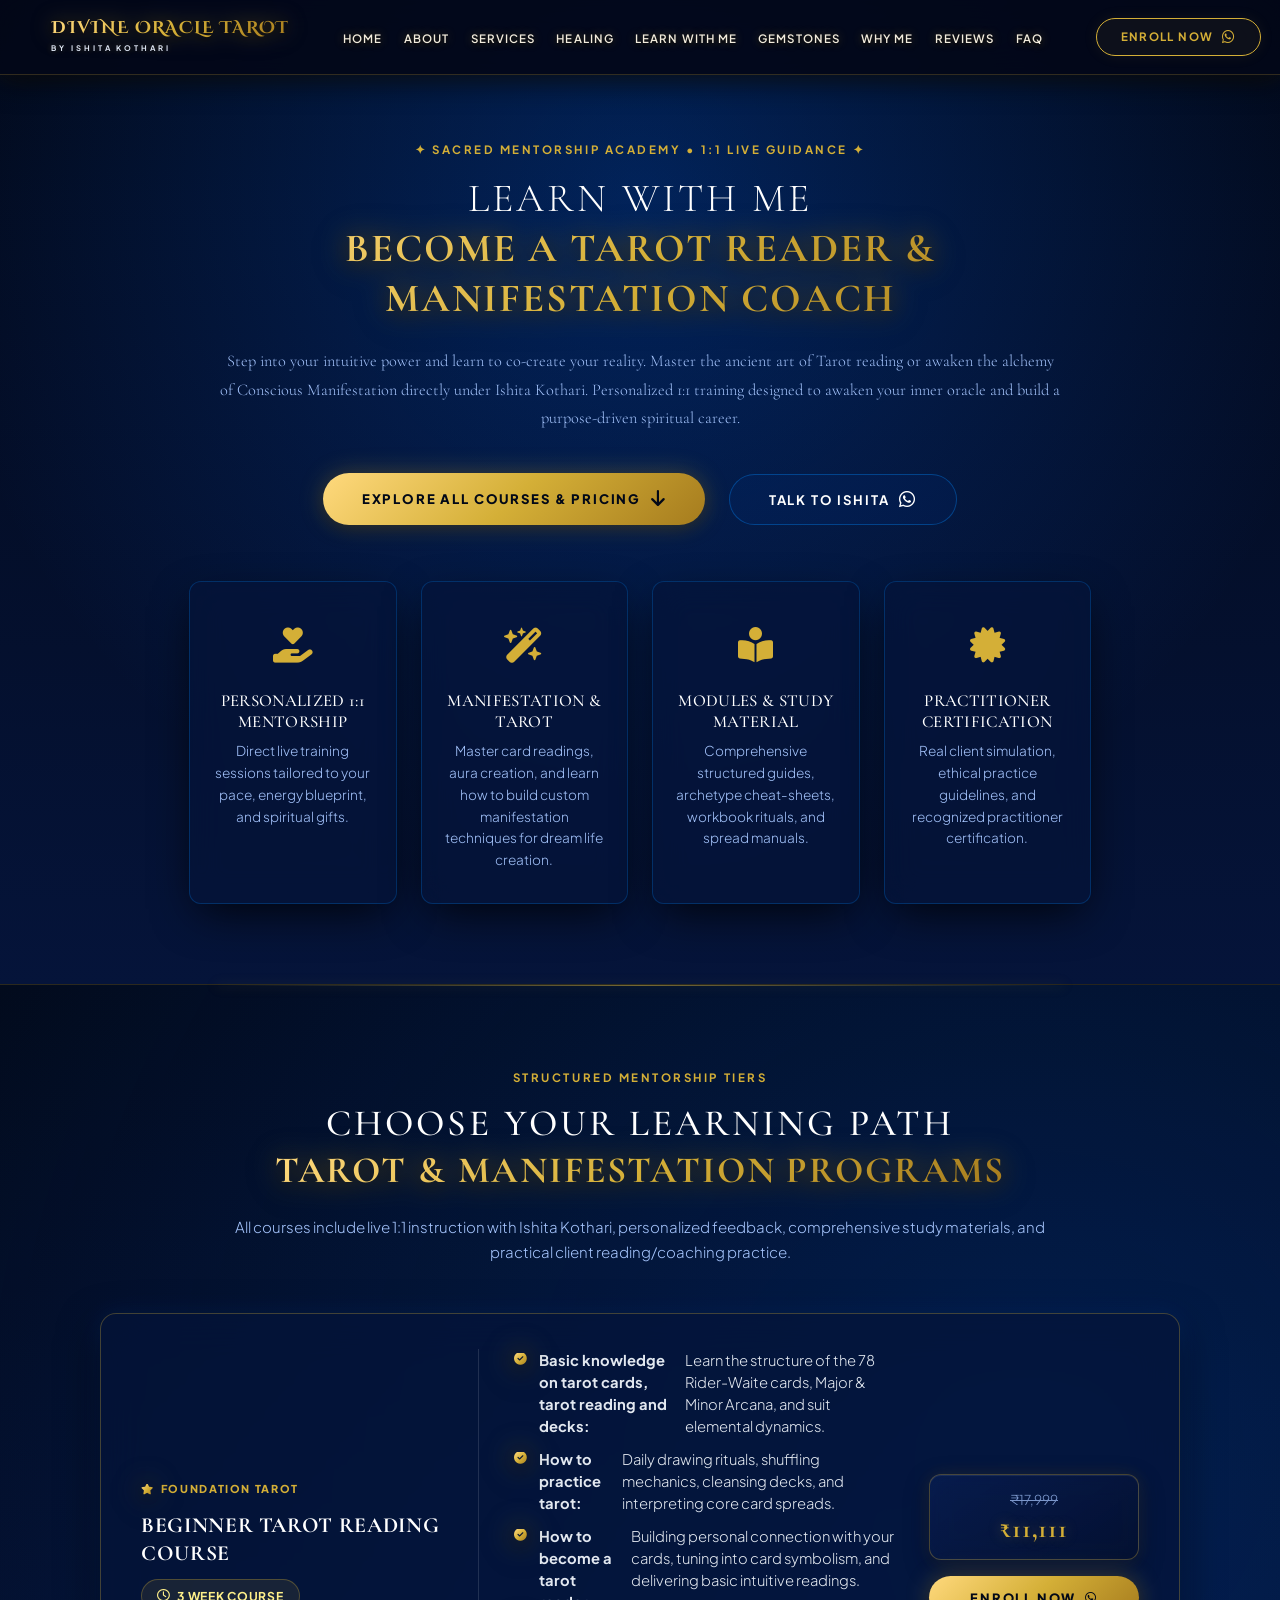
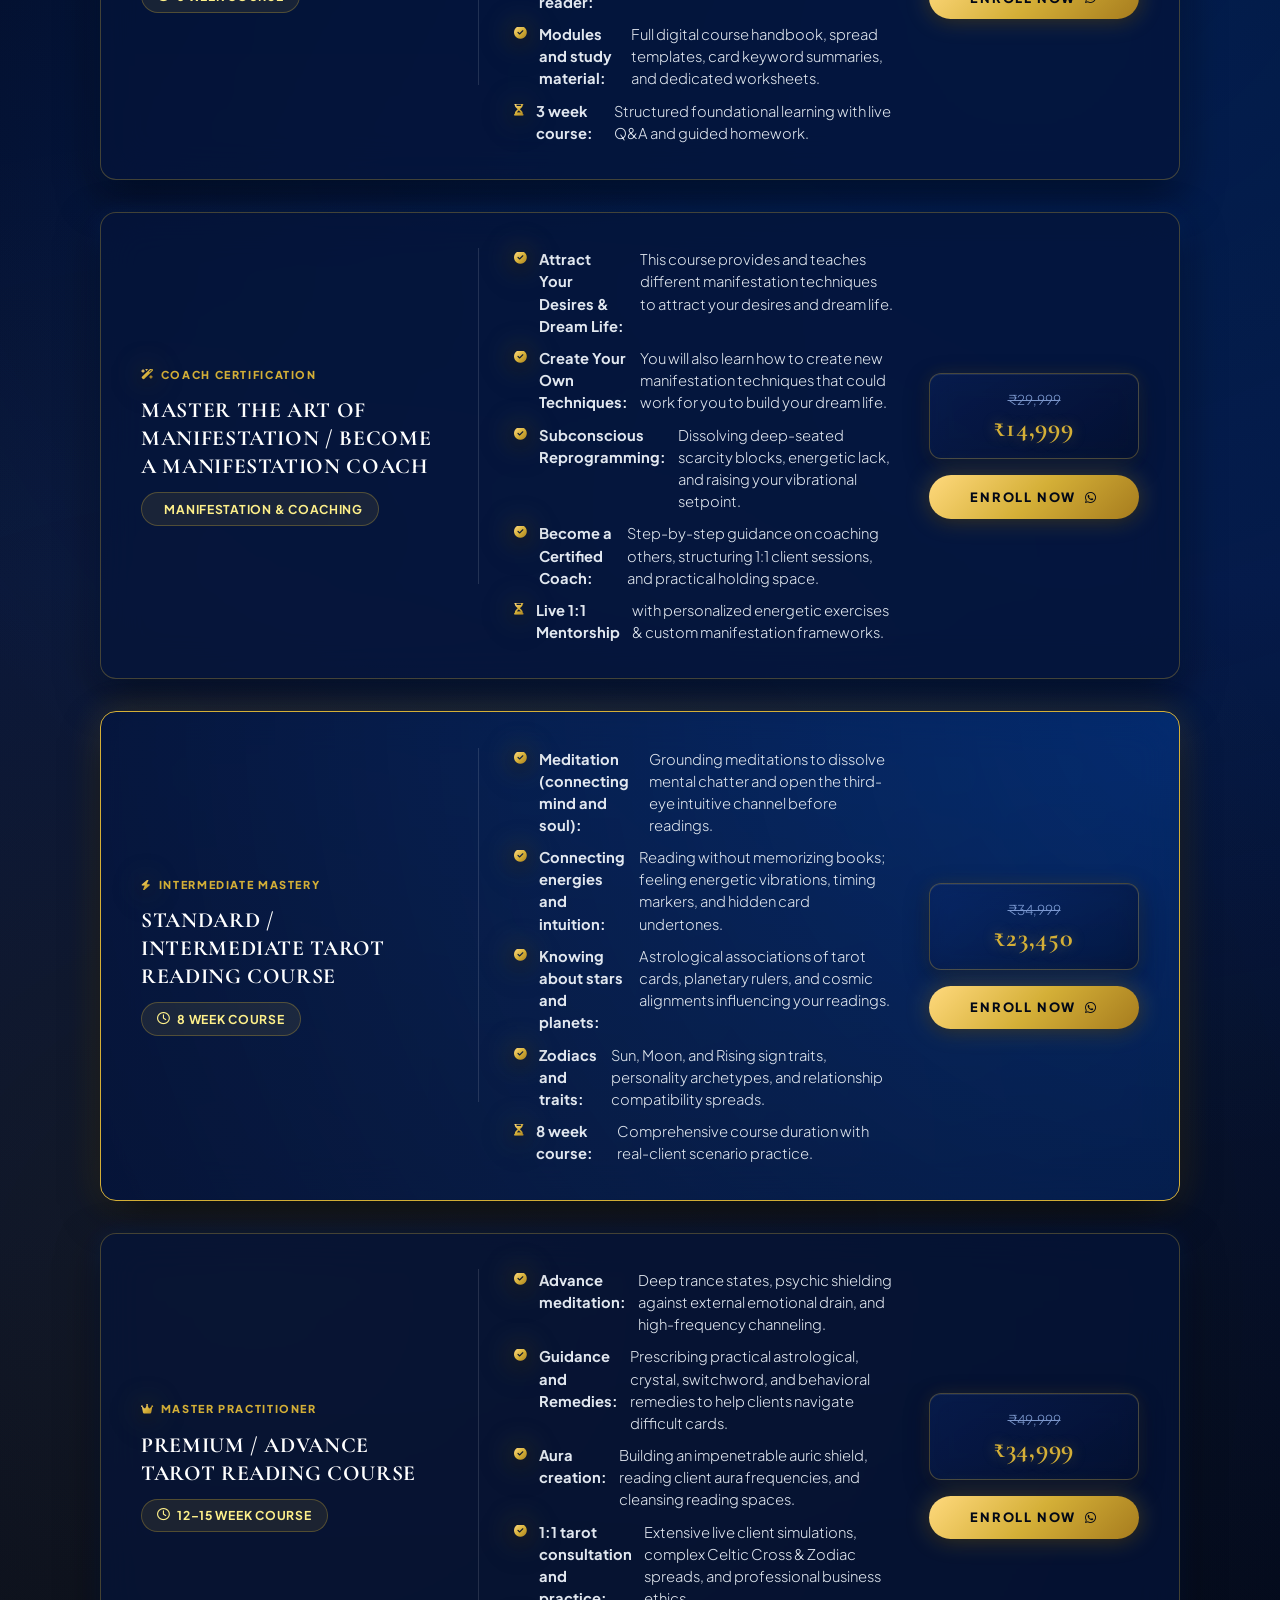
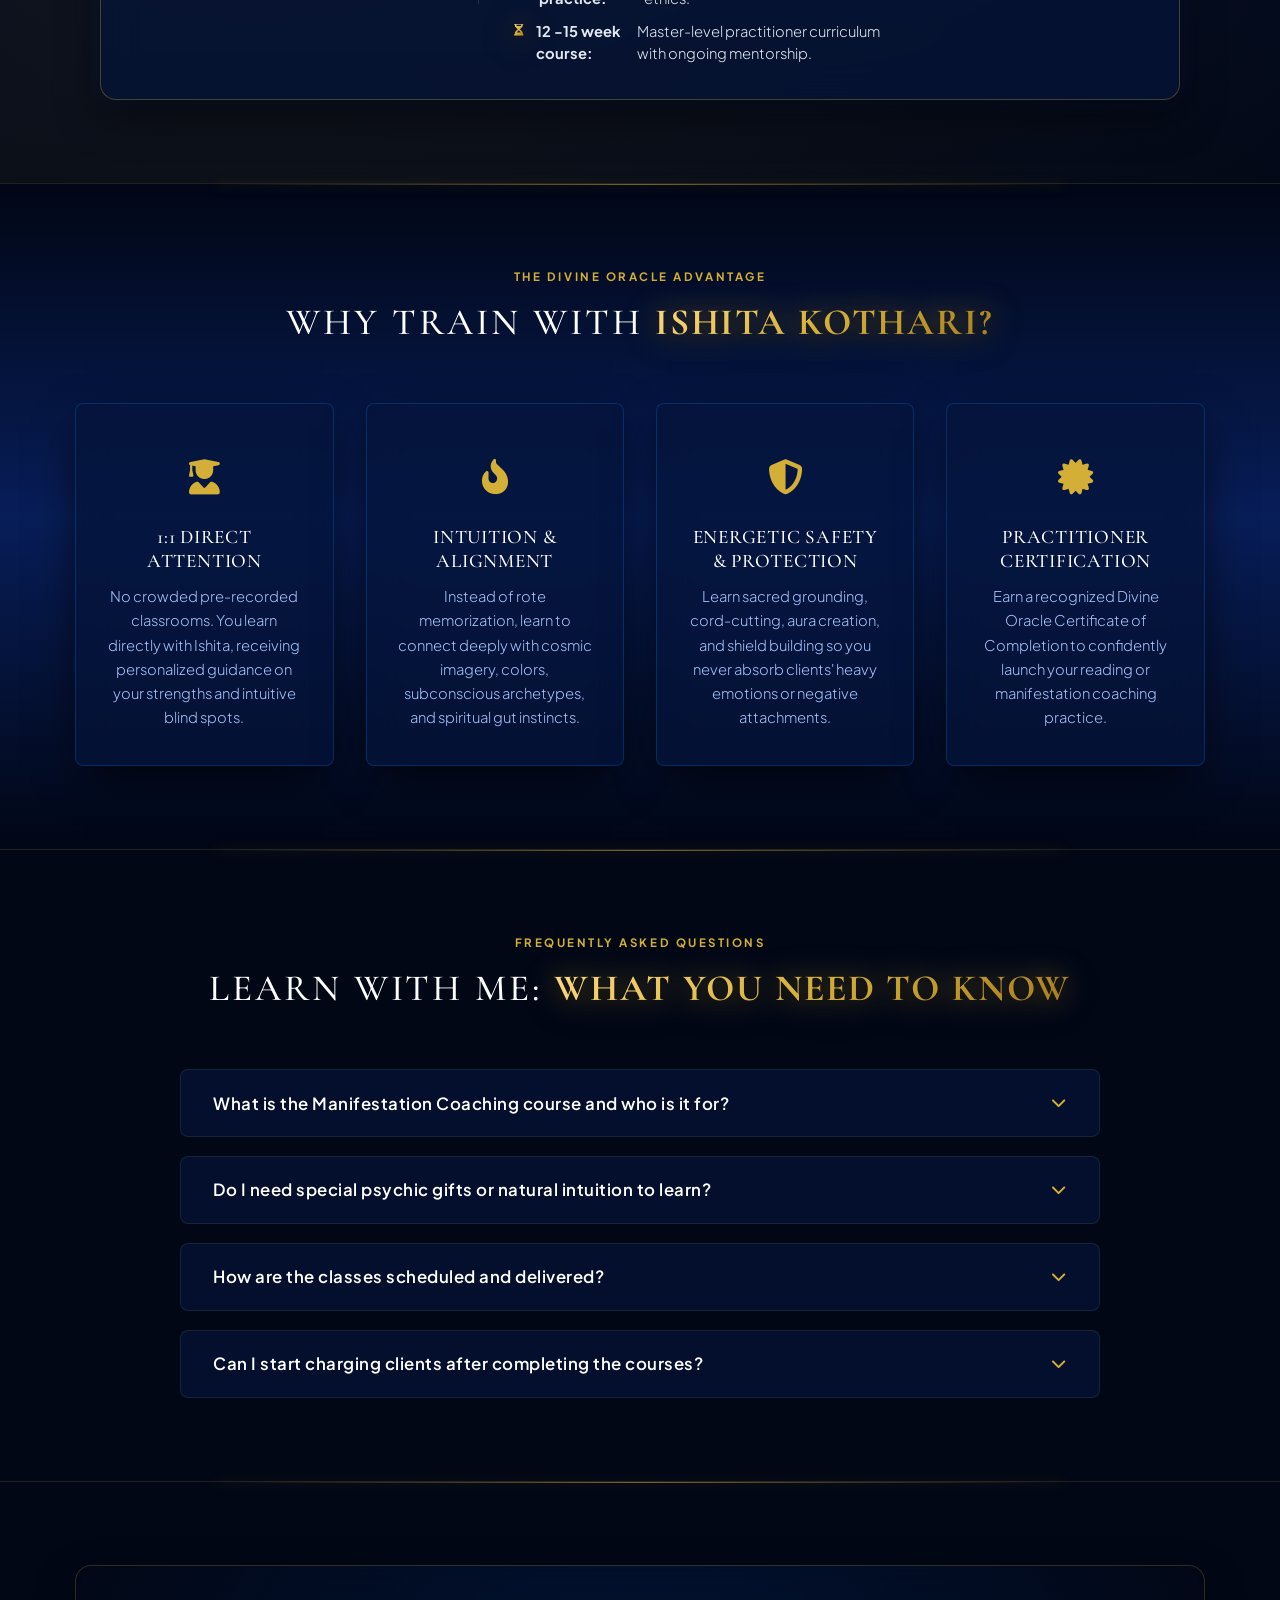
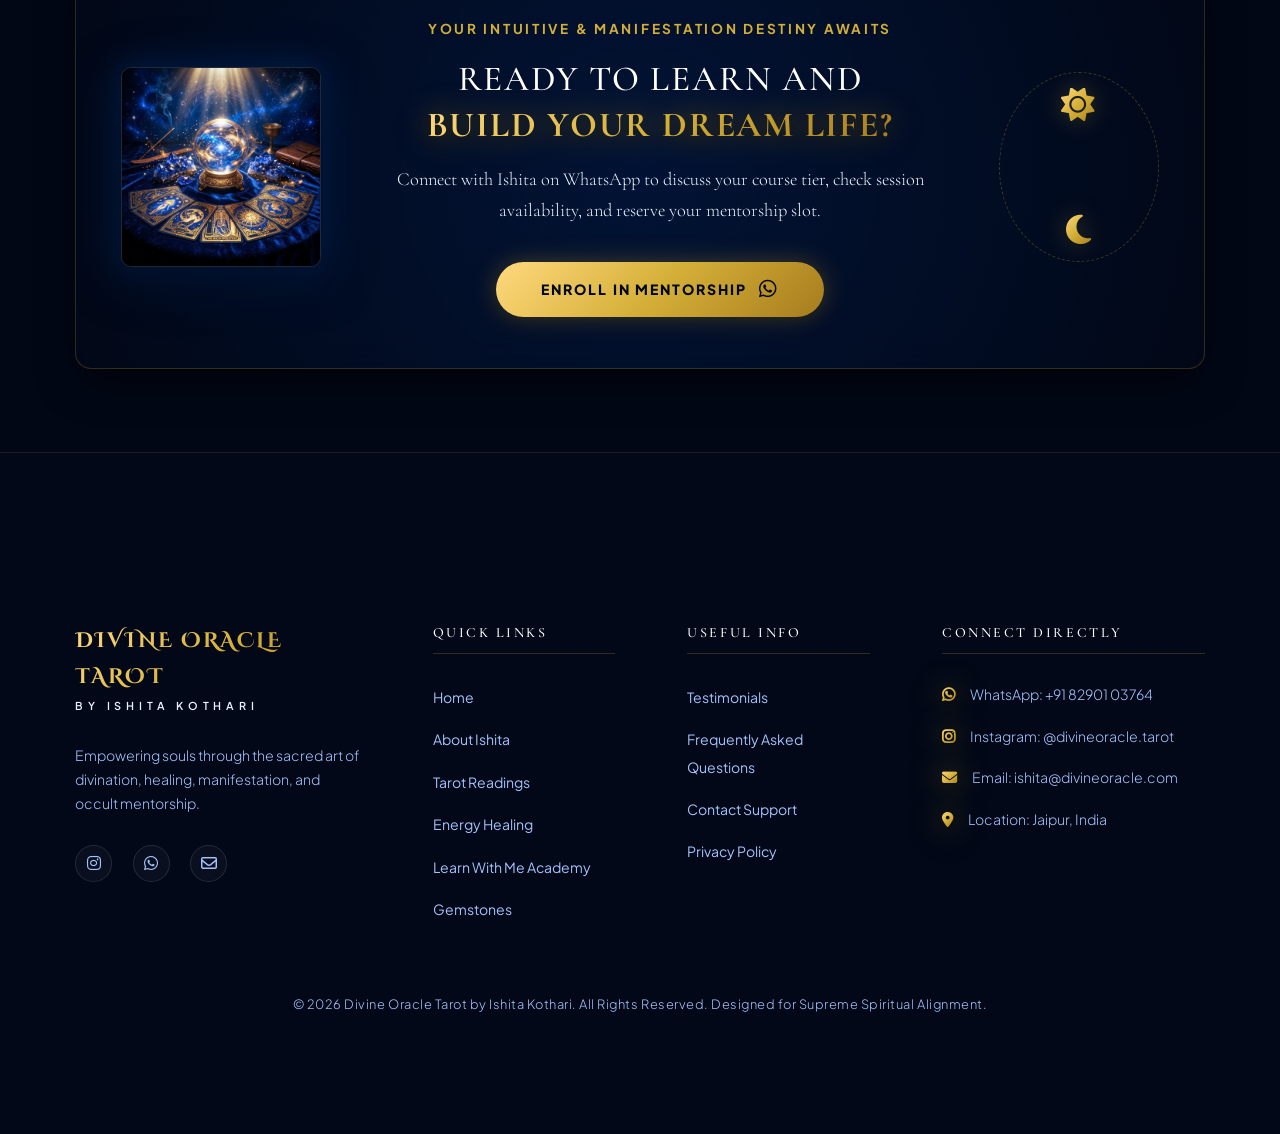
<file: learn-tarot.html>
<!DOCTYPE html>
<html lang="en">
<head>
  <meta charset="UTF-8">
  <meta http-equiv="refresh" content="0; url=learn-with-me.html">
  <link rel="canonical" href="learn-with-me.html">
  <title>Redirecting to Learn With Me...</title>
  <script>
    window.location.replace("learn-with-me.html");
  </script>
</head>
<body style="background:#020817; color:#fef08a; font-family:sans-serif; text-align:center; padding:5rem 1rem;">
  <h2>Redirecting to Learn With Me...</h2>
  <p>If you are not redirected automatically, <a href="learn-with-me.html" style="color:#d4af37;">click here to enter Learn With Me</a>.</p>
</body>
</html>
</file>
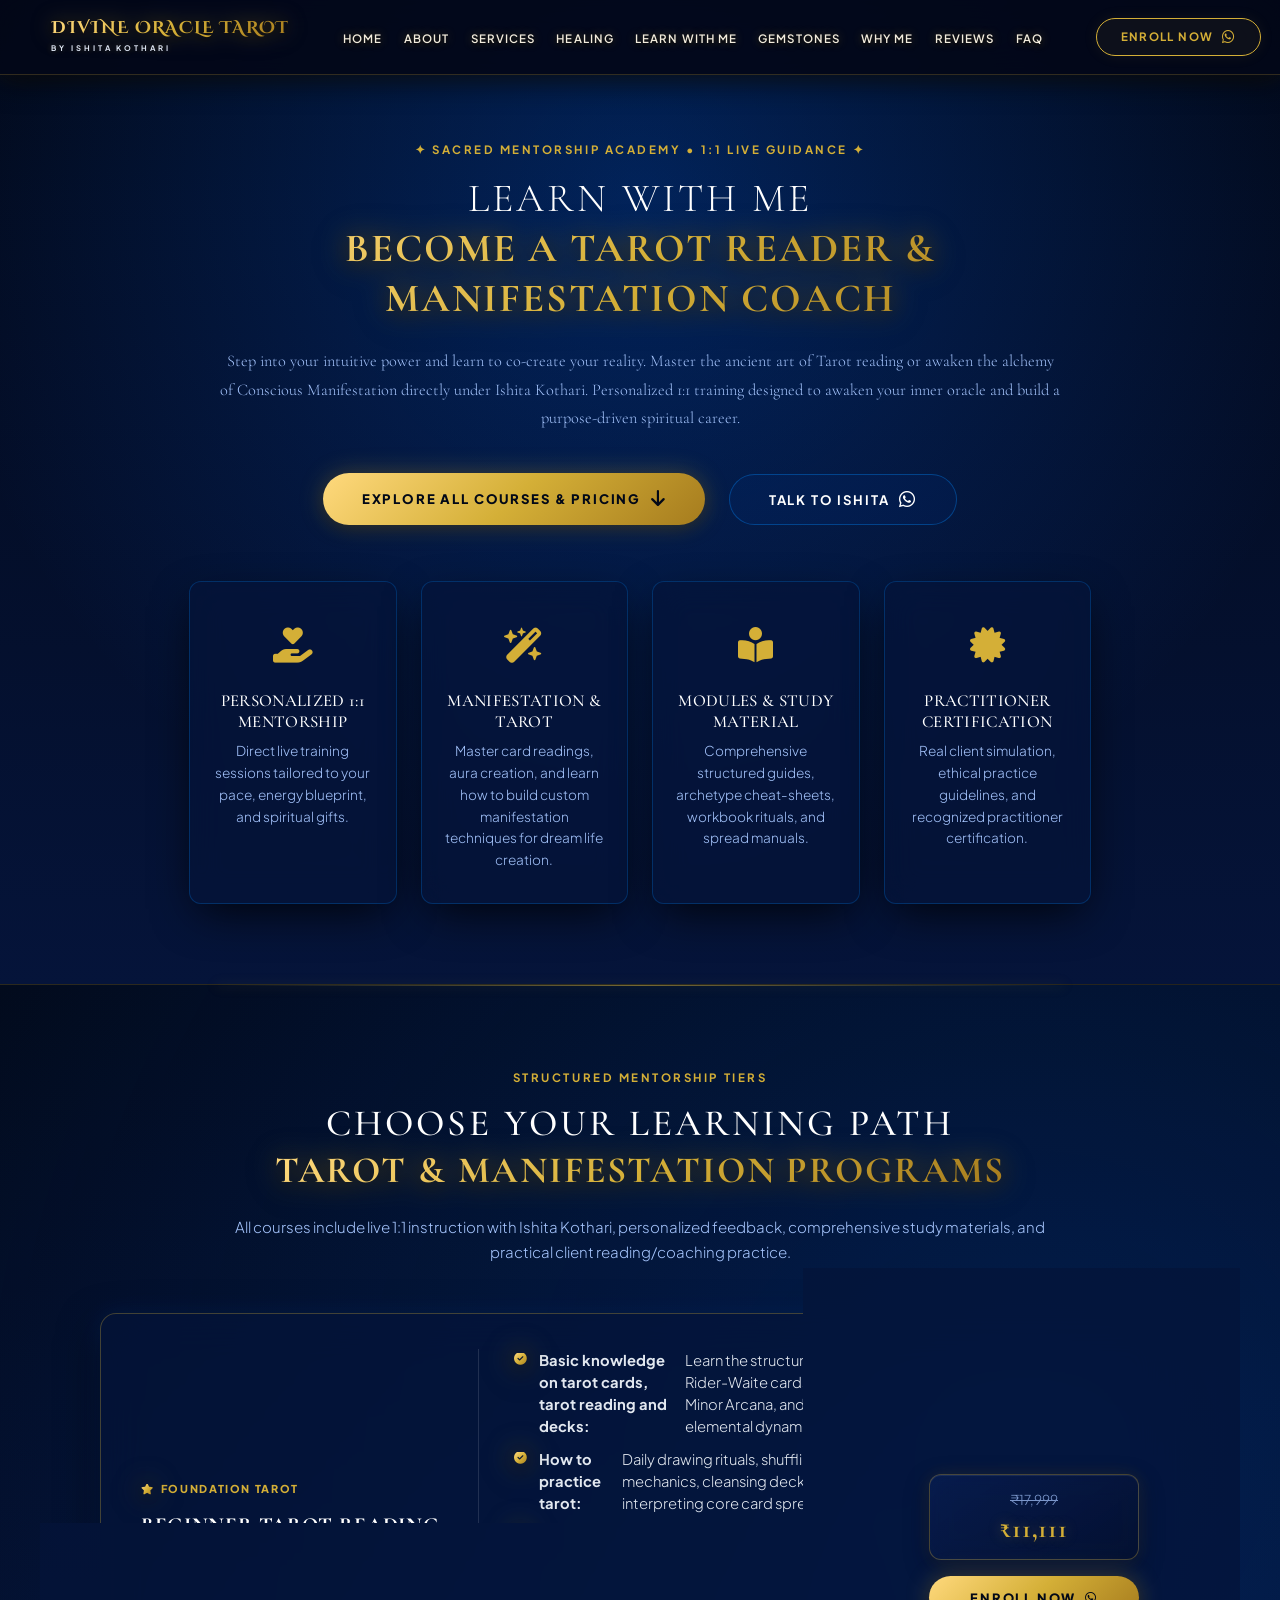
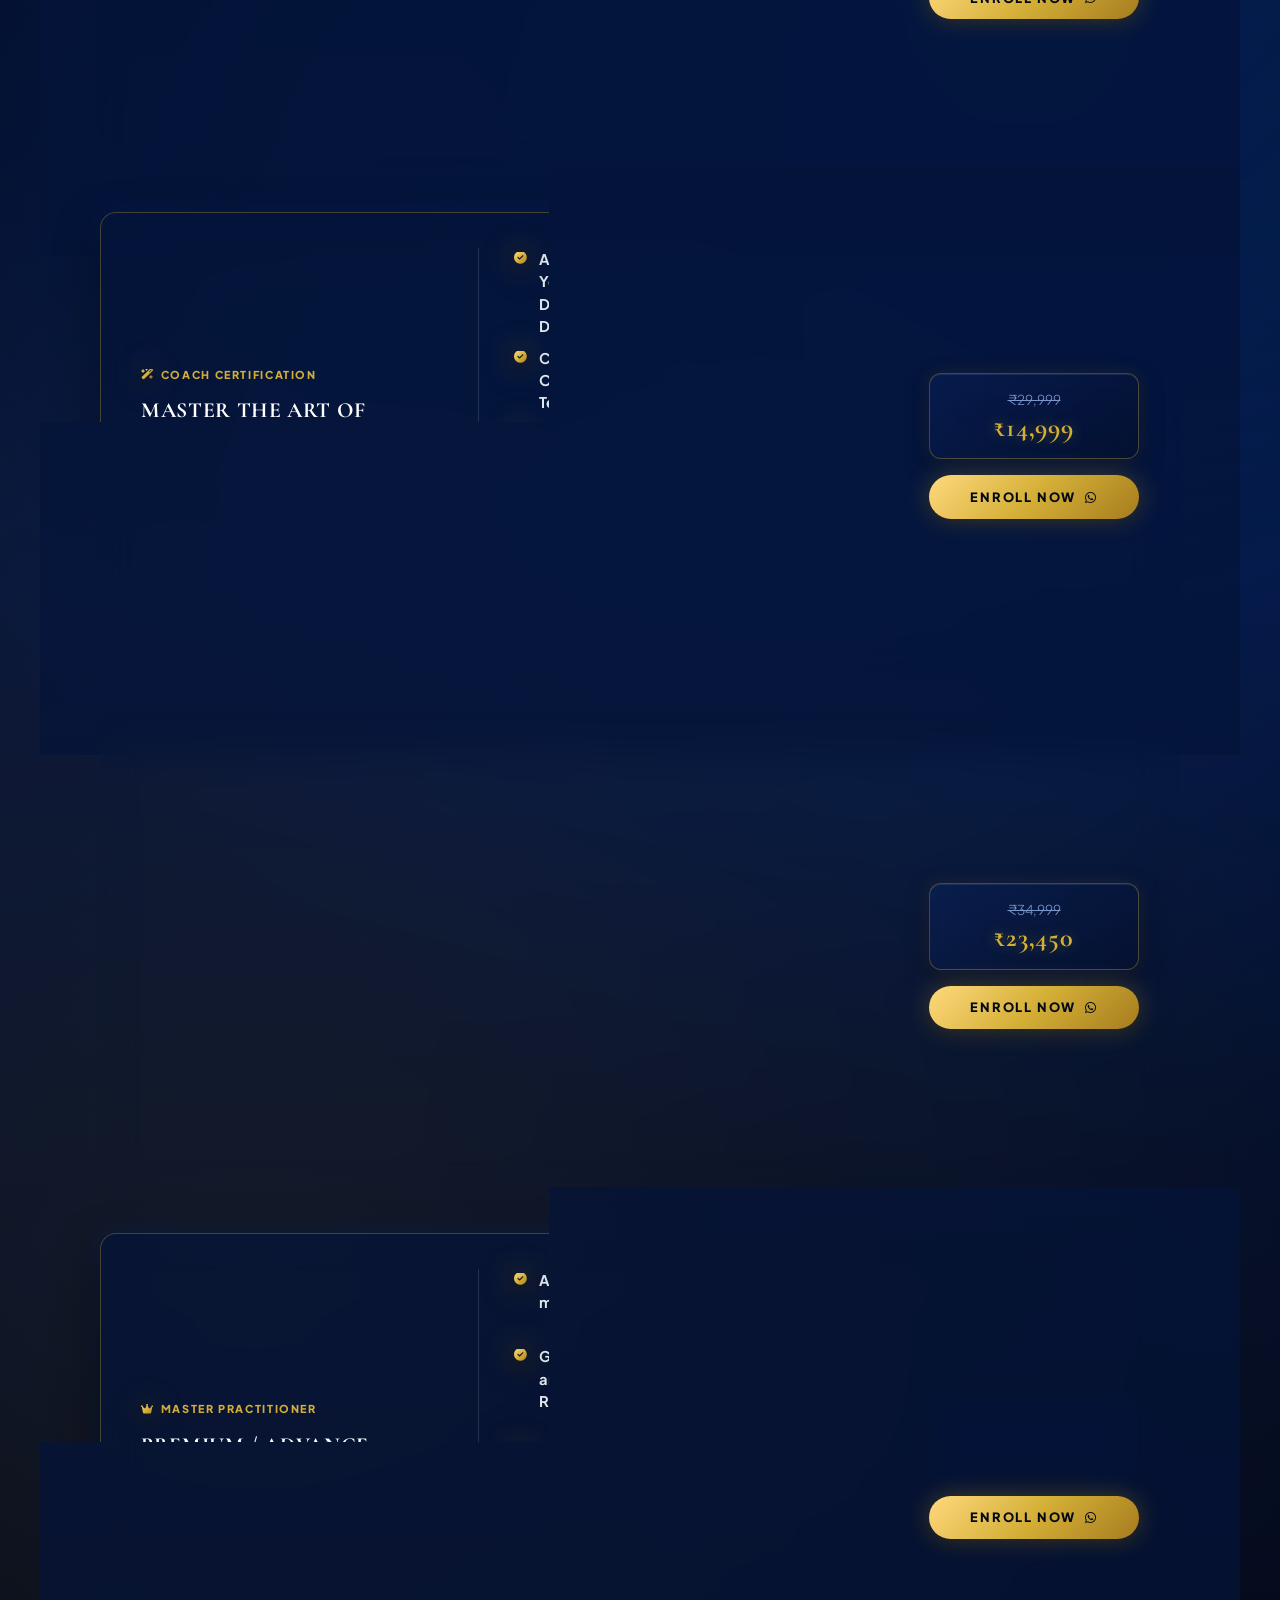
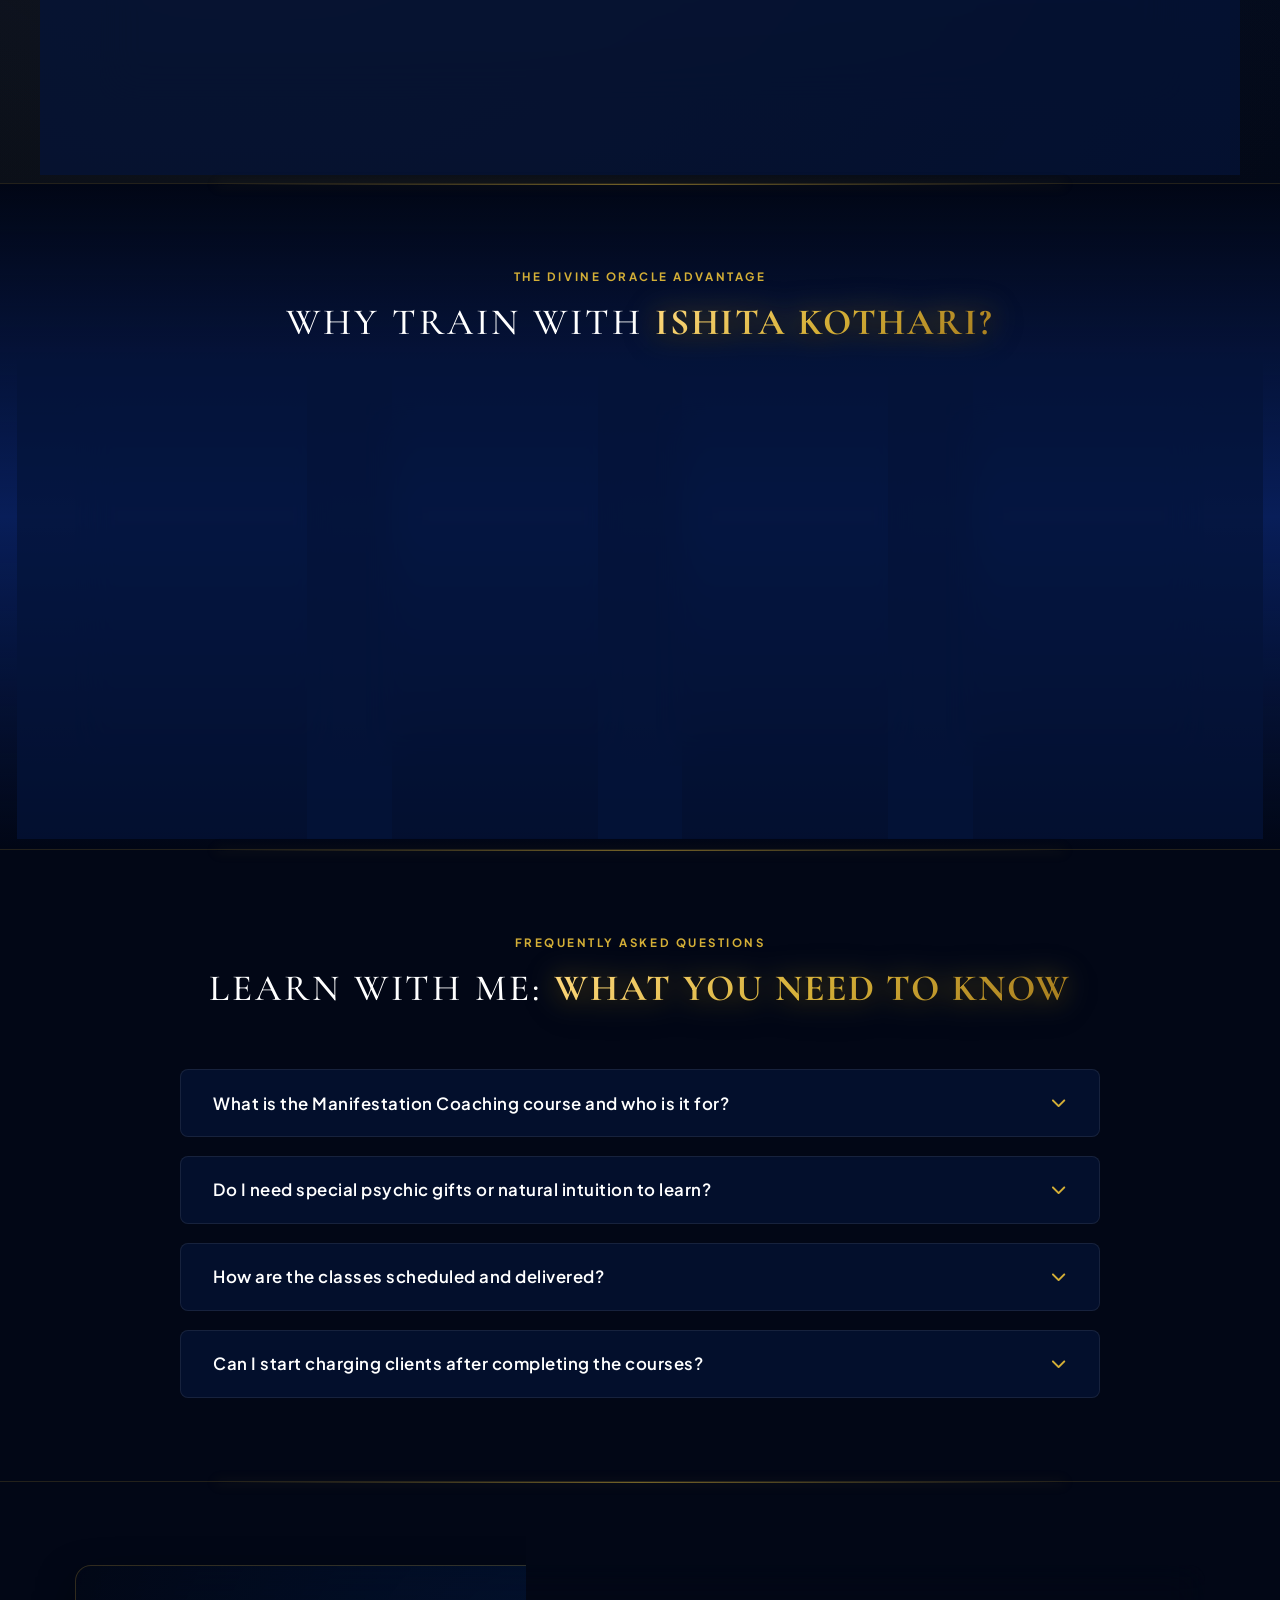
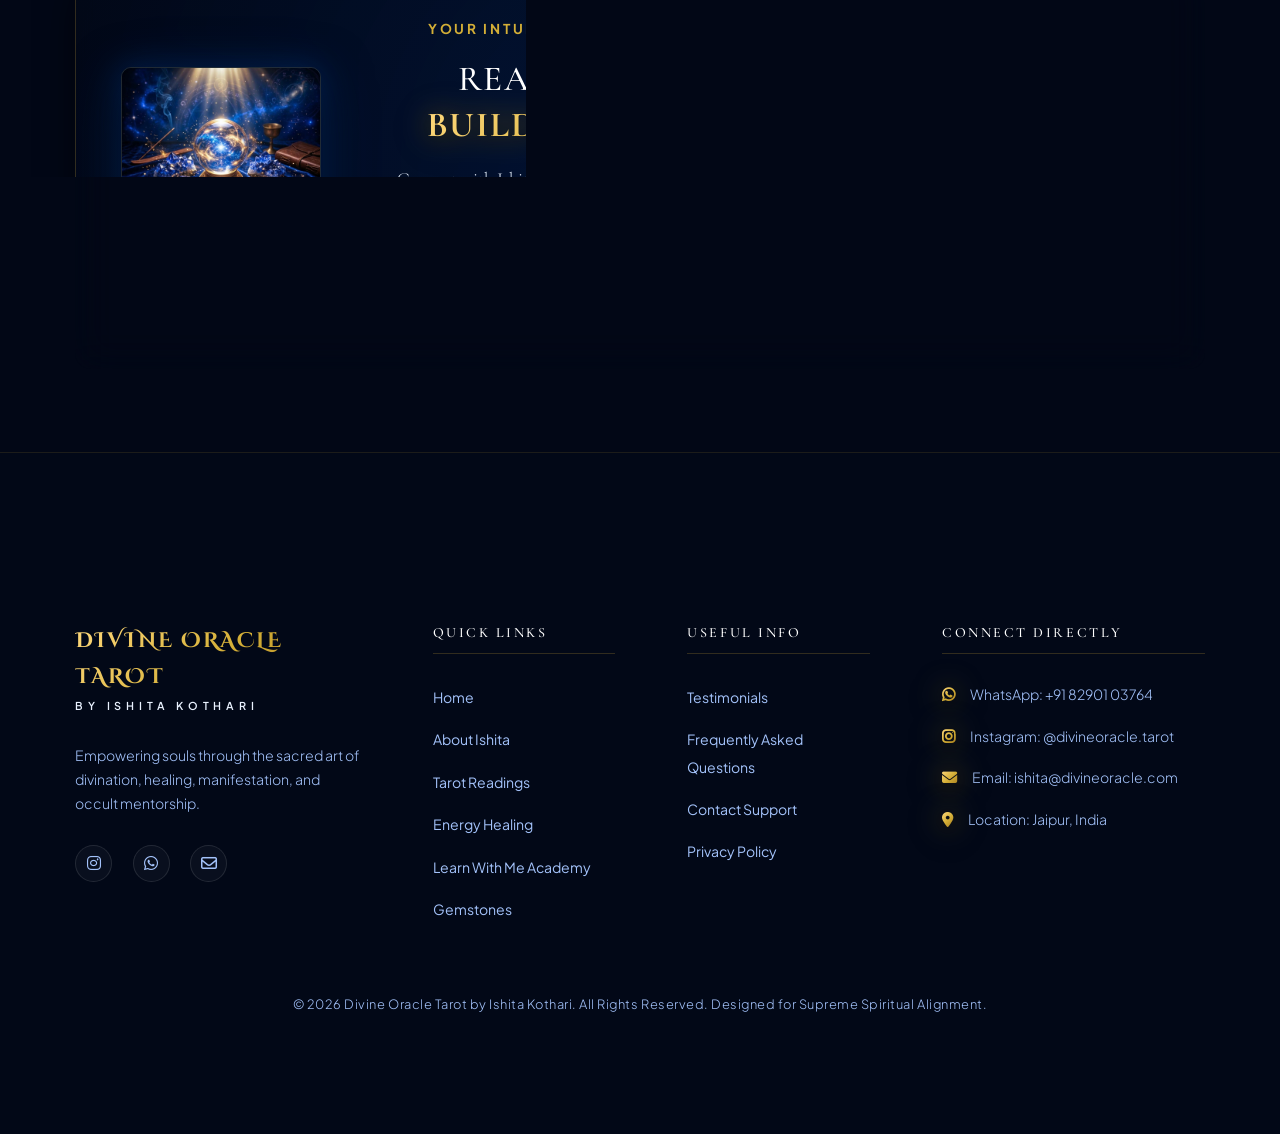
<file: learn-with-me.html>
<!DOCTYPE html>
<html lang="en">
<head>
  <meta charset="UTF-8">
  <meta name="viewport" content="width=device-width, initial-scale=1.0">
  <meta http-equiv="X-UA-Compatible" content="ie=edge">
  <meta name="referrer" content="strict-origin-when-cross-origin">
  <meta http-equiv="X-Content-Type-Options" content="nosniff">
  <meta http-equiv="Permissions-Policy" content="camera=(), microphone=(), geolocation=()">
  
  <title>Learn With Me — Tarot &amp; Manifestation Courses | Divine Oracle Tarot by Ishita Kothari</title>
  <meta name="description" content="Learn With Me: Become a certified Tarot Reader or Master the Art of Manifestation &amp; Become a Manifestation Coach under Ishita Kothari. 1:1 live mentorship, custom techniques, and certification.">
  <meta name="keywords" content="Learn With Me, Learn Tarot Course India, Become a Certified Tarot Reader, Tarot Mentorship, Master the Art of Manifestation, Become a Manifestation Coach, Ishita Kothari, Divine Oracle Tarot, Jaipur">
  <meta name="author" content="Ishita Kothari — Divine Oracle Tarot">
  <meta name="robots" content="index, follow, max-image-preview:large, max-snippet:-1, max-video-preview:-1">
  <link rel="canonical" href="https://divineoracletarot.com/learn-with-me.html">

  <!-- Open Graph / Meta -->
  <meta property="og:type" content="website">
  <meta property="og:site_name" content="Divine Oracle Tarot by Ishita Kothari">
  <meta property="og:locale" content="en_IN">
  <meta property="og:title" content="Learn With Me — Tarot &amp; Manifestation Courses | Divine Oracle Tarot">
  <meta property="og:description" content="Step into your intuitive power and learn Tarot &amp; Manifestation from Ishita Kothari. Beginner to Advanced courses with 1:1 live guidance and certification.">
  <meta property="og:url" content="https://divineoracletarot.com/learn-with-me.html">
  <meta property="og:image" content="images/about_video_poster.jpg">

  <!-- Twitter Card Meta -->
  <meta name="twitter:card" content="summary_large_image">
  <meta name="twitter:title" content="Learn With Me — Tarot &amp; Manifestation Courses | Divine Oracle Tarot">
  <meta name="twitter:description" content="Become a Certified Tarot Reader or Manifestation Coach with 1:1 live mentorship by Ishita Kothari.">
  <meta name="twitter:image" content="images/about_video_poster.jpg">

  <!-- Favicon Links -->
  <link rel="apple-touch-icon" sizes="180x180" href="apple-touch-icon.png">
  <link rel="icon" type="image/png" sizes="32x32" href="favicon-32x32.png">
  <link rel="icon" type="image/png" sizes="16x16" href="favicon-16x16.png">
  <link rel="manifest" href="site.webmanifest">
  <link rel="icon" href="favicon.svg" type="image/svg+xml">
  <meta name="theme-color" content="#020716">

  <!-- Premium Google Fonts: Cinzel Decorative, Cinzel, Cormorant Garamond, Plus Jakarta Sans, Inter -->
  <link rel="preconnect" href="https://fonts.googleapis.com">
  <link rel="preconnect" href="https://fonts.gstatic.com" crossorigin>
  <link href="https://fonts.googleapis.com/css2?family=Cinzel+Decorative:wght@400;700;900&family=Cinzel:wght@400;500;600;700;800;900&family=Cormorant+Garamond:ital,wght@0,300;0,400;0,500;0,600;0,700;1,300;1,400;1,500;1,600;1,700&family=Inter:wght@300;400;500;600;700&family=Plus+Jakarta+Sans:wght@300;400;500;600;700;800&display=swap" rel="stylesheet">

  <!-- FontAwesome Icons -->
  <link rel="stylesheet" href="https://cdnjs.cloudflare.com/ajax/libs/font-awesome/6.4.0/css/all.min.css">
  
  <!-- Core Design Styles -->
  <link rel="stylesheet" href="styles.css?v=4.7">

  <!-- Structured Data (JSON-LD) for Courses -->
  <script type="application/ld+json">
  {
    "@context": "https://schema.org",
    "@type": "ItemList",
    "name": "Divine Oracle Tarot & Manifestation Academy Courses",
    "itemListElement": [
      {
        "@type": "Course",
        "position": 1,
        "name": "Beginner Tarot Reading Course",
        "description": "3-week foundation course covering basic knowledge on tarot cards, decks, practice methods, and how to become a tarot reader.",
        "provider": {
          "@type": "Organization",
          "name": "Divine Oracle Tarot by Ishita Kothari"
        }
      },
      {
        "@type": "Course",
        "position": 2,
        "name": "Standard / Intermediate Tarot Reading Course",
        "description": "8-week mastery program covering meditation, connecting energies and intuition, stars and planets, zodiacs, and major/minor arcana depth.",
        "provider": {
          "@type": "Organization",
          "name": "Divine Oracle Tarot by Ishita Kothari"
        }
      },
      {
        "@type": "Course",
        "position": 3,
        "name": "Advanced Tarot Reading Course",
        "description": "14-week professional certification covering beginner to advanced tarot, remedies, spelljars, angel numbers, crystals, and accreditation.",
        "provider": {
          "@type": "Organization",
          "name": "Divine Oracle Tarot by Ishita Kothari"
        }
      },
      {
        "@type": "Course",
        "position": 4,
        "name": "Master the Art of Manifestation & Become a Manifestation Coach",
        "description": "6-week 1:1 coaching program covering custom manifestation techniques, vibrational mastery, subconscious reprogramming, and professional certification.",
        "provider": {
          "@type": "Organization",
          "name": "Divine Oracle Tarot by Ishita Kothari"
        }
      }
    ]
  }
  </script>
</head>
<body class="page-learn-with-me">

  <!-- Background Cosmic Starfield & Stardust Canvas -->
  <canvas id="stars-canvas"></canvas>
  <canvas id="stardust-canvas"></canvas>

  <!-- ═════════ SITE WRAPPER ═════════ -->
  <div class="site" id="site">
    <!-- Floating Navigation Bar -->
    <header id="header" class="site-header">
      <div class="nav-container">
        <div class="logo">
          <a href="index.html#home">
            <span class="logo-title">DIVINE ORACLE TAROT</span>
            <span class="logo-subtitle">BY ISHITA KOTHARI</span>
          </a>
        </div>
        
        <!-- Hamburger Menu for Mobile -->
        <button class="mobile-nav-toggle" aria-label="Toggle navigation" aria-controls="primary-navigation" aria-expanded="false">
          <span class="hamburger"></span>
        </button>

        <nav id="primary-navigation" class="nav-menu">
          <ul>
            <li><a href="index.html#home" class="nav-link">HOME</a></li>
            <li><a href="index.html#about" class="nav-link">ABOUT</a></li>
            <li><a href="index.html#services" class="nav-link">SERVICES</a></li>
            <li><a href="index.html#healing" class="nav-link">HEALING</a></li>
            <li><a href="learn-with-me.html" class="nav-link active">LEARN WITH ME</a></li>
            <li><a href="index.html#healing-stones" class="nav-link">GEMSTONES</a></li>
            <li><a href="index.html#why-choose" class="nav-link">WHY ME</a></li>
            <li><a href="index.html#testimonials" class="nav-link">REVIEWS</a></li>
            <li><a href="index.html#faq" class="nav-link">FAQ</a></li>
          </ul>
          <div class="mobile-drawer-cta">
            <button class="btn btn-gold-filled" onclick="openBookingModal('Mentorship Course Inquiry', 'Course Enrollment'); closeMobileNav();">ENROLL NOW <i class="fab fa-whatsapp"></i></button>
          </div>
        </nav>

        <div class="nav-actions">
          <button class="btn btn-gold btn-nav" onclick="openBookingModal('Mentorship Course Inquiry', 'Course Enrollment')">ENROLL NOW <i class="fab fa-whatsapp"></i></button>
        </div>
      </div>
    </header>

    <!-- Academy Hero Section -->
    <section class="academy-hero-section">
      <div class="academy-hero-container">
        <span class="section-kicker">✦ SACRED MENTORSHIP ACADEMY • 1:1 LIVE GUIDANCE ✦</span>
        <h1 class="hero-title">LEARN WITH ME<br><span class="gold-text">BECOME A TAROT READER &amp; MANIFESTATION COACH</span></h1>
        
        <p class="hero-desc" style="max-width: 840px; margin: 1.5rem auto 2.5rem;">
          Step into your intuitive power and learn to co-create your reality. Master the ancient art of Tarot reading or awaken the alchemy of Conscious Manifestation directly under Ishita Kothari. Personalized 1:1 training designed to awaken your inner oracle and build a purpose-driven spiritual career.
        </p>

        <div class="hero-ctas" style="justify-content: center;">
          <a href="#courses" class="btn btn-gold-filled">
            EXPLORE ALL COURSES &amp; PRICING <i class="fas fa-arrow-down"></i>
          </a>
          <button class="btn btn-outline" onclick="openBookingModal('Course Consultation with Ishita', 'Mentorship Consultation')">
            TALK TO ISHITA <i class="fab fa-whatsapp"></i>
          </button>
        </div>

        <!-- Academy Highlights Strip -->
        <div class="academy-highlights-grid">
          <div class="academy-highlight-card glass-panel">
            <div class="academy-highlight-icon"><i class="fas fa-hand-holding-heart"></i></div>
            <h4>Personalized 1:1 Mentorship</h4>
            <p>Direct live training sessions tailored to your pace, energy blueprint, and spiritual gifts.</p>
          </div>

          <div class="academy-highlight-card glass-panel">
            <div class="academy-highlight-icon"><i class="fas fa-wand-magic-sparkles"></i></div>
            <h4>Manifestation &amp; Tarot</h4>
            <p>Master card readings, aura creation, and learn how to build custom manifestation techniques for dream life creation.</p>
          </div>

          <div class="academy-highlight-card glass-panel">
            <div class="academy-highlight-icon"><i class="fas fa-book-open-reader"></i></div>
            <h4>Modules &amp; Study Material</h4>
            <p>Comprehensive structured guides, archetype cheat-sheets, workbook rituals, and spread manuals.</p>
          </div>

          <div class="academy-highlight-card glass-panel">
            <div class="academy-highlight-icon"><i class="fas fa-certificate"></i></div>
            <h4>Practitioner Certification</h4>
            <p>Real client simulation, ethical practice guidelines, and recognized practitioner certification.</p>
          </div>
        </div>
      </div>
    </section>

    <!-- Main Courses Section -->
    <section id="courses" class="learn-tarot-section">
      <div class="section-container">
        <span class="section-kicker text-center">STRUCTURED MENTORSHIP TIERS</span>
        <h2 class="section-title text-center">CHOOSE YOUR LEARNING PATH<br><span class="gold-text">TAROT &amp; MANIFESTATION PROGRAMS</span></h2>
        <p class="section-desc text-center">
          All courses include live 1:1 instruction with Ishita Kothari, personalized feedback, comprehensive study materials, and practical client reading/coaching practice.
        </p>

        <div class="tarot-courses-stack">
          
          <!-- Course 1: Beginner Tarot Reading Course -->
          <div class="tarot-course-card glass-panel">
            <div class="course-left-col">
              <span class="course-card-badge"><i class="fas fa-star gold-text"></i> FOUNDATION TAROT</span>
              <h3 class="course-title">BEGINNER TAROT READING COURSE</h3>
              <span class="course-duration-pill"><i class="far fa-clock"></i> 3 WEEK COURSE</span>
            </div>

            <div class="course-divider-col"></div>

            <div class="course-mid-col">
              <ul class="course-curriculum-list">
                <li><i class="fas fa-check-circle gold-text"></i> <strong>Basic knowledge on tarot cards, tarot reading and decks:</strong> Learn the structure of the 78 Rider-Waite cards, Major &amp; Minor Arcana, and suit elemental dynamics.</li>
                <li><i class="fas fa-check-circle gold-text"></i> <strong>How to practice tarot:</strong> Daily drawing rituals, shuffling mechanics, cleansing decks, and interpreting core card spreads.</li>
                <li><i class="fas fa-check-circle gold-text"></i> <strong>How to become a tarot reader:</strong> Building personal connection with your cards, tuning into card symbolism, and delivering basic intuitive readings.</li>
                <li><i class="fas fa-check-circle gold-text"></i> <strong>Modules and study material:</strong> Full digital course handbook, spread templates, card keyword summaries, and dedicated worksheets.</li>
                <li><i class="fas fa-hourglass-half gold-text"></i> <strong>3 week course:</strong> Structured foundational learning with live Q&amp;A and guided homework.</li>
              </ul>
            </div>

            <div class="course-right-col">
              <div class="course-price-box">
                <span class="course-orig-price">₹17,999</span>
                <span class="course-offer-price">₹11,111</span>
              </div>
              <button class="btn btn-gold-filled course-btn" onclick="openBookingModal('Beginner Tarot Reading Course (₹11,111)', 'Tarot Mentorship & Course')">
                ENROLL NOW <i class="fab fa-whatsapp"></i>
              </button>
            </div>
          </div>

          <!-- Course 2: Master the Art of Manifestation / Become a Manifestation Coach -->
          <div class="tarot-course-card glass-panel highlight-border">
            <div class="course-left-col">
              <span class="course-card-badge"><i class="fas fa-wand-magic-sparkles gold-text"></i> COACH CERTIFICATION</span>
              <h3 class="course-title">MASTER THE ART OF MANIFESTATION / BECOME A MANIFESTATION COACH</h3>
              <span class="course-duration-pill"><i class="fas fa-sparkles"></i> MANIFESTATION &amp; COACHING</span>
            </div>

            <div class="course-divider-col"></div>

            <div class="course-mid-col">
              <ul class="course-curriculum-list">
                <li><i class="fas fa-check-circle gold-text"></i> <strong>Attract Your Desires &amp; Dream Life:</strong> This course provides and teaches different manifestation techniques to attract your desires and dream life.</li>
                <li><i class="fas fa-check-circle gold-text"></i> <strong>Create Your Own Techniques:</strong> You will also learn how to create new manifestation techniques that could work for you to build your dream life.</li>
                <li><i class="fas fa-check-circle gold-text"></i> <strong>Subconscious Reprogramming:</strong> Dissolving deep-seated scarcity blocks, energetic lack, and raising your vibrational setpoint.</li>
                <li><i class="fas fa-check-circle gold-text"></i> <strong>Become a Certified Coach:</strong> Step-by-step guidance on coaching others, structuring 1:1 client sessions, and practical holding space.</li>
                <li><i class="fas fa-hourglass-half gold-text"></i> <strong>Live 1:1 Mentorship</strong> with personalized energetic exercises &amp; custom manifestation frameworks.</li>
              </ul>
            </div>

            <div class="course-right-col">
              <div class="course-price-box">
                <span class="course-orig-price">₹29,999</span>
                <span class="course-offer-price">₹14,999</span>
              </div>
              <button class="btn btn-gold-filled course-btn" onclick="openBookingModal('Master the Art of Manifestation / Coach (₹14,999)', 'Manifestation Mentorship & Course')">
                ENROLL NOW <i class="fab fa-whatsapp"></i>
              </button>
            </div>
          </div>

          <!-- Course 3: Standard / Intermediate Tarot Reading Course -->
          <div class="tarot-course-card glass-panel featured-course">
            <div class="course-left-col">
              <span class="course-card-badge"><i class="fas fa-bolt gold-text"></i> INTERMEDIATE MASTERY</span>
              <h3 class="course-title">STANDARD / INTERMEDIATE TAROT READING COURSE</h3>
              <span class="course-duration-pill"><i class="far fa-clock"></i> 8 WEEK COURSE</span>
            </div>

            <div class="course-divider-col"></div>

            <div class="course-mid-col">
              <ul class="course-curriculum-list">
                <li><i class="fas fa-check-circle gold-text"></i> <strong>Meditation (connecting mind and soul):</strong> Grounding meditations to dissolve mental chatter and open the third-eye intuitive channel before readings.</li>
                <li><i class="fas fa-check-circle gold-text"></i> <strong>Connecting energies and intuition:</strong> Reading without memorizing books; feeling energetic vibrations, timing markers, and hidden card undertones.</li>
                <li><i class="fas fa-check-circle gold-text"></i> <strong>Knowing about stars and planets:</strong> Astrological associations of tarot cards, planetary rulers, and cosmic alignments influencing your readings.</li>
                <li><i class="fas fa-check-circle gold-text"></i> <strong>Zodiacs and traits:</strong> Sun, Moon, and Rising sign traits, personality archetypes, and relationship compatibility spreads.</li>
                <li><i class="fas fa-hourglass-half gold-text"></i> <strong>8 week course:</strong> Comprehensive course duration with real-client scenario practice.</li>
              </ul>
            </div>

            <div class="course-right-col">
              <div class="course-price-box">
                <span class="course-orig-price">₹34,999</span>
                <span class="course-offer-price">₹23,450</span>
              </div>
              <button class="btn btn-gold-filled course-btn" onclick="openBookingModal('Standard / Intermediate Tarot Reading Course (₹23,450)', 'Tarot Mentorship & Course')">
                ENROLL NOW <i class="fab fa-whatsapp"></i>
              </button>
            </div>
          </div>

          <!-- Course 4: Premium / Advance Tarot Reading Course -->
          <div class="tarot-course-card glass-panel">
            <div class="course-left-col">
              <span class="course-card-badge"><i class="fas fa-crown gold-text"></i> MASTER PRACTITIONER</span>
              <h3 class="course-title">PREMIUM / ADVANCE TAROT READING COURSE</h3>
              <span class="course-duration-pill"><i class="far fa-clock"></i> 12–15 WEEK COURSE</span>
            </div>

            <div class="course-divider-col"></div>

            <div class="course-mid-col">
              <ul class="course-curriculum-list">
                <li><i class="fas fa-check-circle gold-text"></i> <strong>Advance meditation:</strong> Deep trance states, psychic shielding against external emotional drain, and high-frequency channeling.</li>
                <li><i class="fas fa-check-circle gold-text"></i> <strong>Guidance and Remedies:</strong> Prescribing practical astrological, crystal, switchword, and behavioral remedies to help clients navigate difficult cards.</li>
                <li><i class="fas fa-check-circle gold-text"></i> <strong>Aura creation:</strong> Building an impenetrable auric shield, reading client aura frequencies, and cleansing reading spaces.</li>
                <li><i class="fas fa-check-circle gold-text"></i> <strong>1:1 tarot consultation and practice:</strong> Extensive live client simulations, complex Celtic Cross &amp; Zodiac spreads, and professional business ethics.</li>
                <li><i class="fas fa-hourglass-half gold-text"></i> <strong>12 -15 week course:</strong> Master-level practitioner curriculum with ongoing mentorship.</li>
              </ul>
            </div>

            <div class="course-right-col">
              <div class="course-price-box">
                <span class="course-orig-price">₹49,999</span>
                <span class="course-offer-price">₹34,999</span>
              </div>
              <button class="btn btn-gold-filled course-btn" onclick="openBookingModal('Premium / Advance Tarot Reading Course (₹34,999)', 'Tarot Mentorship & Course')">
                ENROLL NOW <i class="fab fa-whatsapp"></i>
              </button>
            </div>
          </div>

        </div>
      </div>
    </section>

    <!-- Why Learn with Ishita Section -->
    <section class="why-section">
      <div class="section-container">
        <span class="section-kicker text-center">THE DIVINE ORACLE ADVANTAGE</span>
        <h2 class="section-title text-center">WHY TRAIN WITH <span class="gold-text">ISHITA KOTHARI?</span></h2>
        
        <div class="why-grid">
          <div class="why-item glass-panel">
            <div class="why-icon"><i class="fas fa-user-graduate"></i></div>
            <h3>1:1 Direct Attention</h3>
            <p>No crowded pre-recorded classrooms. You learn directly with Ishita, receiving personalized guidance on your strengths and intuitive blind spots.</p>
          </div>

          <div class="why-item glass-panel">
            <div class="why-icon"><i class="fas fa-fire-flame-curved"></i></div>
            <h3>Intuition &amp; Alignment</h3>
            <p>Instead of rote memorization, learn to connect deeply with cosmic imagery, colors, subconscious archetypes, and spiritual gut instincts.</p>
          </div>

          <div class="why-item glass-panel">
            <div class="why-item-icon why-icon"><i class="fas fa-shield-halved"></i></div>
            <h3>Energetic Safety &amp; Protection</h3>
            <p>Learn sacred grounding, cord-cutting, aura creation, and shield building so you never absorb clients' heavy emotions or negative attachments.</p>
          </div>

          <div class="why-item glass-panel">
            <div class="why-icon"><i class="fas fa-certificate"></i></div>
            <h3>Practitioner Certification</h3>
            <p>Earn a recognized Divine Oracle Certificate of Completion to confidently launch your reading or manifestation coaching practice.</p>
          </div>
        </div>
      </div>
    </section>

    <!-- Course FAQ Section -->
    <section class="faq-section">
      <div class="section-container">
        <span class="section-kicker text-center">FREQUENTLY ASKED QUESTIONS</span>
        <h2 class="section-title text-center">LEARN WITH ME: <span class="gold-text">WHAT YOU NEED TO KNOW</span></h2>
        
        <div class="faq-accordion">
          
          <div class="faq-item">
            <button class="faq-trigger">
              <span>What is the Manifestation Coaching course and who is it for?</span>
              <i class="fas fa-chevron-down"></i>
            </button>
            <div class="faq-content">
              <p>The "Master the Art of Manifestation / Become a Manifestation Coach" course teaches diverse manifestation techniques to attract desires and dream life, and guides you on how to invent new manifestation techniques tailored to yourself and clients. It is ideal for anyone seeking personal transformation or aiming to guide others professionally.</p>
            </div>
          </div>

          <div class="faq-item">
            <button class="faq-trigger">
              <span>Do I need special psychic gifts or natural intuition to learn?</span>
              <i class="fas fa-chevron-down"></i>
            </button>
            <div class="faq-content">
              <p>Not at all. Intuition and manifestation abilities are natural human faculties that everyone possesses. Our courses teach you step-by-step how to awaken, tune, and trust your inner guidance and command your reality with intention.</p>
            </div>
          </div>

          <div class="faq-item">
            <button class="faq-trigger">
              <span>How are the classes scheduled and delivered?</span>
              <i class="fas fa-chevron-down"></i>
            </button>
            <div class="faq-content">
              <p>Classes are held 1:1 online via Google Meet or Zoom. We mutually schedule sessions to match your weekly availability. Practical homework, reading reviews, and guided alignment exercises are provided between sessions.</p>
            </div>
          </div>

          <div class="faq-item">
            <button class="faq-trigger">
              <span>Can I start charging clients after completing the courses?</span>
              <i class="fas fa-chevron-down"></i>
            </button>
            <div class="faq-content">
              <p>Yes! Both the advanced Tarot programs and the Manifestation Coach course specifically prepare you with client consultation frameworks, ethical boundaries, remedies, and practical exercises so you can confidently step into professional practice.</p>
            </div>
          </div>

        </div>
      </div>
    </section>

    <!-- Final CTA Banner -->
    <section class="final-cta-section">
      <div class="section-container">
        <div class="cta-banner glass-panel">
          <div class="cta-graphics-left">
            <img src="images/mystical_crystals.png" alt="Mystical Crystals" class="cta-crystal-img">
          </div>
          
          <div class="cta-content-center">
            <span class="cta-kicker">YOUR INTUITIVE &amp; MANIFESTATION DESTINY AWAITS</span>
            <h2>READY TO LEARN AND <span class="gold-text">BUILD YOUR DREAM LIFE?</span></h2>
            <p>Connect with Ishita on WhatsApp to discuss your course tier, check session availability, and reserve your mentorship slot.</p>
            <button class="btn btn-gold-filled btn-large" onclick="openBookingModal('Mentorship Course Inquiry', 'WhatsApp Redirect')">
              ENROLL IN MENTORSHIP <i class="fab fa-whatsapp"></i>
            </button>
          </div>
          
          <div class="cta-graphics-right">
            <div class="sun-moon-graphic">
              <i class="fas fa-sun gold-text"></i>
              <i class="fas fa-moon gold-text"></i>
            </div>
          </div>
        </div>
      </div>
    </section>

    <!-- Site Footer -->
    <footer class="site-footer">
      <div class="section-container">
        <div class="footer-grid">
          
          <!-- Column 1: Brand Info -->
          <div class="footer-col footer-brand">
            <span class="footer-logo">DIVINE ORACLE TAROT</span>
            <span class="footer-tagline">BY ISHITA KOTHARI</span>
            <p class="footer-about">
              Empowering souls through the sacred art of divination, healing, manifestation, and occult mentorship.
            </p>
            <div class="footer-socials">
              <a href="https://www.instagram.com/divineoracle.tarot/" target="_blank" rel="noopener noreferrer" aria-label="Follow us on Instagram"><i class="fab fa-instagram"></i></a>
              <a href="https://wa.me/918290103764" target="_blank" rel="noopener noreferrer" aria-label="Connect on WhatsApp"><i class="fab fa-whatsapp"></i></a>
              <a href="mailto:ishita@divineoracle.com" aria-label="Email us"><i class="far fa-envelope"></i></a>
            </div>
          </div>

          <!-- Column 2: Quick Links -->
          <div class="footer-col">
            <h4>QUICK LINKS</h4>
            <ul class="footer-links">
              <li><a href="index.html#home">Home</a></li>
              <li><a href="index.html#about">About Ishita</a></li>
              <li><a href="index.html#services">Tarot Readings</a></li>
              <li><a href="index.html#healing">Energy Healing</a></li>
              <li><a href="learn-with-me.html">Learn With Me Academy</a></li>
              <li><a href="index.html#healing-stones">Gemstones</a></li>
            </ul>
          </div>

          <!-- Column 3: Useful Links -->
          <div class="footer-col">
            <h4>USEFUL INFO</h4>
            <ul class="footer-links">
              <li><a href="index.html#testimonials">Testimonials</a></li>
              <li><a href="index.html#faq">Frequently Asked Questions</a></li>
              <li><a href="javascript:void(0)" onclick="openBookingModal('General Support', 'General Query')">Contact Support</a></li>
              <li><a href="javascript:void(0)" onclick="alert('This website uses secure SSL encryption. All student session details are strictly confidential.')">Privacy Policy</a></li>
            </ul>
          </div>

          <!-- Column 4: Contact Connect -->
          <div class="footer-col">
            <h4>CONNECT DIRECTLY</h4>
            <ul class="footer-contact">
              <li><i class="fab fa-whatsapp gold-text"></i> <a href="https://wa.me/918290103764" target="_blank" rel="noopener noreferrer" style="color: inherit; text-decoration: none;"><span>WhatsApp: +91 82901 03764</span></a></li>
              <li><i class="fab fa-instagram gold-text"></i> <a href="https://www.instagram.com/divineoracle.tarot/" target="_blank" rel="noopener noreferrer" style="color: inherit; text-decoration: none;"><span>Instagram: @divineoracle.tarot</span></a></li>
              <li><i class="far fa-envelope gold-text"></i> <a href="mailto:ishita@divineoracle.com" style="color: inherit; text-decoration: none;"><span>Email: ishita@divineoracle.com</span></a></li>
              <li><i class="fas fa-map-marker-alt gold-text"></i> <span>Location: Jaipur, India</span></li>
            </ul>
          </div>

        </div>

        <div class="footer-bottom">
          <p>&copy; 2026 Divine Oracle Tarot by Ishita Kothari. All Rights Reserved. Designed for Supreme Spiritual Alignment.</p>
        </div>
      </div>
    </footer>

    <!-- High-Converting Booking/Enrollment Modal -->
    <div id="booking-modal" class="modal-overlay">
      <div class="modal-card booking-modal-card glass-panel">
        <button class="modal-close" onclick="closeBookingModal()">&times;</button>
        
        <div class="booking-modal-header">
          <div class="modal-title-star"><i class="fas fa-circle-notch fa-spin gold-text"></i></div>
          <h3>Begin Your Enrollment</h3>
          <p>Input your coordinates below to connect with Ishita on WhatsApp.</p>
        </div>

        <form id="booking-funnel-form" onsubmit="handleFormSubmission(event)">
          <div class="form-row-split">
            <div class="form-group">
              <label for="modal-service-selected">Selected Course / Service</label>
              <input type="text" id="modal-service-selected" class="form-input text-gold" readonly>
            </div>
            <div class="form-group">
              <label for="modal-format-selected">Format</label>
              <input type="text" id="modal-format-selected" class="form-input text-gold" readonly>
            </div>
          </div>

          <div class="form-section-title">1. Your Personal Coordinates</div>
          <div class="form-row-split">
            <div class="form-group">
              <label for="client-name">Your Full Name <span class="text-gold">*</span></label>
              <input type="text" id="client-name" class="form-input" placeholder="e.g. Aditi Sharma" required>
            </div>
            <div class="form-group">
              <label for="client-dob">Date of Birth <span class="text-gold">*</span></label>
              <input type="date" id="client-dob" class="form-input" required>
            </div>
          </div>

          <div class="form-section-title">2. Your Questions / Course Intentions</div>
          <div class="form-group">
            <label for="client-questions">Your Motivation / Questions for Ishita <span class="text-gold">*</span></label>
            <textarea id="client-questions" class="form-input form-textarea" placeholder="Tell us why you want to learn Tarot or Manifestation, preferred timing, or any questions..." required></textarea>
          </div>

          <button type="submit" class="btn btn-gold-filled w-full" style="margin-top: 1.4rem;">
            CONTINUE ON WHATSAPP <i class="fab fa-whatsapp"></i>
          </button>
        </form>
      </div>
    </div>

  </div> <!-- End site -->

  <!-- Interactive Scripts -->
  <script src="app.js?v=3.9"></script>
</body>
</html>
</file>
<file: styles.css>
/* ==========================================================================
   Divine Oracle Tarot — Refined Design System & Layout Styles
   Author: Antigravity AI
   ========================================================================== */

/* 1. Core Typography & Design System Variables */
:root {
  /* Mystical & Luxury Color System — Electric & Royal Blue Theme */
  --bg-dark: #020817;
  --bg-deep-purple: #05143a;
  --purple-dark: #081e59;
  --purple-medium: #0d2c80;
  --purple-bright: #005ce6;
  --purple-glow: rgba(0, 92, 230, 0.5);
  --purple-nebula: rgba(0, 76, 230, 0.6);
  
  --gold-primary: #d4af37;
  --gold-light: #f5d77f;
  --gold-dark: #aa7c11;
  --gold-gradient: linear-gradient(135deg, #ffd97d 0%, #d4af37 50%, #a67c1e 100%);
  --gold-glow: rgba(212, 175, 55, 0.3);
  
  --white: #ffffff;
  --beige: #eaf2ff; /* Crisp electric blue-tinted white */
  --text-muted: #a3c2fa; /* Soft electric blue text */
  --text-dark: #030a1c;
  
  /* Glassmorphism Configuration */
  --glass-bg: rgba(5, 20, 58, 0.72);
  --glass-border: rgba(0, 140, 255, 0.24);
  --glass-shadow: 0 15px 45px -10px rgba(0, 0, 0, 0.85);
  --glass-glow-shadow: 0 0 35px rgba(0, 92, 230, 0.4);
  
  /* Premium Typography Tokens */
  --font-serif-logo: 'Cinzel Decorative', 'Cinzel', serif;
  --font-serif-header: 'Cormorant Garamond', 'Cinzel', serif;
  --font-serif-body: 'Cormorant Garamond', serif;
  --font-display: 'Cinzel Decorative', 'Cinzel', serif;
  --font-heading: 'Cormorant Garamond', 'Cinzel', serif;
  --font-sans: 'Plus Jakarta Sans', 'Inter', -apple-system, BlinkMacSystemFont, 'Segoe UI', Roboto, sans-serif;
  
  /* Global Layout Variables */
  --transition-smooth: all 0.5s cubic-bezier(0.25, 1, 0.5, 1);
  --transition-bounce: all 0.6s cubic-bezier(0.175, 0.885, 0.32, 1.275);
  --transition-fast: all 0.25s ease;
}

/* 2. Global Resets & HTML Setup */
* {
  box-sizing: border-box;
  margin: 0;
  padding: 0;
  scroll-behavior: smooth;
}

html {
  scroll-behavior: smooth;
  scroll-padding-top: 80px;
}

body {
  background-color: #020716;
  background-image: 
    radial-gradient(ellipse 100% 80% at 50% -10%, rgba(0, 92, 230, 0.45) 0%, transparent 65%),
    radial-gradient(circle at 15% 40%, rgba(0, 70, 210, 0.35) 0%, transparent 50%),
    radial-gradient(circle at 85% 65%, rgba(0, 102, 255, 0.35) 0%, transparent 50%),
    radial-gradient(ellipse 80% 60% at 50% 100%, rgba(5, 20, 58, 0.9) 0%, transparent 70%);
  background-attachment: fixed;
  color: var(--beige);
  font-family: var(--font-sans);
  font-weight: 300;
  line-height: 1.7;
  overflow-x: hidden;
  position: relative;
  min-height: 100vh;
  -webkit-font-smoothing: antialiased;
  -moz-osx-font-smoothing: grayscale;
}

/* Canvas Starfield Background */
#stars-canvas {
  position: fixed;
  top: 0;
  left: 0;
  width: 100%;
  height: 100%;
  z-index: -2;
  pointer-events: none;
}

/* Typography Scale & Refined Alignment */
h1, h2, h3, h4, h5, h6 {
  font-family: var(--font-serif-header);
  font-weight: 500;
  letter-spacing: 0.08em;
  color: var(--white);
  line-height: 1.25;
  text-transform: uppercase;
}

h1 { font-size: clamp(2rem, 3.8vw, 3.2rem); }
h2 { font-size: clamp(1.75rem, 2.8vw, 2.4rem); }
h3 { font-size: clamp(1.2rem, 1.8vw, 1.55rem); }
h4 { font-size: clamp(1.02rem, 1.25vw, 1.22rem); }
h5 { font-size: clamp(0.9rem, 1vw, 1.05rem); }
h6 { font-size: clamp(0.8rem, 0.85vw, 0.92rem); }

p {
  font-size: 1rem;
  color: var(--text-muted);
}

a {
  text-decoration: none;
  color: inherit;
  transition: var(--transition-fast);
}

.gold-text {
  background: var(--gold-gradient);
  -webkit-background-clip: text;
  -webkit-text-fill-color: transparent;
  color: var(--gold-primary);
  display: inline-block;
  font-weight: 800;
  letter-spacing: 0.05em;
  filter: drop-shadow(0 0 14px rgba(212, 175, 55, 0.6)) drop-shadow(0 4px 10px rgba(0, 0, 0, 0.9));
}

.text-center { text-align: center; }
.w-full { width: 100%; }
.mt-auto { margin-top: auto; }

/* 3. Utility Button Layouts & Micro-Interactions */
.btn {
  display: inline-flex;
  align-items: center;
  justify-content: center;
  padding: 0.95rem 2.4rem;
  border-radius: 40px; /* Luxury capsule shape */
  font-family: var(--font-sans);
  font-weight: 700;
  font-size: 0.82rem;
  letter-spacing: 0.14em;
  cursor: pointer;
  transition: var(--transition-smooth);
  position: relative;
  overflow: hidden;
  text-transform: uppercase;
  user-select: none;
  white-space: nowrap;
}

.btn-gold {
  border: 1px solid var(--gold-primary);
  color: var(--gold-primary);
  background: rgba(212, 175, 55, 0.05);
  box-shadow: 0 0 15px rgba(212, 175, 55, 0.08);
}

.btn-gold:hover {
  background: var(--gold-gradient);
  color: var(--bg-dark);
  box-shadow: 0 0 30px var(--gold-glow), 0 0 15px rgba(0, 140, 255, 0.3);
  transform: translateY(-3px) scale(1.02);
}

.btn-gold-filled {
  background: var(--gold-gradient);
  color: var(--bg-dark);
  border: none;
  font-weight: 800;
  box-shadow: 0 0 25px var(--gold-glow), 0 4px 15px rgba(0,0,0,0.4);
}

.btn-gold-filled:hover {
  transform: translateY(-3px) scale(1.02);
  box-shadow: 0 0 40px rgba(212, 175, 55, 0.7), 0 0 25px rgba(0, 102, 255, 0.5);
}

.btn-outline {
  border: 1px solid rgba(0, 140, 255, 0.35);
  color: var(--white);
  background: rgba(0, 92, 230, 0.06);
}

.btn-outline:hover {
  border-color: var(--gold-primary);
  color: var(--gold-primary);
  background: rgba(212, 175, 55, 0.08);
  box-shadow: 0 0 20px rgba(212, 175, 55, 0.25);
  transform: translateY(-3px);
}

.btn-card-booking {
  background: rgba(255, 255, 255, 0.04);
  color: var(--white);
  border: 1px solid rgba(0, 140, 255, 0.28);
  padding: 0.9rem 1.8rem;
  font-size: 0.8rem;
  border-radius: 30px;
  cursor: pointer;
  transition: var(--transition-smooth);
  font-weight: 700;
  letter-spacing: 0.14em;
}

.btn-card-booking:hover {
  background: var(--gold-gradient);
  color: var(--bg-dark);
  border-color: transparent;
  box-shadow: 0 0 25px var(--gold-glow);
  transform: translateY(-3px) scale(1.02);
}

/* 4. Sticky Header Navigation bar */
.site-header {
  position: fixed;
  top: 0;
  left: 0;
  width: 100%;
  z-index: 100;
  background: rgba(3, 7, 24, 0.9);
  backdrop-filter: blur(20px);
  -webkit-backdrop-filter: blur(20px);
  border-bottom: 1px solid rgba(212, 175, 55, 0.22);
  box-shadow: 0 4px 30px rgba(0, 0, 0, 0.8), 0 0 25px rgba(212, 175, 55, 0.1);
  transition: var(--transition-smooth);
}

.site-header.scrolled {
  background: rgba(3, 7, 24, 0.98);
  border-bottom-color: rgba(212, 175, 55, 0.35);
  box-shadow: 0 10px 40px rgba(0, 0, 0, 0.9), 0 0 35px rgba(212, 175, 55, 0.18);
  padding: 0.3rem 0;
}

.nav-container {
  max-width: 1480px;
  width: min(95%, 1480px);
  margin: 0 auto;
  padding: 0.75rem clamp(0.8rem, 1.5vw, 1.75rem);
  display: flex;
  align-items: center;
  justify-content: space-between;
  gap: clamp(1rem, 2vw, 2.5rem);
  min-height: 74px;
}

.logo {
  flex-shrink: 0;
  margin-right: clamp(1rem, 1.8vw, 2.5rem);
}

.logo a {
  display: flex;
  flex-direction: column;
  align-items: flex-start;
}

.logo-title {
  font-family: var(--font-serif-logo);
  font-size: clamp(1.05rem, 1.25vw, 1.3rem);
  font-weight: 600;
  letter-spacing: 0.08em;
  background: var(--gold-gradient);
  -webkit-background-clip: text;
  -webkit-text-fill-color: transparent;
  line-height: 1.15;
  filter: drop-shadow(0 0 10px rgba(212, 175, 55, 0.5)) drop-shadow(0 2px 4px rgba(0, 0, 0, 0.9));
  white-space: nowrap;
}

.logo-subtitle {
  font-family: var(--font-sans);
  font-size: clamp(0.48rem, 0.52vw, 0.55rem);
  font-weight: 700;
  letter-spacing: clamp(0.24em, 0.35vw, 0.38em);
  color: var(--beige);
  margin-top: 3px;
  text-transform: uppercase;
  opacity: 0.95;
  text-shadow: 0 0 6px rgba(212, 175, 55, 0.35);
  white-space: nowrap;
}

.nav-menu {
  display: flex;
  align-items: center;
  justify-content: center;
  flex: 1;
}

.nav-menu ul {
  display: flex;
  list-style: none;
  gap: clamp(0.55rem, 1vw, 1.35rem);
  align-items: center;
  justify-content: center;
  margin: 0;
  padding: 0;
}

.nav-link {
  font-family: var(--font-sans);
  font-size: clamp(0.72rem, 0.78vw, 0.82rem);
  font-weight: 600;
  letter-spacing: clamp(0.06em, 0.08vw, 0.1em);
  color: #f2ecdd;
  position: relative;
  padding: 0.5rem clamp(0.2rem, 0.35vw, 0.45rem);
  white-space: nowrap !important;
  text-shadow: 
    0 2px 4px rgba(0, 0, 0, 0.95),
    0 0 10px rgba(212, 175, 55, 0.45);
  transition: var(--transition-fast);
}

.nav-actions {
  flex-shrink: 0;
  margin-left: clamp(1rem, 1.8vw, 2.5rem);
  display: flex;
  align-items: center;
}

.btn-nav {
  padding: 0.65rem 1.45rem !important;
  font-size: clamp(0.72rem, 0.76vw, 0.8rem) !important;
  letter-spacing: 0.12em !important;
  white-space: nowrap !important;
  display: inline-flex !important;
  align-items: center !important;
  gap: 0.55rem !important;
  line-height: 1 !important;
}

.btn-nav i {
  font-size: 0.9rem;
  color: var(--gold-primary);
  transition: transform 0.25s ease;
}

.btn-nav:hover i {
  transform: scale(1.15);
  color: var(--bg-dark);
}

.nav-link::after {
  content: '';
  position: absolute;
  bottom: -2px;
  left: 50%;
  width: 0;
  height: 2px;
  background: var(--gold-gradient);
  box-shadow: 0 0 8px rgba(212, 175, 55, 0.85), 0 0 16px rgba(212, 175, 55, 0.45);
  border-radius: 2px;
  transition: var(--transition-smooth);
  transform: translateX(-50%);
}

.nav-link:hover, .nav-link.active {
  color: #fff4cb;
  text-shadow: 
    0 0 8px rgba(212, 175, 55, 0.95),
    0 0 18px rgba(212, 175, 55, 0.75),
    0 0 30px rgba(212, 175, 55, 0.5);
}

.nav-link:hover::after, .nav-link.active::after {
  width: 100%;
}

.mobile-drawer-cta {
  display: none !important;
}

.mobile-nav-toggle {
  display: none;
  background: transparent;
  border: none;
  cursor: pointer;
  padding: 0.6rem;
}

.hamburger {
  display: block;
  width: 24px;
  height: 2px;
  background: var(--gold-primary);
  position: relative;
  transition: var(--transition-smooth);
}

.hamburger::before, .hamburger::after {
  content: '';
  position: absolute;
  width: 24px;
  height: 2px;
  background: var(--gold-primary);
  left: 0;
  transition: var(--transition-smooth);
}

.hamburger::before { top: -8px; }
.hamburger::after { top: 8px; }

/* 5. Hero Section Alignment */
.hero-section {
  min-height: 100vh;
  display: flex;
  align-items: center;
  justify-content: center;
  padding: 110px 0 4rem 0;
  box-sizing: border-box;
  position: relative;
  background: radial-gradient(circle at 80% 20%, var(--purple-nebula) 0%, transparent 65%);
}

.hero-container {
  max-width: 1450px;
  width: 92%;
  margin: 0 auto;
  padding: 2.5rem 1rem;
  display: grid;
  grid-template-columns: 1.25fr 1fr;
  gap: 4.5rem;
  align-items: center;
}

.hero-content {
  display: flex;
  flex-direction: column;
  align-items: flex-start;
  text-align: left;
  z-index: 10;
}

.hero-kicker {
  font-family: var(--font-sans);
  font-size: 0.78rem;
  font-weight: 700;
  letter-spacing: 0.28em;
  color: var(--gold-primary);
  margin-bottom: 1.2rem;
  text-transform: uppercase;
}

.hero-title {
  font-size: 2.5rem;
  line-height: 1.25;
  font-weight: 300;
  margin-bottom: 1.4rem;
  letter-spacing: 0.08em;
  text-transform: uppercase;
}

.hero-author-badge {
  display: inline-flex;
  align-items: center;
  gap: 1rem;
  margin-bottom: 2rem;
  border-top: 1px solid rgba(212, 175, 55, 0.22);
  border-bottom: 1px solid rgba(212, 175, 55, 0.22);
  padding: 0.75rem 0.6rem;
  align-self: flex-start;
}

.accent-star {
  color: var(--gold-primary);
  font-size: 0.9rem;
  animation: pulse-star 3.2s infinite ease-in-out;
}

.hero-author-badge h2 {
  font-family: var(--font-serif-header);
  font-size: 0.82rem;
  font-weight: 500;
  letter-spacing: 0.16em;
  color: var(--beige);
}

.hero-desc {
  font-family: var(--font-serif-body);
  font-size: 1.02rem;
  line-height: 1.75;
  color: var(--text-muted);
  margin-bottom: 2.2rem;
  font-weight: 300;
  max-width: 580px;
}

.hero-ctas {
  display: flex;
  gap: 1.5rem;
  margin-bottom: 3.2rem;
  align-items: center;
}

.hero-ctas .btn i {
  margin-left: 10px;
  font-size: 1.15rem;
}

.hero-trust-strip {
  display: flex;
  gap: 2.4rem;
  border-left: 2px solid var(--gold-primary);
  padding-left: 1.8rem;
  align-items: center;
}

.trust-item {
  display: flex;
  align-items: center;
  gap: 0.7rem;
}

.trust-item i {
  color: var(--gold-primary);
  font-size: 1.05rem;
}

.trust-item span {
  font-family: var(--font-sans);
  font-size: 0.68rem; /* Increased slightly for clear micro label resolution */
  font-weight: 500;
  letter-spacing: 0.08em;
  color: var(--beige);
  text-transform: uppercase;
}

/* Immersive 3D Visual Viewport Alignment (Right Panel) */
.hero-visual-viewport {
  position: relative;
  width: 100%;
  height: 520px;
  display: flex;
  align-items: center;
  justify-content: center;
  perspective: 1000px;
  transform-style: preserve-3d;
}

.nebula-glow.3d-nebula {
  position: absolute;
  width: 480px;
  height: 480px;
  border-radius: 50%;
  background: radial-gradient(circle, #005ce6 0%, #05143a 50%, transparent 75%);
  opacity: 0.65;
  filter: blur(60px);
  z-index: 1;
  pointer-events: none;
}

.spatial-3d-stage {
  position: relative;
  width: 100%;
  height: 100%;
  z-index: 5;
  transform-style: preserve-3d;
  display: flex;
  align-items: center;
  justify-content: center;
  will-change: transform;
}

.spatial-card {
  position: absolute;
  width: 210px;
  height: 340px;
  border-radius: 14px;
  transform-style: preserve-3d;
  cursor: pointer;
  box-shadow: 
    0 20px 50px rgba(0, 0, 0, 0.75),
    0 0 25px rgba(0, 92, 230, 0.4),
    0 0 2px var(--gold-primary);
  transition: box-shadow 0.4s ease, filter 0.4s ease, opacity 0.4s ease;
  will-change: transform;
}

.spatial-card:hover {
  box-shadow: 
    0 35px 80px rgba(0, 0, 0, 0.9),
    0 0 45px rgba(0, 240, 255, 0.6),
    0 0 20px rgba(212, 175, 55, 0.8);
}

.card-depth-shadow {
  position: absolute;
  top: 100%;
  left: 10%;
  width: 80%;
  height: 25px;
  border-radius: 50%;
  background: radial-gradient(ellipse, rgba(0, 0, 0, 0.6) 0%, transparent 70%);
  transform: rotateX(90deg) translateZ(-40px);
  pointer-events: none;
  filter: blur(8px);
  opacity: 0.7;
}

.spatial-badge {
  position: absolute;
  bottom: -35px;
  left: 50%;
  transform: translateX(-50%) translateZ(20px);
  background: rgba(3, 12, 36, 0.88);
  border: 1px solid var(--gold-primary);
  color: var(--gold-light);
  font-family: var(--font-sans);
  font-size: 0.68rem;
  font-weight: 700;
  letter-spacing: 0.15em;
  padding: 0.35rem 0.95rem;
  border-radius: 20px;
  box-shadow: 0 4px 15px rgba(0,0,0,0.5), 0 0 10px rgba(212,175,55,0.3);
  text-transform: uppercase;
  white-space: nowrap;
  pointer-events: none;
  opacity: 0;
  transition: opacity 0.3s ease, transform 0.3s ease;
}

.spatial-card:hover .spatial-badge {
  opacity: 1;
  transform: translateX(-50%) translateZ(45px);
}

.spatial-light-orb {
  position: absolute;
  border-radius: 50%;
  pointer-events: none;
  filter: blur(35px);
  z-index: 2;
  animation: float-orb 10s infinite ease-in-out alternate;
}

.spatial-light-orb.orb-gold {
  width: 180px;
  height: 180px;
  background: radial-gradient(circle, rgba(255, 217, 125, 0.3) 0%, transparent 70%);
  top: 15%;
  left: 20%;
}

.spatial-light-orb.orb-cyan {
  width: 220px;
  height: 220px;
  background: radial-gradient(circle, rgba(0, 240, 255, 0.25) 0%, transparent 70%);
  bottom: 15%;
  right: 15%;
  animation-delay: -5s;
}

@keyframes float-orb {
  0% { transform: translate3d(0, 0, -50px); }
  100% { transform: translate3d(30px, -40px, 50px); }
}

/* Astrology Mandala Layout */
.mandala-container {
  position: absolute;
  width: 440px;
  height: 440px;
  z-index: 2;
  display: flex;
  align-items: center;
  justify-content: center;
  pointer-events: none;
}

.mandala-wheel {
  position: absolute;
  width: 100%;
  height: 100%;
  transform-origin: center;
  filter: drop-shadow(0 0 12px rgba(212, 175, 55, 0.18));
}

.mandala-outer {
  animation: spin-clockwise 80s linear infinite;
  opacity: 0.65;
}

.mandala-inner {
  width: 82%;
  height: 82%;
  animation: spin-counter-clockwise 60s linear infinite;
  opacity: 0.58;
}

/* Levitating 3D Tarot Cards Layout */
.cards-3d-wrapper {
  position: relative;
  width: 100%;
  height: 100%;
  z-index: 5;
  transform-style: preserve-3d;
  display: flex;
  align-items: center;
  justify-content: center;
}

.tarot-card-3d {
  position: absolute;
  width: 200px;
  height: 330px;
  border-radius: 12px;
  transform-style: preserve-3d;
  cursor: pointer;
  transition: transform 0.12s ease-out, box-shadow 0.3s ease;
  box-shadow: 0 15px 40px rgba(0, 0, 0, 0.65), 0 0 1px var(--gold-primary);
}

.tarot-card-3d:hover {
  box-shadow: 0 25px 60px rgba(0, 0, 0, 0.75), 0 0 30px var(--gold-glow), 0 0 12px rgba(212, 175, 55, 0.45);
}

.card-inner {
  width: 100%;
  height: 100%;
  border-radius: 12px;
  overflow: hidden;
  border: 1px solid var(--glass-border);
  position: relative;
  background-color: var(--bg-dark);
}

.card-img {
  width: 100%;
  height: 100%;
  object-fit: cover;
  display: block;
}

/* Specular glare overlay */
.card-glow {
  position: absolute;
  top: 0;
  left: 0;
  width: 100%;
  height: 100%;
  background: linear-gradient(135deg, rgba(255,255,255,0.12) 0%, rgba(255,255,255,0) 50%, rgba(0,0,0,0.12) 100%);
  z-index: 6;
  pointer-events: none;
  mix-blend-mode: overlay;
  transition: var(--transition-smooth);
}

/* Hover position states */
.card-star {
  transform: translate3d(-65px, -20px, 40px) rotateY(-8deg) rotateX(6deg) rotateZ(-6deg);
  animation: float-card-1 8.5s infinite ease-in-out;
}

.card-moon {
  transform: translate3d(85px, 30px, 0px) rotateY(10deg) rotateX(-5deg) rotateZ(4deg);
  animation: float-card-2 8.5s infinite ease-in-out 1.5s;
}

/* 6. Grid Containers & Custom Alignment */
.section-container {
  max-width: 1360px;
  width: min(92%, 1360px);
  margin: 0 auto;
  padding: clamp(4.5rem, 6.5vw, 6.5rem) clamp(1rem, 2vw, 1.5rem);
}

.section-kicker {
  display: block;
  font-family: var(--font-sans);
  font-size: clamp(0.72rem, 0.8vw, 0.82rem);
  font-weight: 700;
  letter-spacing: 0.22em;
  color: var(--gold-primary);
  margin-bottom: 0.85rem;
  text-transform: uppercase;
}

.section-title {
  font-family: var(--font-serif-header);
  font-size: clamp(1.85rem, 2.9vw, 2.5rem);
  line-height: 1.26;
  margin-bottom: 1.2rem;
  letter-spacing: 0.08em;
  text-transform: uppercase;
}

.section-desc,
.section-subtitle,
.services-lead {
  max-width: 820px;
  margin: 0 auto 3rem auto;
  font-family: var(--font-sans);
  font-size: clamp(0.94rem, 1.05vw, 1.08rem);
  line-height: 1.7;
  color: var(--text-muted);
  font-weight: 300;
}

/* Unified Luxury Golden Hairline & Top Radiance for All Main Sections */
.about-section,
.how-it-works,
.services-section,
.healing-section,
.learn-tarot-section,
.why-section,
.testimonials-section,
.stones-section,
.faq-section,
.final-cta-section {
  position: relative;
  border-top: 1px solid rgba(212, 175, 55, 0.16);
}

.about-section::before,
.how-it-works::before,
.services-section::before,
.healing-section::before,
.learn-tarot-section::before,
.why-section::before,
.testimonials-section::before,
.stones-section::before,
.faq-section::before,
.final-cta-section::before {
  content: '';
  position: absolute;
  top: 0;
  left: 50%;
  transform: translateX(-50%);
  width: min(850px, 80%);
  height: 1px;
  background: linear-gradient(90deg, transparent, rgba(212, 175, 55, 0.55) 50%, transparent);
  box-shadow: 0 0 12px rgba(212, 175, 55, 0.35);
  pointer-events: none;
  z-index: 2;
}

/* Glassmorphism Panel Setup */
.glass-panel {
  background: var(--glass-bg);
  backdrop-filter: blur(18px);
  -webkit-backdrop-filter: blur(18px);
  border: 1px solid var(--glass-border);
  border-radius: 8px;
  box-shadow: var(--glass-shadow);
  transition: var(--transition-smooth);
}

.glass-panel:hover {
  border-color: rgba(212, 175, 55, 0.28);
  box-shadow: var(--glass-shadow), var(--glass-glow-shadow);
}

/* 7. About Section Layout & Biography Modal */
.about-section {
  background: radial-gradient(circle at 10% 80%, var(--purple-dark) 0%, transparent 60%);
  position: relative;
}

.about-grid {
  display: grid;
  grid-template-columns: 480px 1fr;
  gap: 4.5rem;
  align-items: center;
}

.about-visual {
  display: flex;
  justify-content: center;
  position: relative;
}

.about-image-wrapper {
  position: relative;
  width: 100%;
  max-width: 480px;
  border-radius: 16px;
  padding: 12px;
  background: linear-gradient(135deg, rgba(212,175,55,0.22) 0%, rgba(212,175,55,0.02) 100%);
  box-shadow: var(--glass-shadow), 0 0 35px rgba(0, 92, 230, 0.25);
}

.about-mandala-bg {
  position: absolute;
  top: -35px;
  left: -35px;
  width: 160px;
  height: 160px;
  background-image: radial-gradient(circle, rgba(212, 175, 55, 0.18) 0%, transparent 70%);
  pointer-events: none;
  z-index: -1;
}

.about-img {
  width: 100%;
  height: auto;
  border-radius: 12px;
  display: block;
  box-shadow: 0 15px 35px rgba(0,0,0,0.6);
  border: 1px solid rgba(212,175,55,0.15);
  background: #020716;
}

.about-content {
  display: flex;
  flex-direction: column;
  align-items: flex-start;
  text-align: left;
}

.about-content .section-kicker {
  font-size: 0.82rem;
  margin-bottom: 0.8rem;
  letter-spacing: 0.25em;
}

.about-content .section-title {
  font-size: 2.2rem;
  line-height: 1.25;
  margin-bottom: 1.6rem;
  letter-spacing: 0.06em;
}

.about-lead {
  font-family: var(--font-serif-body);
  font-size: 1.25rem;
  color: var(--white);
  margin-bottom: 1.4rem;
  font-style: italic;
  font-weight: 400;
  line-height: 1.6;
}

.about-text {
  font-size: 0.98rem;
  color: var(--text-muted);
  margin-bottom: 1.2rem;
  line-height: 1.75;
}

.about-quote {
  font-family: var(--font-serif-body);
  font-size: 1.15rem;
  color: var(--gold-light);
  line-height: 1.6;
  border-left: 2px solid var(--gold-primary);
  padding: 0.6rem 0 0.6rem 1.5rem;
  margin: 1.8rem 0;
  font-style: italic;
  font-weight: 300;
}

/* Alignment of Credibility strip */
.credibility-strip {
  display: grid;
  grid-template-columns: repeat(2, 1fr);
  gap: 1rem;
  margin-top: 1.8rem;
  width: 100%;
}

.credibility-badge {
  display: flex;
  align-items: center;
  gap: 0.85rem;
  background: rgba(255, 255, 255, 0.025);
  border: 1px solid rgba(212, 175, 55, 0.16);
  padding: 0.75rem 1.2rem;
  border-radius: 30px;
  transition: var(--transition-fast);
}

.credibility-badge:hover {
  border-color: var(--gold-primary);
  background: rgba(212, 175, 55, 0.06);
  transform: translateY(-2px);
  box-shadow: 0 0 15px rgba(212, 175, 55, 0.18);
}

.credibility-badge i {
  color: var(--gold-primary);
  font-size: 0.92rem;
  flex-shrink: 0;
}

.credibility-badge span {
  font-family: var(--font-sans);
  font-size: 0.78rem;
  font-weight: 600;
  letter-spacing: 0.08em;
  color: var(--white);
  text-transform: uppercase;
  white-space: nowrap;
}

/* 8. How It Works - Steps Layout */
.how-it-works {
  background: linear-gradient(180deg, transparent 0%, var(--purple-dark) 50%, transparent 100%);
  position: relative;
}

.steps-grid {
  display: grid;
  grid-template-columns: repeat(3, 1fr);
  gap: 2.5rem;
  margin-top: 3.5rem;
}

.step-card {
  height: 100%;
  padding: 3.2rem 2.2rem 2.6rem;
  position: relative;
  display: flex;
  flex-direction: column;
  align-items: center;
  text-align: center;
}

.step-badge {
  position: absolute;
  top: -1.2rem;
  font-family: var(--font-serif-header);
  font-size: 1.1rem;
  font-weight: 700;
  color: var(--bg-dark);
  background: var(--gold-gradient);
  width: 2.4rem;
  height: 2.4rem;
  border-radius: 50%;
  display: flex;
  align-items: center;
  justify-content: center;
  box-shadow: 0 0 16px var(--gold-glow);
}

.step-icon-wrap {
  width: 4.4rem;
  height: 4.4rem;
  border-radius: 50%;
  background: rgba(0, 92, 230, 0.15);
  border: 1px solid rgba(0, 144, 255, 0.3);
  display: flex;
  align-items: center;
  justify-content: center;
  margin-bottom: 1.5rem;
  font-size: 1.6rem;
  color: var(--gold-primary);
  box-shadow: inset 0 0 14px rgba(0, 92, 230, 0.2);
  transition: var(--transition-bounce);
}

.step-card:hover .step-icon-wrap {
  transform: scale(1.1);
  color: var(--white);
  background: var(--purple-bright);
  border-color: var(--gold-primary);
  box-shadow: 0 0 25px var(--purple-glow);
}

.step-card h3 {
  font-size: 1.35rem;
  margin-bottom: 0.9rem;
  letter-spacing: 0.04em;
}

.step-card p {
  font-size: 0.95rem;
  line-height: 1.7;
  color: var(--text-muted);
}

/* 9. Services Filter & Highly Readable Center-aligned lists */
.services-section {
  background: radial-gradient(circle at 90% 50%, var(--purple-dark) 0%, transparent 60%);
  position: relative;
}

.services-lead {
  max-width: 780px;
  margin: 0 auto 3rem auto;
  line-height: 1.7;
  font-family: var(--font-serif-body);
  font-size: 1.15rem;
}

.services-tabs {
  display: flex;
  justify-content: center;
  flex-wrap: wrap;
  gap: 0.8rem;
  margin-bottom: 3.5rem;
}

.tab-btn {
  background: rgba(255, 255, 255, 0.02);
  border: 1px solid rgba(255, 255, 255, 0.12);
  color: var(--text-muted);
  padding: 0.65rem 1.6rem;
  border-radius: 30px;
  font-family: var(--font-sans);
  font-size: 0.82rem;
  font-weight: 600;
  letter-spacing: 0.1em;
  cursor: pointer;
  transition: var(--transition-smooth);
  text-transform: uppercase;
}

.tab-btn:hover, .tab-btn.active {
  border-color: var(--gold-primary);
  color: var(--gold-primary);
  background: rgba(212, 175, 55, 0.06);
  box-shadow: 0 0 14px rgba(212, 175, 55, 0.12);
}

/* Category Block */
.services-category-block {
  margin-bottom: 0;
  transition: opacity 0.4s ease, transform 0.4s ease;
}

.services-category-block.hidden {
  display: none;
  opacity: 0;
  transform: translateY(15px);
}

.category-header-wrap {
  display: flex;
  align-items: center;
  gap: 1.4rem;
  margin-bottom: 2.2rem;
  border-bottom: 1px solid rgba(255, 255, 255, 0.06);
  padding-bottom: 1.2rem;
}

.cat-icon {
  width: 3.5rem;
  height: 3.5rem;
  border-radius: 8px;
  background: rgba(212, 175, 55, 0.04);
  border: 1px solid var(--gold-primary);
  display: flex;
  align-items: center;
  justify-content: center;
  font-size: 1.45rem;
  color: var(--gold-primary);
  box-shadow: 0 0 12px rgba(212, 175, 55, 0.12);
  flex-shrink: 0;
}

.cat-details h3 {
  font-size: 1.35rem;
  margin-bottom: 0.4rem;
  letter-spacing: 0.05em;
}

.cat-details p {
  font-size: 0.95rem;
  line-height: 1.65;
  max-width: 850px;
}

/* Highly Structured Pricing Cards */
.pricing-grid {
  display: grid;
  grid-template-columns: repeat(4, 1fr);
  gap: 2rem;
}

.pricing-grid.grid-3 {
  grid-template-columns: repeat(3, 1fr);
}

.pricing-grid.grid-2 {
  grid-template-columns: repeat(2, 1fr);
  max-width: 780px;
  margin: 0 auto;
}

.price-card {
  height: 100%;
  display: flex;
  flex-direction: column;
  padding: 2.4rem 1.8rem 2.2rem;
  position: relative;
  text-align: center;
  align-items: center;
}

.price-card-header {
  border-bottom: 1px solid rgba(255, 255, 255, 0.08);
  padding-bottom: 1.2rem;
  margin-bottom: 1.2rem;
  width: 100%;
  min-height: 105px;
  display: flex;
  flex-direction: column;
  justify-content: center;
}

.price-card-header h4 {
  font-size: 1.25rem;
  line-height: 1.35;
  margin-bottom: 0.5rem;
  letter-spacing: 0.04em;
  font-weight: 700;
}

.reading-meta {
  font-size: 0.82rem;
  font-family: var(--font-sans);
  font-weight: 700;
  letter-spacing: 0.12em;
  color: var(--gold-primary);
  text-transform: uppercase;
}

.price-badge {
  display: inline-block;
  font-family: var(--font-sans);
  font-size: 0.76rem;
  font-weight: 700;
  letter-spacing: 0.1em;
  color: var(--white);
  background: var(--purple-bright);
  padding: 0.35rem 0.95rem;
  border-radius: 4px;
  margin-top: 0.4rem;
  box-shadow: 0 0 10px var(--purple-glow);
  text-transform: uppercase;
}

/* Pricing Display container */
.card-price-container {
  display: flex;
  align-items: baseline;
  justify-content: center;
  gap: 0.8rem;
  margin-top: 0.9rem;
}

.original-price {
  font-family: var(--font-sans);
  font-size: 0.95rem;
  color: var(--text-muted);
  text-decoration: line-through;
  opacity: 0.7;
}

.offer-price {
  font-family: var(--font-serif-header);
  font-size: 1.65rem;
  font-weight: 700;
  color: var(--gold-primary);
  text-shadow: 0 0 10px rgba(212, 175, 55, 0.35);
}

/* Bullet list alignment: neatly left-aligned block with solid indentation, centered as a whole card element */
.price-features {
  margin-bottom: 2rem;
  width: 100%;
  text-align: left;
  display: flex;
  justify-content: center;
  flex-grow: 1;
}

.price-features ul {
  list-style: none;
  display: flex;
  flex-direction: column;
  gap: 0.8rem;
  max-width: 280px;
}

.price-features li {
  font-size: 0.92rem;
  color: var(--text-muted);
  display: flex;
  align-items: flex-start;
  gap: 0.85rem;
  line-height: 1.6;
}

.price-features li i {
  font-size: 0.85rem;
  margin-top: 5px;
  flex-shrink: 0;
}

/* Custom button sizing in cards */
.price-card .btn {
  margin-top: auto;
  width: 100%;
}

/* Recommended/Special cards styling */
.popular-card {
  border-color: var(--gold-primary);
  background: radial-gradient(circle at top right, rgba(0, 92, 230, 0.15) 0%, var(--glass-bg) 75%);
  box-shadow: var(--glass-shadow), 0 0 25px rgba(212, 175, 55, 0.08);
}

.popular-tag {
  position: absolute;
  top: -14px;
  left: 50%;
  transform: translateX(-50%);
  background: var(--gold-gradient);
  color: var(--bg-dark);
  font-family: var(--font-sans);
  font-size: 0.7rem;
  font-weight: 800;
  letter-spacing: 0.2em;
  padding: 0.35rem 1.4rem;
  border-radius: 20px;
  box-shadow: 0 3px 12px rgba(0,0,0,0.35);
  text-transform: uppercase;
  width: max-content;
}

/* 10. Healing & Transformation Section alignment */
.healing-section {
  background: radial-gradient(circle at 10% 50%, var(--purple-dark) 0%, transparent 60%);
  position: relative;
}

.healing-tabs {
  display: flex;
  justify-content: center;
  gap: 1rem;
  margin-bottom: 2.5rem;
}

/* Mandatory Energy Assessment Protocol Notice Banner */
.healing-protocol-banner {
  background: linear-gradient(135deg, rgba(5, 20, 58, 0.95) 0%, rgba(2, 8, 23, 0.98) 100%);
  border: 1px solid rgba(212, 175, 55, 0.45);
  border-radius: 16px;
  padding: 2.2rem 2.2rem 2rem;
  margin-bottom: 2.5rem;
  box-shadow: 0 15px 40px rgba(0, 0, 0, 0.55), 0 0 30px rgba(212, 175, 55, 0.12);
  position: relative;
  overflow: hidden;
}

.healing-protocol-banner::before {
  content: '';
  position: absolute;
  top: 0;
  left: 0;
  right: 0;
  height: 3px;
  background: var(--gold-gradient);
}

.protocol-header {
  text-align: center;
  max-width: 920px;
  margin: 0 auto 1.8rem;
}

.protocol-badge {
  display: inline-flex;
  align-items: center;
  gap: 0.5rem;
  font-family: var(--font-sans);
  font-size: 0.72rem;
  font-weight: 800;
  letter-spacing: 0.16em;
  text-transform: uppercase;
  color: var(--gold-primary);
  background: rgba(212, 175, 55, 0.1);
  border: 1px solid rgba(212, 175, 55, 0.3);
  padding: 0.35rem 1rem;
  border-radius: 50px;
  margin-bottom: 0.9rem;
}

.protocol-title {
  font-family: var(--font-serif-header);
  font-size: 1.55rem;
  color: var(--white);
  margin-bottom: 0.85rem;
  letter-spacing: 0.03em;
  line-height: 1.35;
}

.protocol-lead {
  font-size: 0.94rem;
  line-height: 1.75;
  color: #d1d5db;
  margin-bottom: 0;
}

.protocol-lead strong {
  color: #fff;
}

.protocol-cards-grid {
  display: grid;
  grid-template-columns: repeat(3, 1fr);
  gap: 1.2rem;
  margin-bottom: 1.8rem;
}

.protocol-card {
  background: rgba(255, 255, 255, 0.03);
  border: 1px solid rgba(255, 255, 255, 0.08);
  border-radius: 12px;
  padding: 1.4rem 1.2rem;
  display: flex;
  flex-direction: column;
  transition: all 0.3s ease;
}

.protocol-card:hover {
  background: rgba(212, 175, 55, 0.06);
  border-color: rgba(212, 175, 55, 0.35);
  transform: translateY(-2px);
}

.protocol-card-icon {
  font-size: 1.4rem;
  color: var(--gold-primary);
  margin-bottom: 0.7rem;
}

.protocol-card h4 {
  font-size: 1.02rem;
  color: var(--white);
  margin-bottom: 0.45rem;
  font-weight: 700;
  letter-spacing: 0.02em;
}

.protocol-card p {
  font-size: 0.86rem;
  line-height: 1.6;
  color: var(--text-muted);
  margin-bottom: 0;
}

.protocol-card p strong {
  color: #f3f4f6;
}

.protocol-cta-bar {
  display: flex;
  align-items: center;
  justify-content: space-between;
  gap: 1.2rem;
  padding-top: 1.4rem;
  border-top: 1px solid rgba(255, 255, 255, 0.08);
}

.protocol-cta-text {
  display: flex;
  align-items: center;
  gap: 0.75rem;
  font-size: 0.92rem;
  color: #e5e7eb;
}

/* Scrollable Healing Gallery (Under the List of Healings) */
.healing-ritual-gallery-wrap {
  margin: 3.8rem 0 0.5rem;
}

.healing-ritual-gallery-header {
  max-width: 780px;
  margin: 0 auto 1.6rem;
}

.healing-gallery-title {
  font-family: var(--font-serif-header);
  font-size: clamp(1.4rem, 2.2vw, 1.85rem);
  color: var(--white);
  letter-spacing: 0.08em;
  margin-bottom: 0;
  text-transform: uppercase;
}

.healing-gallery-scroll-shell {
  position: relative;
  display: flex;
  align-items: center;
  gap: 0.85rem;
  width: 100%;
}

.healing-scrollable-track {
  display: flex;
  align-items: stretch;
  justify-content: center;
  gap: 1.25rem;
  overflow-x: auto;
  scroll-behavior: smooth;
  scroll-snap-type: x mandatory;
  padding: 0.5rem 0.25rem 1rem;
  width: 100%;
  scrollbar-width: thin;
  scrollbar-color: rgba(212, 175, 55, 0.45) rgba(2, 8, 24, 0.5);
}

@media (max-width: 1220px) {
  .healing-scrollable-track {
    justify-content: flex-start;
  }
}

.healing-scrollable-track::-webkit-scrollbar {
  height: 6px;
}

.healing-scrollable-track::-webkit-scrollbar-track {
  background: rgba(2, 8, 24, 0.5);
  border-radius: 999px;
}

.healing-scrollable-track::-webkit-scrollbar-thumb {
  background: rgba(212, 175, 55, 0.45);
  border-radius: 999px;
}

.healing-gallery-item {
  flex: 0 0 265px;
  height: 345px;
  border-radius: 16px;
  padding: 0.55rem;
  background: var(--glass-bg);
  border: 1px solid rgba(212, 175, 55, 0.32);
  box-shadow: var(--glass-shadow);
  scroll-snap-align: start;
  overflow: hidden;
  cursor: pointer;
  transition: var(--transition-smooth);
}

.healing-gallery-item:hover {
  transform: translateY(-5px);
  border-color: var(--gold-primary);
  box-shadow: 0 18px 40px rgba(0, 0, 0, 0.7), 0 0 24px rgba(212, 175, 55, 0.25);
}

.healing-gallery-item img,
.healing-gallery-item video {
  width: 100%;
  height: 100%;
  object-fit: cover;
  border-radius: 11px;
  display: block;
  background: #01040d;
  transition: transform 0.4s ease;
  -webkit-user-drag: none;
  user-select: none;
  -webkit-touch-callout: none;
}

.healing-gallery-item:hover img {
  transform: scale(1.03);
}

.gallery-scroll-btn {
  flex-shrink: 0;
  width: 42px;
  height: 42px;
  border-radius: 50%;
  background: rgba(5, 20, 58, 0.85);
  border: 1px solid rgba(212, 175, 55, 0.45);
  color: var(--gold-primary);
  display: inline-flex;
  align-items: center;
  justify-content: center;
  cursor: pointer;
  transition: var(--transition-fast);
  box-shadow: 0 6px 18px rgba(0, 0, 0, 0.5);
}

.gallery-scroll-btn:hover {
  background: var(--gold-gradient);
  color: var(--bg-dark);
  border-color: var(--gold-light);
  box-shadow: 0 0 18px rgba(212, 175, 55, 0.45);
}

.healing-intro-note {
  text-align: center;
  font-size: 0.95rem;
  color: var(--text-muted);
  margin-top: -0.5rem;
  margin-bottom: 2.2rem;
  font-style: italic;
  letter-spacing: 0.02em;
}

/* Healing Grid & Cards */
.healing-grid {
  display: grid;
  grid-template-columns: repeat(3, 1fr);
  gap: 2rem;
  margin-top: 1rem;
}

.healing-item-card {
  position: relative;
  display: flex;
  flex-direction: column;
  padding: 2.4rem 1.7rem 2.2rem;
  border-radius: 12px;
  background: var(--glass-bg);
  backdrop-filter: blur(18px);
  -webkit-backdrop-filter: blur(18px);
  border: 1px solid var(--glass-border);
  box-shadow: var(--glass-shadow);
  transition: all 0.35s cubic-bezier(0.2, 0.8, 0.2, 1);
  height: 100%;
}

.healing-item-card:hover {
  transform: translateY(-5px);
  border-color: rgba(212, 175, 55, 0.45);
  box-shadow: 0 15px 35px rgba(0, 0, 0, 0.6), 0 0 25px rgba(212, 175, 55, 0.15);
}

.healing-item-card.highlight-border {
  border-color: var(--gold-primary);
  background: linear-gradient(180deg, rgba(8, 30, 89, 0.5) 0%, rgba(2, 8, 23, 0.85) 100%);
  box-shadow: var(--glass-shadow), 0 0 25px rgba(0, 92, 230, 0.25);
}

.healing-card-badge {
  position: absolute;
  top: -12px;
  left: 50%;
  transform: translateX(-50%);
  background: var(--gold-gradient);
  color: var(--bg-dark);
  font-family: var(--font-sans);
  font-size: 0.66rem;
  font-weight: 800;
  letter-spacing: 0.14em;
  padding: 0.32rem 1.1rem;
  border-radius: 50px;
  box-shadow: 0 4px 15px rgba(0, 0, 0, 0.4);
  white-space: nowrap;
  text-transform: uppercase;
}

.healing-card-header {
  border-bottom: 1px solid rgba(255, 255, 255, 0.08);
  padding-bottom: 1.2rem;
  margin-bottom: 1.2rem;
  text-align: center;
  min-height: 140px;
  display: flex;
  flex-direction: column;
  justify-content: flex-start;
  align-items: center;
}

.healing-card-icon {
  width: 48px;
  height: 48px;
  margin: 0 auto 0.9rem;
  background: rgba(212, 175, 55, 0.1);
  border: 1px solid rgba(212, 175, 55, 0.25);
  border-radius: 50%;
  display: flex;
  align-items: center;
  justify-content: center;
  font-size: 1.35rem;
  color: var(--gold-primary);
  box-shadow: 0 0 15px rgba(212, 175, 55, 0.15);
}

.healing-card-header h3 {
  font-size: 1.22rem;
  font-weight: 700;
  color: var(--white);
  margin-bottom: 0.35rem;
  line-height: 1.35;
  letter-spacing: 0.02em;
}

.healing-card-sub {
  font-size: 0.78rem;
  color: var(--gold-primary);
  font-weight: 600;
  letter-spacing: 0.08em;
  text-transform: uppercase;
  display: block;
}

.healing-price-wrap {
  display: flex;
  align-items: baseline;
  justify-content: center;
  gap: 0.8rem;
  margin-top: 0.9rem;
}

.healing-price-wrap .original-price {
  font-family: var(--font-sans);
  font-size: 0.92rem;
  color: var(--text-muted);
  text-decoration: line-through;
  opacity: 0.7;
}

.healing-price-wrap .offer-price {
  font-family: var(--font-serif-header);
  font-size: 1.55rem;
  font-weight: 700;
  color: var(--gold-primary);
  text-shadow: 0 0 10px rgba(212, 175, 55, 0.35);
}

.healing-price-note {
  font-size: 0.74rem;
  color: var(--text-muted);
  margin-top: 0.35rem;
  display: block;
  line-height: 1.4;
}

.healing-card-desc {
  font-size: 0.88rem;
  line-height: 1.6;
  color: #cbd5e1;
  margin-bottom: 1.2rem;
  text-align: left;
}

.healing-special-callout {
  background: rgba(212, 175, 55, 0.08);
  border: 1px dashed rgba(212, 175, 55, 0.4);
  border-radius: 8px;
  padding: 0.65rem 0.85rem;
  margin-bottom: 1.2rem;
  font-size: 0.76rem;
  font-weight: 700;
  letter-spacing: 0.04em;
  color: #fef08a;
  display: flex;
  align-items: center;
  gap: 0.6rem;
  text-transform: uppercase;
  line-height: 1.4;
}

.healing-benefits-wrap {
  margin-bottom: 1.8rem;
  flex-grow: 1;
  text-align: left;
}

.healing-benefits-title {
  font-size: 0.75rem;
  font-weight: 800;
  letter-spacing: 0.12em;
  text-transform: uppercase;
  color: var(--gold-primary);
  margin-bottom: 0.75rem;
  display: flex;
  align-items: center;
  gap: 0.45rem;
}

.healing-benefits-list {
  list-style: none;
  display: flex;
  flex-direction: column;
  gap: 0.55rem;
  padding-left: 0;
  margin: 0;
}

.healing-benefits-list li {
  font-size: 0.84rem;
  color: #e2e8f0;
  display: flex;
  align-items: flex-start;
  gap: 0.6rem;
  line-height: 1.45;
}

.healing-benefits-list li i {
  color: var(--gold-primary);
  font-size: 0.75rem;
  margin-top: 4px;
  flex-shrink: 0;
}

.healing-item-card .btn {
  margin-top: auto;
  width: 100%;
}

/* Legacy healing card fallback support */
.healing-category-card {
  height: 100%;
  padding: 2.4rem 1.8rem 2.2rem;
  display: flex;
  flex-direction: column;
}

.healing-cat-header {
  display: flex;
  align-items: center;
  gap: 1rem;
  border-bottom: 1px solid rgba(255, 255, 255, 0.08);
  padding-bottom: 1.2rem;
  margin-bottom: 1.4rem;
  min-height: 72px;
}

.h-icon {
  font-size: 1.45rem;
  color: var(--gold-primary);
  flex-shrink: 0;
}

.healing-cat-header h3 {
  font-size: 1.25rem;
  font-weight: 700;
  letter-spacing: 0.04em;
  line-height: 1.35;
}

.healing-list {
  list-style: none;
  display: flex;
  flex-direction: column;
  gap: 1.2rem;
  margin-bottom: 2rem;
  text-align: left;
  flex-grow: 1;
}

.healing-category-card .btn {
  margin-top: auto;
  width: 100%;
  padding: 0.8rem 1.6rem;
  font-size: 0.78rem;
}

.healing-list li strong {
  display: block;
  font-size: 0.95rem;
  color: var(--white);
  margin-bottom: 0.35rem;
  letter-spacing: 0.02em;
}

.healing-list li p {
  font-size: 0.9rem;
  line-height: 1.6;
}

.highlight-border {
  border-color: var(--gold-primary);
  background: linear-gradient(180deg, rgba(8, 30, 89, 0.45) 0%, rgba(2, 8, 23, 0.8) 100%);
  box-shadow: var(--glass-shadow), 0 0 25px rgba(0, 92, 230, 0.2);
}

/* ============================================================
   10b. LEARN TAROT SECTION & ACADEMY STYLES
   ============================================================ */
.learn-tarot-section {
  position: relative;
  background: radial-gradient(circle at 80% 20%, rgba(0, 92, 230, 0.22) 0%, transparent 60%),
              radial-gradient(circle at 20% 80%, rgba(212, 175, 55, 0.08) 0%, transparent 55%),
              linear-gradient(180deg, var(--bg-dark) 0%, #05143a 50%, var(--bg-dark) 100%);
}

.tarot-courses-stack {
  max-width: 1080px;
  margin: 3rem auto 0;
  display: flex;
  flex-direction: column;
  gap: 2rem;
}

.tarot-course-card {
  position: relative;
  background: var(--glass-bg);
  backdrop-filter: blur(20px);
  -webkit-backdrop-filter: blur(20px);
  border: 1px solid rgba(212, 175, 55, 0.3);
  border-radius: 16px;
  padding: 2.2rem 2.5rem;
  box-shadow: 0 15px 40px rgba(0, 0, 0, 0.55), 0 0 25px rgba(0, 92, 230, 0.16);
  display: grid;
  grid-template-columns: 1.15fr auto 1.45fr auto;
  align-items: center;
  gap: 2.2rem;
  transition: all 0.35s cubic-bezier(0.2, 0.8, 0.2, 1);
  overflow: hidden;
}

.tarot-course-card:hover {
  transform: translateY(-4px);
  border-color: rgba(212, 175, 55, 0.65);
  box-shadow: 0 20px 50px rgba(0, 0, 0, 0.7), 0 0 30px rgba(212, 175, 55, 0.25);
}

.tarot-course-card.featured-course {
  border-color: var(--gold-primary);
  background: radial-gradient(circle at top right, rgba(0, 92, 230, 0.28) 0%, rgba(5, 20, 58, 0.9) 100%);
  box-shadow: var(--glass-shadow), 0 0 35px rgba(212, 175, 55, 0.2);
}

.course-left-col {
  display: flex;
  flex-direction: column;
  gap: 0.75rem;
}

.course-card-badge {
  display: inline-flex;
  align-items: center;
  gap: 0.45rem;
  font-family: var(--font-sans);
  font-size: 0.68rem;
  font-weight: 800;
  letter-spacing: 0.15em;
  text-transform: uppercase;
  color: var(--gold-primary);
}

.course-title {
  font-family: var(--font-serif-header);
  font-size: 1.35rem;
  font-weight: 800;
  letter-spacing: 0.03em;
  color: var(--white);
  line-height: 1.3;
  text-transform: uppercase;
  margin: 0;
}

.course-duration-pill {
  display: inline-flex;
  align-items: center;
  gap: 0.45rem;
  background: rgba(212, 175, 55, 0.1);
  border: 1px solid rgba(212, 175, 55, 0.3);
  border-radius: 50px;
  padding: 0.35rem 0.95rem;
  font-size: 0.76rem;
  font-weight: 700;
  color: #fef08a;
  width: fit-content;
  letter-spacing: 0.06em;
  text-transform: uppercase;
}

.course-divider-col {
  width: 1px;
  height: 85%;
  background: rgba(255, 255, 255, 0.12);
  align-self: stretch;
}

.course-mid-col {
  display: flex;
  flex-direction: column;
  justify-content: center;
}

.course-curriculum-list {
  list-style: none;
  padding: 0;
  margin: 0;
  display: flex;
  flex-direction: column;
  gap: 0.65rem;
}

.course-curriculum-list li {
  font-size: 0.92rem;
  color: #e2e8f0;
  display: flex;
  align-items: flex-start;
  gap: 0.75rem;
  line-height: 1.5;
}

.course-curriculum-list li i {
  color: var(--gold-primary);
  font-size: 0.8rem;
  margin-top: 4px;
  flex-shrink: 0;
}

.course-right-col {
  display: flex;
  flex-direction: column;
  align-items: center;
  justify-content: center;
  gap: 1rem;
  min-width: 210px;
}

.course-price-box {
  background: linear-gradient(145deg, rgba(10, 34, 92, 0.55) 0%, rgba(4, 16, 46, 0.72) 100%);
  backdrop-filter: blur(12px);
  -webkit-backdrop-filter: blur(12px);
  border: 1px solid rgba(212, 175, 55, 0.32);
  border-radius: 12px;
  padding: 0.85rem 1.4rem;
  text-align: center;
  box-shadow: inset 0 1px 0 rgba(255, 255, 255, 0.08), 0 8px 24px rgba(2, 8, 28, 0.45), 0 0 18px rgba(212, 175, 55, 0.12);
  width: 100%;
  display: flex;
  flex-direction: column;
  align-items: center;
  justify-content: center;
  gap: 0.15rem;
}

.course-orig-price {
  font-family: var(--font-sans);
  font-size: 0.85rem;
  color: var(--text-muted);
  text-decoration: line-through;
  display: block;
  opacity: 0.75;
}

.course-offer-price {
  font-family: var(--font-serif-header);
  font-size: 1.65rem;
  font-weight: 800;
  color: var(--gold-primary);
  letter-spacing: 0.03em;
  text-shadow: 0 0 14px rgba(212, 175, 55, 0.4);
  line-height: 1.2;
}

.course-btn {
  display: inline-flex;
  align-items: center;
  justify-content: center;
  gap: 0.55rem;
  white-space: nowrap;
  width: 100%;
  padding: 0.85rem 1.5rem;
  font-size: 0.8rem;
}

.academy-cta-wrap {
  text-align: center;
  margin-top: 3.5rem;
  display: flex;
  flex-direction: column;
  align-items: center;
  gap: 1.2rem;
}

.academy-cta-wrap p {
  font-size: 0.96rem;
  color: #cbd5e1;
  max-width: 600px;
  line-height: 1.6;
}

/* Dedicated Learn Tarot Page Specific Styles */
.academy-hero-section {
  padding: 140px 0 5rem;
  position: relative;
  background: radial-gradient(circle at 50% 20%, rgba(0, 92, 230, 0.3) 0%, transparent 70%),
              linear-gradient(180deg, var(--bg-dark) 0%, #05143a 100%);
  text-align: center;
}

.academy-hero-container {
  max-width: 950px;
  margin: 0 auto;
  padding: 0 1.5rem;
}

.academy-highlights-grid {
  display: grid;
  grid-template-columns: repeat(4, 1fr);
  gap: 1.5rem;
  max-width: 1150px;
  margin: 3.5rem auto 0;
}

.academy-highlight-card {
  background: var(--glass-bg);
  backdrop-filter: blur(16px);
  -webkit-backdrop-filter: blur(16px);
  border: 1px solid var(--glass-border);
  border-radius: 12px;
  padding: 2rem 1.4rem;
  text-align: center;
  display: flex;
  flex-direction: column;
  align-items: center;
  transition: all 0.3s ease;
}

.academy-highlight-card:hover {
  border-color: rgba(212, 175, 55, 0.4);
  transform: translateY(-4px);
}

.academy-highlight-icon {
  font-size: 2.2rem;
  color: var(--gold-primary);
  margin-bottom: 1rem;
}

.academy-highlight-card h4 {
  font-size: 1.05rem;
  color: var(--white);
  margin-bottom: 0.5rem;
  letter-spacing: 0.02em;
}

.academy-highlight-card p {
  font-size: 0.85rem;
  color: var(--text-muted);
  line-height: 1.6;
  margin: 0;
}

/* 11. Why Choose Section alignment */
.why-section {
  background: linear-gradient(180deg, transparent 0%, var(--purple-dark) 50%, transparent 100%);
  position: relative;
}

.why-grid {
  display: grid;
  grid-template-columns: repeat(4, 1fr);
  gap: 2rem;
  margin-top: 3.5rem;
}

.why-item {
  padding: 2.6rem 1.8rem 2.2rem;
  text-align: center;
  display: flex;
  flex-direction: column;
  align-items: center;
  height: 100%;
}

.why-icon {
  font-size: 2.2rem;
  color: var(--gold-primary);
  margin-bottom: 1.2rem;
}

.why-item h3 {
  font-size: 1.2rem;
  margin-bottom: 0.7rem;
  letter-spacing: 0.04em;
  min-height: 48px;
  display: flex;
  align-items: center;
  justify-content: center;
}

.why-item p {
  font-size: 0.92rem;
  line-height: 1.65;
  color: var(--text-muted);
}

/* 12. Testimonials Carousel Layout Refinements */
.testimonials-section {
  background: radial-gradient(circle at 50% 50%, var(--purple-dark) 0%, transparent 70%);
  position: relative;
}

.testimonials-carousel-wrapper {
  max-width: 950px;
  margin: 3.5rem auto 2rem auto;
  position: relative;
  display: flex;
  align-items: center;
  justify-content: center;
  padding: 0 4.5rem;
}

.testimonials-slider {
  width: 100%;
  position: relative;
  min-height: 250px;
  display: flex;
  align-items: center;
}

.testimonial-slide {
  position: absolute;
  top: 0;
  left: 0;
  width: 100%;
  opacity: 0;
  pointer-events: none;
  transform: translateY(20px);
  transition: opacity 0.6s cubic-bezier(0.25, 1, 0.5, 1), transform 0.6s cubic-bezier(0.25, 1, 0.5, 1);
  display: flex;
  flex-direction: column;
  align-items: center;
  text-align: center;
}

.testimonial-slide.active {
  opacity: 1;
  pointer-events: auto;
  transform: translateY(0);
  position: relative;
}

.rating-stars {
  margin-bottom: 1.2rem;
}

.rating-stars i {
  color: var(--gold-primary);
  font-size: 1.15rem;
  margin: 0 4px;
}

/* High luxury review text block alignment */
.testimonial-text {
  font-family: var(--font-serif-body);
  font-size: 1.25rem;
  line-height: 1.7;
  color: var(--beige);
  margin-bottom: 1.8rem;
  font-style: italic;
  font-weight: 300;
  max-width: 780px;
}

.testimonial-author {
  display: flex;
  flex-direction: column;
  gap: 0.4rem;
  align-items: center;
}

.author-name {
  font-family: var(--font-sans);
  font-size: 1.05rem;
  font-weight: 700;
  letter-spacing: 0.14em;
  color: var(--gold-primary);
  text-transform: uppercase;
}

.author-location {
  font-size: 0.8rem;
  color: var(--text-muted);
  letter-spacing: 0.1em;
  text-transform: uppercase;
  font-weight: 500;
}

.carousel-control {
  position: absolute;
  top: 50%;
  transform: translateY(-50%);
  background: rgba(255,255,255,0.02);
  border: 1px solid rgba(255,255,255,0.1);
  width: 3rem;
  height: 3rem;
  border-radius: 50%;
  display: flex;
  align-items: center;
  justify-content: center;
  cursor: pointer;
  color: var(--gold-primary);
  font-size: 1rem;
  z-index: 10;
  transition: var(--transition-smooth);
}

.carousel-control:hover {
  background: var(--gold-primary);
  color: var(--bg-dark);
  border-color: transparent;
  box-shadow: 0 0 15px var(--gold-glow);
}

.carousel-control.prev { left: 0; }
.carousel-control.next { right: 0; }

.carousel-indicators {
  display: flex;
  justify-content: center;
  gap: 0.8rem;
  margin-top: 1.5rem;
}

.carousel-indicators .dot {
  width: 7px;
  height: 7px;
  border-radius: 50%;
  background: rgba(255,255,255,0.22);
  cursor: pointer;
  transition: var(--transition-fast);
}

.carousel-indicators .dot.active {
  background: var(--gold-primary);
  width: 22px;
  border-radius: 30px;
}

.review-type-pill {
  display: inline-flex;
  align-items: center;
  gap: 0.5rem;
  background: rgba(212, 175, 55, 0.12);
  border: 1px solid rgba(212, 175, 55, 0.35);
  color: var(--gold-light);
  font-family: var(--font-sans);
  font-size: 0.72rem;
  font-weight: 700;
  letter-spacing: 0.14em;
  text-transform: uppercase;
  padding: 0.4rem 1.1rem;
  border-radius: 50px;
  margin-bottom: 1rem;
  box-shadow: 0 0 18px rgba(212, 175, 55, 0.15);
}

.reviews-screenshots-header {
  margin-top: 3.5rem;
  margin-bottom: 1.8rem;
}

.review-privacy-note {
  display: inline-flex;
  align-items: center;
  gap: 0.55rem;
  background: rgba(5, 20, 58, 0.75);
  border: 1px solid rgba(0, 140, 255, 0.3);
  color: var(--beige);
  font-size: 0.78rem;
  font-weight: 600;
  letter-spacing: 0.08em;
  text-transform: uppercase;
  padding: 0.5rem 1.3rem;
  border-radius: 50px;
}

.reviews-screenshots-grid {
  display: grid;
  grid-template-columns: repeat(5, minmax(0, 1fr));
  gap: 1.1rem;
  align-items: stretch;
  width: 100%;
}

.review-screenshot-card {
  position: relative;
  display: flex;
  flex-direction: column;
  padding: 1.25rem 0.9rem 1.2rem;
  border-radius: 16px;
  background: var(--glass-bg);
  border: 1px solid rgba(212, 175, 55, 0.3);
  box-shadow: var(--glass-shadow);
  cursor: pointer;
  transition: var(--transition-smooth);
  min-width: 0;
}

.review-screenshot-card.review-video-card {
  cursor: default;
  border-color: var(--gold-primary);
  box-shadow: var(--glass-shadow), 0 0 25px rgba(212, 175, 55, 0.22);
}

.review-screenshot-card:hover {
  transform: translateY(-6px);
  border-color: var(--gold-primary);
  box-shadow: 0 20px 45px rgba(0, 0, 0, 0.75), 0 0 25px rgba(212, 175, 55, 0.25);
}

.screenshot-badge {
  display: inline-flex;
  align-items: center;
  justify-content: center;
  gap: 0.35rem;
  align-self: center;
  background: rgba(212, 175, 55, 0.12);
  border: 1px solid rgba(212, 175, 55, 0.35);
  color: var(--white);
  font-size: 0.66rem;
  font-weight: 700;
  letter-spacing: 0.06em;
  text-transform: uppercase;
  padding: 0.32rem 0.75rem;
  border-radius: 50px;
  margin-bottom: 0.9rem;
  white-space: nowrap;
}

.screenshot-img-wrap {
  position: relative;
  width: 100%;
  height: 290px;
  border-radius: 12px;
  overflow: hidden;
  background: #01040d;
  border: 1px solid rgba(255, 255, 255, 0.1);
  display: flex;
  align-items: center;
  justify-content: center;
  margin-bottom: 1rem;
}

.screenshot-img-wrap img,
.screenshot-img-wrap video {
  width: 100%;
  height: 100%;
  object-fit: contain;
  padding: 0.4rem;
  transition: transform 0.4s ease;
}

.video-player-wrap video {
  padding: 0;
  border-radius: 10px;
  background: #000;
}

.reviews-cta-wrap {
  margin-top: 2.8rem;
}

.review-screenshot-card:hover .screenshot-img-wrap img {
  transform: scale(1.03);
}

.screenshot-zoom-hint {
  position: absolute;
  bottom: 10px;
  right: 10px;
  background: rgba(2, 8, 23, 0.88);
  border: 1px solid rgba(212, 175, 55, 0.45);
  color: var(--gold-light);
  font-size: 0.68rem;
  font-weight: 600;
  letter-spacing: 0.06em;
  padding: 0.3rem 0.75rem;
  border-radius: 30px;
  display: inline-flex;
  align-items: center;
  gap: 0.35rem;
  opacity: 0.85;
  transition: opacity 0.3s ease;
}

.review-screenshot-card:hover .screenshot-zoom-hint {
  opacity: 1;
}

.screenshot-caption {
  display: flex;
  flex-direction: column;
  gap: 0.55rem;
  text-align: center;
  margin-top: auto;
}

.screenshot-caption p {
  font-family: var(--font-serif-body);
  font-size: 0.94rem;
  font-style: italic;
  color: var(--beige);
  line-height: 1.5;
  margin: 0;
}

.screenshot-client-tag {
  font-size: 0.68rem;
  font-weight: 700;
  letter-spacing: 0.1em;
  text-transform: uppercase;
  color: var(--gold-primary);
}

.review-lightbox-content {
  position: relative;
  max-width: min(92vw, 520px);
  max-height: 88vh;
  background: rgba(2, 8, 23, 0.95);
  border: 1px solid var(--gold-primary);
  border-radius: 16px;
  padding: 1rem;
  box-shadow: 0 25px 70px rgba(0, 0, 0, 0.9), 0 0 35px rgba(212, 175, 55, 0.3);
  display: flex;
  align-items: center;
  justify-content: center;
}

.review-lightbox-content img {
  max-width: 100%;
  max-height: 82vh;
  border-radius: 10px;
  object-fit: contain;
  display: block;
}

@media (max-width: 820px) {
  .reviews-screenshots-grid {
    display: flex;
    overflow-x: auto;
    gap: 1rem;
    padding-bottom: 0.4rem;
    scroll-snap-type: x mandatory;
    scrollbar-width: none;
  }
  .reviews-screenshots-grid::-webkit-scrollbar {
    display: none;
  }
  .review-screenshot-card {
    flex: 0 0 240px;
    scroll-snap-align: start;
  }
}

/* 13. FAQ Accordion Alignment */
.faq-section {
  position: relative;
}

.faq-accordion {
  max-width: 920px;
  width: 100%;
  margin: 3.5rem auto 0 auto;
  display: flex;
  flex-direction: column;
  gap: 1.2rem;
}

.faq-item {
  border: 1px solid rgba(255, 255, 255, 0.08);
  border-radius: 8px;
  background: rgba(5, 20, 58, 0.65);
  overflow: hidden;
  transition: var(--transition-smooth);
}

.faq-item:hover, .faq-item.active {
  border-color: var(--gold-primary);
  box-shadow: 0 4px 20px rgba(0, 0, 0, 0.3);
}

.faq-trigger {
  width: 100%;
  padding: 1.4rem 2rem;
  background: transparent;
  border: none;
  display: flex;
  align-items: center;
  justify-content: space-between;
  text-align: left;
  cursor: pointer;
  color: var(--white);
  font-family: var(--font-sans);
  font-size: 1.05rem;
  font-weight: 600;
  letter-spacing: 0.03em;
  transition: var(--transition-fast);
}

.faq-trigger span {
  padding-right: 1.5rem;
}

.faq-trigger i {
  color: var(--gold-primary);
  font-size: 0.95rem;
  transition: transform 0.4s ease;
}

.faq-item.active .faq-trigger i {
  transform: rotate(180deg);
}

.faq-content {
  max-height: 0;
  overflow: hidden;
  transition: max-height 0.45s ease-out;
}

.faq-content p {
  padding: 0 2rem 1.6rem 2rem;
  font-size: 0.95rem;
  line-height: 1.7;
  color: var(--text-muted);
}

/* 14. Final Call-To-Action Layout */
.final-cta-section {
  position: relative;
}

.cta-banner {
  padding: clamp(2.5rem, 4vw, 4.5rem) clamp(1.8rem, 3.5vw, 4rem);
  display: grid;
  grid-template-columns: 200px 1fr 160px;
  align-items: center;
  gap: clamp(1.8rem, 3vw, 3.5rem);
  position: relative;
  overflow: hidden;
  border-radius: 16px;
  border-color: rgba(212, 175, 55, 0.22);
  background: radial-gradient(circle at center, rgba(0, 92, 230, 0.15) 0%, rgba(2, 8, 23, 0.85) 100%);
}

.cta-graphics-left {
  display: flex;
  justify-content: center;
  align-items: center;
}

.cta-crystal-img {
  width: 100%;
  max-width: 200px;
  height: auto;
  border-radius: 10px;
  filter: drop-shadow(0 10px 25px rgba(0,0,0,0.6)) drop-shadow(0 0 15px rgba(0, 92, 230, 0.35));
  border: 1px solid rgba(212, 175, 55, 0.15);
}

.cta-content-center {
  text-align: center;
  display: flex;
  flex-direction: column;
  align-items: center;
  z-index: 5;
}

.cta-kicker {
  font-family: var(--font-sans);
  font-size: 0.85rem;
  font-weight: 700;
  letter-spacing: 0.2em;
  color: var(--gold-primary);
  margin-bottom: 1rem;
  text-transform: uppercase;
}

.cta-content-center h2 {
  font-size: 2.2rem;
  line-height: 1.3;
  margin-bottom: 1rem;
  letter-spacing: 0.05em;
}

.cta-content-center p {
  font-family: var(--font-serif-body);
  font-size: 1.15rem;
  margin-bottom: 2.2rem;
  color: var(--beige);
  line-height: 1.7;
  max-width: 650px;
}

.btn-large {
  padding: 1.1rem 2.8rem;
  font-size: 0.88rem;
  border-radius: 30px;
}

.btn-large i {
  margin-left: 12px;
  font-size: 1.25rem;
}

.cta-graphics-right {
  display: flex;
  justify-content: center;
  align-items: center;
}

.sun-moon-graphic {
  position: relative;
  width: 190px;
  height: 190px;
  display: flex;
  align-items: center;
  justify-content: center;
  border: 1px dashed rgba(212, 175, 55, 0.28);
  border-radius: 50%;
  animation: spin-clockwise 65s linear infinite;
}

.sun-moon-graphic i {
  position: absolute;
  font-size: 2.1rem;
  filter: drop-shadow(0 0 12px var(--gold-glow));
}

.sun-moon-graphic .fa-sun {
  top: 15px;
}

.sun-moon-graphic .fa-moon {
  bottom: 15px;
}

/* 15. Site Footer alignment */
.site-footer {
  background: var(--bg-dark);
  border-top: 1px solid rgba(212, 175, 55, 0.12);
  padding: 5.5rem 0 2.2rem 0;
}

.footer-grid {
  display: grid;
  grid-template-columns: 1.25fr 0.8fr 0.8fr 1.15fr;
  gap: 4.5rem;
  margin-bottom: 4.5rem;
}

.footer-logo {
  font-family: var(--font-serif-logo);
  font-size: 1.3rem;
  font-weight: 700;
  letter-spacing: 0.1em;
  background: var(--gold-gradient);
  -webkit-background-clip: text;
  -webkit-text-fill-color: transparent;
  display: block;
}

.footer-tagline {
  font-family: var(--font-sans);
  font-size: 0.68rem; /* Expanded metadata spacing */
  font-weight: 600;
  letter-spacing: 0.44em;
  color: var(--beige);
  margin-top: 2px;
  text-transform: uppercase;
  display: block;
}

.footer-about {
  font-size: 0.88rem; /* Cleaned reading size */
  margin: 1.8rem 0;
  line-height: 1.7;
}

.footer-socials {
  display: flex;
  gap: 1.3rem;
}

.footer-socials a {
  width: 2.3rem;
  height: 2.3rem;
  border-radius: 50%;
  background: rgba(255,255,255,0.03);
  border: 1px solid rgba(255,255,255,0.1);
  display: flex;
  align-items: center;
  justify-content: center;
  color: var(--text-muted);
  font-size: 1rem;
}

.footer-socials a:hover {
  background: var(--gold-primary);
  color: var(--bg-dark);
  border-color: transparent;
  box-shadow: 0 0 15px var(--gold-glow);
  transform: translateY(-3px);
}

.footer-col h4 {
  font-size: 0.88rem; /* Clean heading sizing */
  letter-spacing: 0.18em;
  color: var(--white);
  border-bottom: 1px solid rgba(212, 175, 55, 0.22);
  padding-bottom: 0.7rem;
  margin-bottom: 1.8rem;
  text-transform: uppercase;
}

.footer-links {
  list-style: none;
  display: flex;
  flex-direction: column;
  gap: 0.95rem;
}

.footer-links a {
  font-size: 0.88rem; /* Highly scannable links */
  color: var(--text-muted);
  font-weight: 400;
}

.footer-links a:hover {
  color: var(--gold-primary);
  padding-left: 5px;
}

.footer-contact {
  list-style: none;
  display: flex;
  flex-direction: column;
  gap: 1.1rem;
}

.footer-contact li {
  font-size: 0.88rem; /* Clean details display */
  color: var(--text-muted);
  display: flex;
  align-items: center;
  gap: 0.9rem;
}

.footer-contact li i {
  font-size: 0.95rem;
}

.footer-disclaimer {
  border-top: 1px solid rgba(255, 255, 255, 0.06);
  border-bottom: 1px solid rgba(255, 255, 255, 0.06);
  padding: 2rem 0;
  margin-bottom: 2rem;
  text-align: center;
}

.footer-disclaimer p {
  font-size: 0.8rem; /* Legible disclaimer */
  line-height: 1.65;
  max-width: 1050px;
  margin: 0 auto;
}

.footer-bottom {
  text-align: center;
}

.footer-bottom p {
  font-size: 0.8rem; /* Balanced bottom credit */
  letter-spacing: 0.04em;
}

/* 16. Modals Layout & Form Alignment */
.modal-overlay {
  position: fixed;
  top: 0;
  left: 0;
  width: 100%;
  height: 100%;
  z-index: 1000;
  background: rgba(4, 1, 8, 0.88);
  backdrop-filter: blur(12px);
  -webkit-backdrop-filter: blur(12px);
  display: flex;
  align-items: center;
  justify-content: center;
  opacity: 0;
  pointer-events: none;
  transition: opacity 0.4s ease;
  padding: clamp(0.75rem, 2vw, 2rem);
  overflow-y: auto;
  -webkit-overflow-scrolling: touch;
}

.modal-overlay.active {
  opacity: 1;
  pointer-events: auto;
}

.modal-card {
  width: 100%;
  max-width: 660px;
  max-height: 88vh;
  max-height: 88dvh;
  overflow-y: auto;
  border-radius: 16px;
  padding: clamp(1.6rem, 3vw, 2.5rem);
  position: relative;
  transform: scale(0.92) translateY(25px);
  transition: transform 0.4s cubic-bezier(0.25, 1, 0.5, 1);
  border: 1px solid rgba(212, 175, 55, 0.35);
  background: radial-gradient(circle at top right, rgba(0, 92, 230, 0.22) 0%, var(--purple-dark) 100%);
  box-shadow: 0 25px 60px rgba(0, 0, 0, 0.9), 0 0 35px rgba(212, 175, 55, 0.18);
  margin: auto;
}

/* Custom Sleek Gold Scrollbar for Modal and Nav */
.modal-card::-webkit-scrollbar,
.nav-menu.active::-webkit-scrollbar {
  width: 6px;
}

.modal-card::-webkit-scrollbar-track,
.nav-menu.active::-webkit-scrollbar-track {
  background: rgba(2, 7, 24, 0.6);
  border-radius: 10px;
}

.modal-card::-webkit-scrollbar-thumb,
.nav-menu.active::-webkit-scrollbar-thumb {
  background: rgba(212, 175, 55, 0.45);
  border-radius: 10px;
}

.modal-card::-webkit-scrollbar-thumb:hover,
.nav-menu.active::-webkit-scrollbar-thumb:hover {
  background: var(--gold-primary);
}

.modal-overlay.active .modal-card {
  transform: scale(1) translateY(0);
}

.modal-close {
  position: absolute;
  top: 1.3rem;
  right: 1.5rem;
  background: transparent;
  border: none;
  color: var(--text-muted);
  font-size: 1.9rem;
  cursor: pointer;
  transition: var(--transition-fast);
}

.modal-close:hover {
  color: var(--gold-primary);
}

.bio-modal-card {
  max-width: 620px;
}

.bio-modal-header {
  border-bottom: 1px solid rgba(212, 175, 55, 0.2);
  padding-bottom: 1.4rem;
  margin-bottom: 2rem;
}

.bio-modal-header h3 {
  font-size: 1.45rem;
  margin-bottom: 0.4rem;
}

.bio-modal-header .subtitle {
  font-size: 0.8rem;
  font-family: var(--font-sans);
  color: var(--text-muted);
  letter-spacing: 0.08em;
  font-weight: 500;
  text-transform: uppercase;
}

.bio-modal-body p {
  font-size: 0.92rem;
  line-height: 1.65;
  margin-bottom: 1.4rem;
  color: var(--text-muted);
}

.bio-modal-body strong {
  color: var(--white);
  font-weight: 600;
}

.bio-modal-footer {
  border-top: 1px solid rgba(255, 255, 255, 0.06);
  padding-top: 1.5rem;
  margin-top: 2rem;
  display: flex;
  justify-content: flex-end;
}

/* Form Design Details & Alignments */
.booking-modal-header {
  text-align: center;
  margin-bottom: 2.2rem;
  border-bottom: 1px solid rgba(212, 175, 55, 0.15);
  padding-bottom: 1.2rem;
}

.modal-title-star {
  font-size: 1.5rem;
  margin-bottom: 0.6rem;
}

.booking-modal-header h3 {
  font-size: 1.5rem;
  margin-bottom: 0.5rem;
  letter-spacing: 0.05em;
}

.booking-modal-header p {
  font-size: 0.85rem;
}

.form-section-title {
  font-family: var(--font-sans);
  font-size: 0.72rem;
  font-weight: 700;
  letter-spacing: 0.18em;
  color: var(--gold-primary);
  text-transform: uppercase;
  margin: 1.8rem 0 1.2rem 0;
  border-left: 2px solid var(--gold-primary);
  padding-left: 0.8rem;
  text-align: left;
}

.form-group {
  margin-bottom: 1.4rem;
  display: flex;
  flex-direction: column;
  gap: 0.5rem;
  text-align: left;
}

.form-row-split {
  display: grid;
  grid-template-columns: repeat(2, 1fr);
  gap: 1.4rem;
}

label {
  font-family: var(--font-sans);
  font-size: 0.72rem;
  font-weight: 600;
  letter-spacing: 0.08em;
  color: var(--beige);
  text-transform: uppercase;
}

.form-input {
  background: rgba(255, 255, 255, 0.03);
  border: 1px solid rgba(255, 255, 255, 0.12);
  border-radius: 4px;
  color: var(--white);
  padding: 0.85rem 1.1rem;
  font-family: var(--font-sans);
  font-size: 1rem; /* 16px prevents mobile iOS auto-zoom on input focus */
  transition: var(--transition-fast);
  width: 100%;
}

.form-input:focus {
  outline: none;
  border-color: var(--gold-primary);
  background: rgba(212, 175, 55, 0.04);
  box-shadow: 0 0 12px rgba(212, 175, 55, 0.2);
}

.form-input::placeholder {
  color: rgba(255, 255, 255, 0.28);
}

.text-gold {
  color: var(--gold-primary) !important;
  font-weight: 600;
}

.form-textarea {
  resize: vertical;
  min-height: 110px;
  line-height: 1.6;
}

.booking-notice {
  display: flex;
  align-items: flex-start;
  gap: 0.95rem;
  background: rgba(0, 92, 230, 0.08);
  border: 1px solid rgba(0, 92, 230, 0.2);
  padding: 0.95rem 1.2rem;
  border-radius: 4px;
  margin: 2.2rem 0;
  text-align: left;
}

.booking-notice i {
  font-size: 0.9rem;
  margin-top: 3px;
  flex-shrink: 0;
}

.booking-notice span {
  font-size: 0.74rem;
  line-height: 1.6;
  color: var(--text-muted);
}

/* Modal Custom Scrollbars */
.modal-card::-webkit-scrollbar {
  width: 6px;
}

.modal-card::-webkit-scrollbar-track {
  background: rgba(2, 8, 23, 0.6);
}

.modal-card::-webkit-scrollbar-thumb {
  background: var(--gold-primary);
  border-radius: 10px;
}

/* General Custom Scrollbars */
body::-webkit-scrollbar {
  width: 8px;
}

body::-webkit-scrollbar-track {
  background: var(--bg-dark);
}

body::-webkit-scrollbar-thumb {
  background: linear-gradient(180deg, var(--gold-primary) 0%, var(--purple-bright) 100%);
  border-radius: 10px;
}

/* ==========================================================================
   17. Keyframes Animations Setup
   ========================================================================== */
@keyframes spin-clockwise {
  0% { transform: rotate(0deg); }
  100% { transform: rotate(360deg); }
}

@keyframes spin-counter-clockwise {
  0% { transform: rotate(0deg); }
  100% { transform: rotate(-360deg); }
}

@keyframes float-card-1 {
  0%, 100% { transform: translate3d(-65px, -20px, 40px) rotateY(-8deg) rotateX(6deg) rotateZ(-6deg); }
  50% { transform: translate3d(-65px, -34px, 58px) rotateY(-5deg) rotateX(8deg) rotateZ(-7deg); }
}

@keyframes float-card-2 {
  0%, 100% { transform: translate3d(85px, 30px, 0px) rotateY(10deg) rotateX(-5deg) rotateZ(4deg); }
  50% { transform: translate3d(85px, 16px, 16px) rotateY(7deg) rotateX(-3deg) rotateZ(3deg); }
}

@keyframes pulse-star {
  0%, 100% { transform: scale(1); opacity: 0.65; }
  50% { transform: scale(1.35); opacity: 1; filter: drop-shadow(0 0 6px var(--gold-primary)); }
}

/* ==========================================================================
   18. Highly Scaled Responsive Layout Media Queries
   ========================================================================== */
/* --- 1250px: Laptops, Zoom (125%-150%) & Small Desktops --- */
@media (max-width: 1250px) {
  .hero-title {
    font-size: 2.3rem;
    line-height: 1.25;
  }
  .hero-desc {
    font-size: 0.95rem;
    line-height: 1.65;
  }
  .hero-visual-viewport {
    height: 460px;
  }
  .mandala-container {
    width: 360px;
    height: 360px;
  }
  .tarot-card-3d {
    width: 160px;
    height: 265px;
  }
  .card-star {
    transform: translate3d(-45px, -15px, 30px) rotateY(-8deg) rotateZ(-5deg);
  }
  .card-moon {
    transform: translate3d(65px, 20px, 0px) rotateY(10deg) rotateZ(3deg);
  }
  @keyframes float-card-1 {
    0%, 100% { transform: translate3d(-45px, -15px, 30px) rotateY(-8deg) rotateZ(-5deg); }
    50% { transform: translate3d(-45px, -27px, 45px) rotateY(-5deg) rotateZ(-6deg); }
  }
  @keyframes float-card-2 {
    0%, 100% { transform: translate3d(65px, 20px, 0px) rotateY(10deg) rotateZ(3deg); }
    50% { transform: translate3d(65px, 10px, 15px) rotateY(7deg) rotateZ(2deg); }
  }
  
  /* Mobile Drawer Navigation (Engages at <= 1250px for zero header collision) */
  .mobile-nav-toggle {
    display: block;
  }
  
  .nav-menu {
    position: fixed;
    top: 80px;
    left: 0;
    width: 100%;
    height: 0;
    background: rgba(3, 7, 24, 0.98);
    border-bottom: 1px solid transparent;
    overflow: hidden;
    transition: var(--transition-smooth);
    z-index: 99;
    backdrop-filter: blur(20px);
    -webkit-backdrop-filter: blur(20px);
  }
  
  .nav-menu.active {
    height: calc(100vh - 80px);
    height: calc(100dvh - 80px);
    border-bottom: 1px solid var(--glass-border);
    overflow-y: auto;
    -webkit-overflow-scrolling: touch;
    padding: 2.2rem 1.5rem 3.5rem;
    display: flex;
    flex-direction: column;
    align-items: center;
  }
  
  .nav-menu ul {
    flex-direction: column;
    align-items: center;
    justify-content: flex-start;
    min-height: auto;
    width: 100%;
    gap: 1.4rem;
  }
  
  .nav-link {
    font-size: 1.05rem;
    letter-spacing: 0.14em;
    padding: 0.5rem 1rem;
    text-align: center;
  }
  
  .nav-actions {
    display: none !important;
  }

  .mobile-drawer-cta {
    display: block !important;
    margin-top: 1.5rem;
    width: 100%;
    max-width: 290px;
    text-align: center;
  }

  .mobile-drawer-cta .btn {
    width: 100%;
    white-space: nowrap !important;
    padding: 0.85rem 1.5rem;
    box-shadow: 0 0 25px var(--gold-glow);
  }
  
  .mobile-nav-toggle[aria-expanded="true"] .hamburger {
    background: transparent;
  }
  .mobile-nav-toggle[aria-expanded="true"] .hamburger::before {
    transform: rotate(45deg);
    top: 0;
  }
  .mobile-nav-toggle[aria-expanded="true"] .hamburger::after {
    transform: rotate(-45deg);
    top: 0;
  }
  
  .pricing-grid {
    grid-template-columns: repeat(2, 1fr);
    max-width: 880px;
    margin-left: auto;
    margin-right: auto;
  }
  .pricing-grid.grid-3 {
    grid-template-columns: repeat(2, 1fr);
  }
  .healing-grid {
    grid-template-columns: repeat(2, 1fr);
    max-width: 900px;
    margin-left: auto;
    margin-right: auto;
  }
  .protocol-cards-grid {
    grid-template-columns: repeat(3, 1fr);
  }
  .stones-grid {
    grid-template-columns: repeat(2, 1fr);
    max-width: 900px;
    margin-left: auto;
    margin-right: auto;
  }
  .stones-trust-strip {
    grid-template-columns: repeat(2, 1fr);
  }
  .why-grid {
    grid-template-columns: repeat(2, 1fr);
    max-width: 800px;
    margin-left: auto;
    margin-right: auto;
  }
  .footer-grid {
    grid-template-columns: repeat(2, 1fr);
    gap: 3.5rem;
  }

  .tarot-course-card {
    grid-template-columns: 1fr;
    gap: 1.5rem;
    padding: 2rem 1.8rem;
  }
  .course-divider-col {
    display: none;
  }
  .course-right-col {
    align-items: stretch;
    width: 100%;
  }
  .course-price-box {
    text-align: center;
  }
}

/* --- 991px: Medium Tablets & Vertical Layouts --- */
@media (max-width: 991px) {
  .hero-section {
    min-height: auto;
    height: auto;
    padding: 100px 0 3.5rem;
  }

  .about-section,
  .how-it-works,
  .services-section,
  .healing-section,
  .learn-tarot-section,
  .why-section,
  .testimonials-section,
  .stones-section,
  .faq-section,
  .final-cta-section {
    min-height: auto;
    height: auto;
    padding: 2.5rem 0;
  }

  .hero-container {
    grid-template-columns: 1fr;
    gap: 2.5rem;
    padding-top: 1rem;
  }
  .hero-content {
    align-items: center;
    text-align: center;
  }
  .hero-author-badge {
    align-self: center;
  }
  .hero-ctas {
    justify-content: center;
  }
  .hero-trust-strip {
    justify-content: center;
    border-left: none;
    border-top: 1px solid var(--gold-primary);
    border-bottom: 1px solid var(--gold-primary);
    padding: 0.9rem 0;
    width: 100%;
  }
  
  .about-grid {
    grid-template-columns: 1fr;
    gap: 3.5rem;
  }
  .about-visual {
    order: -1;
    max-width: 480px;
    margin: 0 auto;
    width: 100%;
  }
  .about-content {
    align-items: center;
    text-align: center;
  }
  .about-quote {
    border-left: none;
    border-top: 1px solid var(--gold-primary);
    border-bottom: 1px solid var(--gold-primary);
    padding: 1.4rem 0;
    margin: 1.8rem 0;
  }
  .credibility-strip {
    justify-items: center;
    grid-template-columns: repeat(2, 1fr);
    gap: 1.5rem;
  }
  
  .steps-grid {
    grid-template-columns: 1fr;
    max-width: 480px;
    margin-left: auto;
    margin-right: auto;
    gap: 3.5rem;
  }
  .step-card {
    padding-top: 3.2rem;
  }
  
  .cta-banner {
    grid-template-columns: 1fr;
    padding: 3.5rem 2rem;
    text-align: center;
  }
  .cta-graphics-left {
    order: 2;
  }
  .cta-graphics-right {
    order: 3;
  }
  
  .stone-consult-banner {
    flex-direction: column;
    text-align: center;
    padding: 2.5rem 2rem;
  }
  
  .tarot-course-card {
    grid-template-columns: 1fr;
    gap: 1.4rem;
    padding: 2rem 1.6rem;
  }
  .course-divider-col {
    display: none;
  }
  .course-right-col {
    align-items: stretch;
    width: 100%;
  }
  .course-price-box {
    text-align: center;
  }
  .academy-highlights-grid {
    grid-template-columns: repeat(2, 1fr);
  }
}

/* --- 768px: Tablets & Landscape Phones --- */
@media (max-width: 768px) {
  .section-container {
    padding: 3.5rem 1rem;
    width: 92%;
  }

  .hero-title {
    font-size: 2.1rem;
    letter-spacing: 0.07em;
  }
  .hero-desc {
    font-size: 0.92rem;
    line-height: 1.65;
  }
  .hero-visual-viewport {
    height: 390px;
  }
  .mandala-container {
    width: 310px;
    height: 310px;
  }
  .tarot-card-3d {
    width: 140px;
    height: 230px;
  }
  
  .section-title {
    font-size: 1.85rem;
  }
  .section-desc {
    font-size: 1.05rem;
    margin-bottom: 2.5rem;
  }
  
  .pricing-grid,
  .pricing-grid.grid-3,
  .pricing-grid.grid-2 {
    grid-template-columns: 1fr;
    max-width: 440px;
    margin-left: auto;
    margin-right: auto;
  }
  
  .healing-grid {
    grid-template-columns: 1fr;
    max-width: 460px;
    margin-left: auto;
    margin-right: auto;
  }
  .protocol-cards-grid {
    grid-template-columns: 1fr;
  }
  .protocol-cta-bar {
    flex-direction: column;
    text-align: center;
    gap: 1rem;
  }
  .protocol-cta-text {
    flex-direction: column;
    text-align: center;
  }
  .protocol-title {
    font-size: 1.3rem;
  }
  .healing-protocol-banner {
    padding: 1.8rem 1.4rem;
  }
  .academy-highlights-grid {
    grid-template-columns: 1fr;
  }
  .course-title {
    font-size: 1.18rem;
  }
  
  .stones-grid {
    grid-template-columns: 1fr;
    max-width: 460px;
    margin-left: auto;
    margin-right: auto;
  }
  
  .stones-trust-strip {
    grid-template-columns: 1fr;
  }
  
  .stone-consult-banner {
    padding: 2rem 1.5rem;
  }
  .stone-consult-content h3 {
    font-size: 1.3rem;
  }
  
  .why-grid {
    grid-template-columns: 1fr;
    max-width: 420px;
    margin-left: auto;
    margin-right: auto;
  }
  
  .testimonials-carousel-wrapper {
    padding: 0;
  }
  .carousel-control {
    display: none;
  }
  .testimonial-text {
    font-size: 1.2rem;
  }
  
  .footer-grid {
    grid-template-columns: 1fr;
    gap: 3rem;
    text-align: center;
  }
  .footer-brand {
    display: flex;
    flex-direction: column;
    align-items: center;
  }
  .footer-contact li {
    justify-content: center;
  }
  .footer-col h4 {
    display: inline-block;
    border-bottom: 1px solid var(--gold-primary);
    padding-bottom: 0.4rem;
    margin-bottom: 1.4rem;
  }
  
  .modal-card {
    padding: 2.5rem 1.8rem;
    width: 94%;
  }
  .form-row-split {
    grid-template-columns: 1fr;
    gap: 0;
  }
}

/* --- 480px: Mobile Phones (Portrait) --- */
@media (max-width: 480px) {
  .section-container {
    padding: 2.6rem 0.8rem;
    width: 94%;
  }

  .hero-title {
    font-size: 1.75rem;
    letter-spacing: 0.05em;
  }
  .hero-desc {
    font-size: 0.88rem;
    line-height: 1.6;
  }
  .hero-ctas {
    flex-direction: column;
    gap: 1rem;
    width: 100%;
  }
  .hero-ctas .btn {
    width: 100%;
    justify-content: center;
  }
  .hero-trust-strip {
    flex-direction: column;
    gap: 0.9rem;
    align-items: center;
  }
  
  .hero-visual-viewport {
    height: 320px;
  }
  .mandala-container {
    width: 250px;
    height: 250px;
  }
  .tarot-card-3d {
    width: 120px;
    height: 195px;
  }
  .spatial-card {
    width: 135px;
    height: 215px;
  }
  
  .credibility-strip {
    grid-template-columns: 1fr;
    width: 100%;
    gap: 1.2rem;
  }
  
  .services-tabs {
    flex-direction: column;
    align-items: stretch;
    width: 100%;
  }
  .tab-btn {
    text-align: center;
    width: 100%;
  }
  
  .cta-content-center h2 {
    font-size: 1.5rem;
  }
  .cta-content-center p {
    font-size: 1.05rem;
  }
  .cta-content-center .btn {
    width: 100%;
    justify-content: center;
  }

  .stone-consult-cta {
    width: 100%;
  }
  .stone-consult-cta .btn {
    width: 100%;
    justify-content: center;
  }
}

/* ==========================================================================
   3D SCROLL INTRO ANIMATION STYLES (from E:\bnp\index.html)
   ========================================================================== */

#intro {
  position: relative;
  height: 720vh;
}
#stage {
  position: sticky;
  top: 0;
  height: 100vh;
  height: 100svh;
  overflow: hidden;
  background: #03061a;
}
#gl {
  position: absolute;
  inset: 0;
  width: 100%;
  height: 100%;
  display: block;
}
.hud {
  position: absolute;
  inset: 0;
  pointer-events: none;
}
.hud-top {
  position: absolute;
  top: calc(env(safe-area-inset-top, 0px) + 18px);
  left: clamp(16px, 4vw, 56px);
  right: clamp(16px, 4vw, 56px);
  display: flex;
  justify-content: space-between;
  align-items: center;
  gap: 12px;
  z-index: 10;
}
.mark {
  font-family: var(--font-serif-logo, 'Cinzel Decorative', serif);
  font-size: 14px;
  letter-spacing: .14em;
  color: var(--gold-primary, #d4af37);
}
.skip {
  pointer-events: auto;
  background: rgba(7, 13, 43, .5);
  border: 1px solid rgba(212, 175, 55, .3);
  border-radius: 999px;
  padding: 8px 16px;
  font-family: var(--font-sans);
  font-size: 11px;
  letter-spacing: .2em;
  text-transform: uppercase;
  cursor: pointer;
  backdrop-filter: blur(6px);
  transition: border-color .3s, color .3s;
  color: #efe7d3;
}
.skip:hover {
  border-color: var(--gold-primary, #d4af37);
  color: #f3dc95;
}
.phase {
  position: absolute;
  left: 0;
  right: 0;
  padding-inline: clamp(16px, 4vw, 56px);
  text-align: center;
  opacity: 0;
  will-change: opacity, transform;
  z-index: 5;
}
.phase h2 {
  font-size: clamp(34px, 6vw, 76px);
  font-style: italic;
  font-weight: 400;
  line-height: 1.05;
  color: #efe7d3;
  font-family: var(--font-serif-header, serif);
  text-transform: none;
}
.phase p {
  max-width: 34ch;
  margin: 14px auto 0;
  color: #a3add3;
  font-size: clamp(17px, 2vw, 21px);
}
#ph-a {
  top: calc(50% + 30px);
  transform: translateY(-50%);
  opacity: 1;
}
#ph-a .logo {
  font-family: var(--font-serif-logo, 'Cinzel Decorative', serif);
  font-weight: 400;
  font-size: clamp(17px, 2.2vw, 28px);
  line-height: 1.18;
  letter-spacing: .06em;
  filter: drop-shadow(0 0 14px rgba(212, 175, 55, 0.7)) drop-shadow(0 0 28px rgba(212, 175, 55, 0.35)) drop-shadow(0 4px 10px rgba(0, 0, 0, 0.95));
}
#ph-a .by {
  margin-top: 8px;
  font-family: var(--font-sans);
  font-size: 10px;
  letter-spacing: .22em;
  text-transform: uppercase;
  color: var(--gold-light, #f5d77f);
  text-shadow: 0 0 10px rgba(212, 175, 55, 0.8), 0 2px 4px rgba(0, 0, 0, 0.95);
  font-weight: 500;
}
#ph-a .hint {
  margin-top: clamp(18px, 3.5vh, 32px);
  display: flex;
  flex-direction: column;
  align-items: center;
  gap: 10px;
  color: #efe7d3;
  font-family: var(--font-sans);
  font-size: 10px;
  letter-spacing: .28em;
  text-transform: uppercase;
  text-shadow: 0 0 10px rgba(212, 175, 55, 0.6), 0 2px 4px rgba(0, 0, 0, 0.95);
}
.hint .rail {
  width: 1px;
  height: 54px;
  background: linear-gradient(var(--gold-primary, #d4af37), transparent);
  position: relative;
  overflow: hidden;
}
.hint .rail::after {
  content: "";
  position: absolute;
  left: -1px;
  width: 3px;
  height: 14px;
  background: #f3dc95;
  border-radius: 2px;
  animation: drip 2.2s ease-in-out infinite;
}
@keyframes drip {
  0% { top: -14px; opacity: 0; }
  30% { opacity: 1; }
  100% { top: 54px; opacity: 0; }
}
#ph-b, #ph-c {
  top: auto;
  bottom: clamp(60px, 14vh, 150px);
}
#ph-d {
  top: calc(env(safe-area-inset-top, 0px) + 76px);
}
#ph-d h2 {
  font-size: clamp(28px, 4.4vw, 54px);
}
.spread-labels {
  position: absolute;
  left: 0;
  right: 0;
  bottom: clamp(40px, 11vh, 120px);
  display: flex;
  justify-content: center;
  gap: clamp(34px, 11vw, 150px);
  opacity: 0;
  z-index: 5;
}
.spread-labels span {
  font-family: var(--font-sans);
  font-size: 12px;
  letter-spacing: .3em;
  text-transform: uppercase;
  color: var(--gold-primary, #d4af37);
}
#ph-e {
  top: 50%;
  transform: translateY(-50%);
}
.degree {
  position: absolute;
  right: clamp(16px, 4vw, 56px);
  bottom: calc(env(safe-area-inset-bottom, 0px) + 22px);
  font-family: var(--font-sans);
  font-size: 11px;
  letter-spacing: .22em;
  color: #a3add3;
  text-align: right;
  font-variant-numeric: tabular-nums;
  z-index: 5;
}
.degree b {
  display: block;
  font-family: var(--font-serif-header, serif);
  font-weight: 500;
  font-size: 28px;
  letter-spacing: 0;
  color: #f3dc95;
  line-height: 1;
}
#bloom, #veil {
  position: absolute;
  inset: 0;
  pointer-events: none;
  opacity: 0;
  z-index: 4;
}
#bloom {
  background: radial-gradient(circle at 50% 50%, #fff6dc 0%, #f3dc95 22%, rgba(217,180,90,.55) 45%, rgba(3,6,26,0) 75%);
}
#veil {
  background: #03061a;
}
.site {
  position: relative;
  z-index: 1;
}

.intro-portal-overlay {
  position: fixed;
  top: 0;
  left: 0;
  width: 100vw;
  height: 100vh;
  z-index: 999999;
  background: radial-gradient(circle at 50% 40%, #06183d 0%, #020b1f 65%, #00040a 100%);
  display: flex;
  flex-direction: column;
  align-items: center;
  justify-content: center;
  overflow: hidden;
  perspective: 1000px;
  transition: opacity 1.2s cubic-bezier(0.16, 1, 0.3, 1), transform 1.2s cubic-bezier(0.16, 1, 0.3, 1), visibility 1.2s;
}

.intro-portal-overlay.entered {
  opacity: 0;
  transform: scale(1.35) rotateZ(2deg);
  visibility: hidden;
  pointer-events: none;
}

#portal-galaxy-canvas {
  position: absolute;
  top: 0;
  left: 0;
  width: 100%;
  height: 100%;
  z-index: 1;
  pointer-events: none;
}

/* Mandala Sacred Geometry Wheel Overlay */
.portal-mandala-wrap {
  position: absolute;
  width: 720px;
  height: 720px;
  top: 45%;
  left: 50%;
  transform: translate(-50%, -50%);
  z-index: 2;
  pointer-events: none;
  opacity: 0.65;
  animation: portal-mandala-rotate 100s linear infinite;
}

.portal-mandala {
  width: 100%;
  height: 100%;
  filter: drop-shadow(0 0 20px rgba(0, 240, 255, 0.3));
}

@keyframes portal-mandala-rotate {
  0% { transform: translate(-50%, -50%) rotate(0deg); }
  100% { transform: translate(-50%, -50%) rotate(360deg); }
}

/* 7 Chakra Energy Orbs Alignment Pillar */
.chakra-alignment-container {
  position: absolute;
  right: 35px;
  top: 50%;
  transform: translateY(-50%);
  z-index: 10;
  display: flex;
  flex-direction: column;
  gap: 16px;
  align-items: center;
  background: rgba(3, 12, 36, 0.65);
  padding: 18px 12px;
  border-radius: 40px;
  border: 1px solid rgba(212, 175, 55, 0.3);
  backdrop-filter: blur(12px);
  box-shadow: 0 10px 30px rgba(0,0,0,0.6), 0 0 20px rgba(0,92,230,0.3);
}

.chakra-orb {
  width: 44px;
  height: 44px;
  border-radius: 50%;
  display: flex;
  flex-direction: column;
  align-items: center;
  justify-content: center;
  font-family: var(--font-sans);
  cursor: pointer;
  position: relative;
  transition: transform 0.3s ease, box-shadow 0.3s ease;
  animation: orb-pulse-glow 3s infinite ease-in-out alternate;
}

.chakra-orb:hover {
  transform: scale(1.25);
  z-index: 15;
}

.chakra-orb .c-code {
  font-size: 0.75rem;
  font-weight: 800;
  color: #ffffff;
  text-shadow: 0 0 6px rgba(0,0,0,0.8);
}

.chakra-orb .c-label {
  position: absolute;
  right: 55px;
  background: rgba(3, 12, 36, 0.95);
  border: 1px solid var(--gold-primary);
  color: var(--gold-light);
  font-size: 0.62rem;
  font-weight: 700;
  letter-spacing: 0.12em;
  padding: 4px 10px;
  border-radius: 12px;
  white-space: nowrap;
  opacity: 0;
  pointer-events: none;
  transition: opacity 0.3s ease, transform 0.3s ease;
  transform: translateX(10px);
}

.chakra-orb:hover .c-label {
  opacity: 1;
  transform: translateX(0);
}

/* Individual 7 Chakra Colors & Glows */
.chakra-orb.sah { background: radial-gradient(circle, #d080ff 0%, #7b2cbf 70%); box-shadow: 0 0 15px #9d4edd; animation-delay: 0s; }
.chakra-orb.ajn { background: radial-gradient(circle, #7080ff 0%, #3a0ca3 70%); box-shadow: 0 0 15px #4361ee; animation-delay: 0.4s; }
.chakra-orb.vis { background: radial-gradient(circle, #00f0ff 0%, #0077b6 70%); box-shadow: 0 0 15px #00b4d8; animation-delay: 0.8s; }
.chakra-orb.ana { background: radial-gradient(circle, #57ffb4 0%, #009624 70%); box-shadow: 0 0 15px #00e676; animation-delay: 1.2s; }
.chakra-orb.man { background: radial-gradient(circle, #ffea00 0%, #ff8f00 70%); box-shadow: 0 0 15px #ffd700; animation-delay: 1.6s; }
.chakra-orb.sva { background: radial-gradient(circle, #ff9e00 0%, #e65100 70%); box-shadow: 0 0 15px #ff6d00; animation-delay: 2.0s; }
.chakra-orb.mul { background: radial-gradient(circle, #ff4d6d 0%, #b7094c 70%); box-shadow: 0 0 15px #ff1744; animation-delay: 2.4s; }

@keyframes orb-pulse-glow {
  0% { transform: scale(1); filter: brightness(1); }
  100% { transform: scale(1.12); filter: brightness(1.35); }
}

/* Floating 3D Spiritual Cards */
.floating-intro-elements {
  position: absolute;
  width: 100%;
  height: 100%;
  top: 0;
  left: 0;
  z-index: 3;
  pointer-events: none;
}

.intro-tarot-card {
  position: absolute;
  width: 150px;
  height: 240px;
  border-radius: 12px;
  overflow: hidden;
  box-shadow: 0 15px 35px rgba(0,0,0,0.8), 0 0 25px rgba(0, 92, 230, 0.5), 0 0 2px var(--gold-primary);
  border: 1px solid var(--gold-primary);
}

.intro-tarot-card img {
  width: 100%;
  height: 100%;
  object-fit: cover;
}

.intro-tarot-card.card-1 {
  left: 8%;
  top: 20%;
  animation: float-intro-card1 14s ease-in-out infinite alternate;
}

.intro-tarot-card.card-2 {
  left: 12%;
  bottom: 18%;
  animation: float-intro-card2 16s ease-in-out infinite alternate;
}

.intro-tarot-card.card-3 {
  right: 14%;
  top: 15%;
  width: 130px;
  height: 210px;
  animation: float-intro-card3 18s ease-in-out infinite alternate;
}

@keyframes float-intro-card1 {
  0% { transform: translate3d(0, 0, 0) rotate(-12deg) rotateY(15deg); }
  100% { transform: translate3d(25px, -35px, 60px) rotate(-4deg) rotateY(-10deg); }
}

@keyframes float-intro-card2 {
  0% { transform: translate3d(0, 0, 0) rotate(15deg) rotateY(-20deg); }
  100% { transform: translate3d(30px, 25px, 80px) rotate(5deg) rotateY(10deg); }
}

@keyframes float-intro-card3 {
  0% { transform: translate3d(0, 0, 0) rotate(-8deg) rotateY(-15deg); }
  100% { transform: translate3d(-35px, 30px, 50px) rotate(6deg) rotateY(15deg); }
}

/* 3D Perspective Text Crawl Viewport */
.crawl-perspective-viewport {
  position: absolute;
  top: 0;
  width: 100%;
  max-width: 850px;
  height: 100%;
  perspective: 420px;
  perspective-origin: 50% 90%;
  z-index: 5;
  overflow: hidden;
  pointer-events: none;
  display: flex;
  justify-content: center;
  mask-image: linear-gradient(to bottom, transparent 0%, black 15%, black 80%, transparent 100%);
  -webkit-mask-image: linear-gradient(to bottom, transparent 0%, black 15%, black 80%, transparent 100%);
}

.crawl-content-block {
  position: absolute;
  top: 100%;
  width: 90%;
  max-width: 680px;
  transform-origin: 50% 100%;
  transform: rotateX(24deg) translateY(0);
  text-align: center;
  color: #ffd97d;
  font-family: var(--font-heading);
  animation: star-wars-crawl 35s linear forwards;
  text-shadow: 0 0 12px rgba(255, 217, 125, 0.7), 0 0 25px rgba(0, 92, 230, 0.9);
}

.crawl-header {
  font-family: var(--font-display);
  font-size: 2.8rem;
  font-weight: 800;
  letter-spacing: 0.25em;
  background: linear-gradient(135deg, #ffffff 0%, #ffd97d 60%, #d4af37 100%);
  -webkit-background-clip: text;
  -webkit-text-fill-color: transparent;
  margin-bottom: 0.5rem;
}

.crawl-subheader {
  font-size: 1.4rem;
  font-weight: 600;
  letter-spacing: 0.3em;
  color: #00f0ff;
  margin-bottom: 2rem;
  text-shadow: 0 0 15px rgba(0, 240, 255, 0.8);
}

.crawl-divider {
  font-size: 1.2rem;
  color: var(--gold-primary);
  margin: 1.8rem 0;
  letter-spacing: 0.5em;
}

.crawl-paragraph {
  font-family: var(--font-heading);
  font-size: 1.35rem;
  line-height: 1.85;
  letter-spacing: 0.08em;
  font-weight: 500;
  color: #e2e8f0;
  margin-bottom: 2.2rem;
  text-transform: uppercase;
}

@keyframes star-wars-crawl {
  0% {
    top: 100%;
    transform: rotateX(22deg) translateY(0);
    opacity: 1;
  }
  92% {
    opacity: 1;
  }
  100% {
    top: -160%;
    transform: rotateX(25deg) translateY(-2000px);
    opacity: 0;
  }
}

/* Action Buttons to Enter Sanctuary */
.portal-actions {
  position: absolute;
  bottom: 45px;
  left: 50%;
  transform: translateX(-50%);
  z-index: 20;
  display: flex;
  gap: 22px;
  align-items: center;
}

.btn-enter-sanctuary {
  padding: 1.1rem 2.8rem;
  font-size: 1rem;
  letter-spacing: 0.18em;
  border-radius: 50px;
  box-shadow: 0 0 35px rgba(212, 175, 55, 0.7), 0 0 20px rgba(0, 240, 255, 0.5);
  animation: enter-btn-pulse 2.5s infinite alternate;
}

.btn-skip-intro {
  padding: 1rem 2.2rem;
  font-size: 0.88rem;
  letter-spacing: 0.15em;
  border-radius: 50px;
  background: rgba(3, 12, 36, 0.6);
  border: 1px solid rgba(212, 175, 55, 0.4);
  backdrop-filter: blur(8px);
}

.btn-skip-intro:hover {
  background: rgba(0, 92, 230, 0.3);
  border-color: var(--gold-light);
  box-shadow: 0 0 18px rgba(0, 240, 255, 0.4);
}

@keyframes enter-btn-pulse {
  0% {
    transform: scale(1);
    box-shadow: 0 0 30px rgba(212, 175, 55, 0.6), 0 0 15px rgba(0, 240, 255, 0.4);
  }
  100% {
    transform: scale(1.05);
    box-shadow: 0 0 50px rgba(212, 175, 55, 0.9), 0 0 30px rgba(0, 240, 255, 0.7);
  }
}

@media (max-width: 768px) {
  .chakra-alignment-container {
    right: 12px;
    padding: 12px 8px;
    gap: 10px;
  }
  .chakra-orb {
    width: 34px;
    height: 34px;
  }
  .chakra-orb .c-code {
    font-size: 0.65rem;
  }
  .intro-tarot-card {
    width: 100px;
    height: 160px;
  }
  .crawl-header {
    font-size: 2rem;
  }
  .crawl-subheader {
    font-size: 1.1rem;
  }
  .crawl-paragraph {
    font-size: 1.05rem;
    line-height: 1.6;
  }
  .portal-actions {
    bottom: 25px;
    flex-direction: column;
    gap: 12px;
    width: 85%;
  }
  .btn-enter-sanctuary, .btn-skip-intro {
    width: 100%;
    text-align: center;
  }
}

/* ==========================================================================
   CELESTIAL STARDUST CURSOR CANVAS
   ========================================================================== */
#stardust-canvas {
  position: fixed;
  top: 0;
  left: 0;
  width: 100vw;
  height: 100vh;
  z-index: 99999;
  pointer-events: none;
}

/* ==========================================================================
   INTERACTIVE DAILY TAROT CARD DRAWER STYLES
   ========================================================================== */
.daily-oracle-section {
  padding: 6rem 0;
  background: radial-gradient(circle at 50% 50%, rgba(5, 24, 61, 0.6) 0%, rgba(2, 7, 24, 0.95) 100%);
  position: relative;
  overflow: hidden;
}

.oracle-drawer-stage {
  margin-top: 3.5rem;
  display: flex;
  flex-direction: column;
  align-items: center;
  justify-content: center;
  min-height: 480px;
}

.oracle-deck-container {
  display: flex;
  flex-direction: column;
  align-items: center;
  gap: 2.5rem;
  perspective: 1000px;
}

.deck-cards-fan {
  position: relative;
  width: 320px;
  height: 280px;
  display: flex;
  align-items: center;
  justify-content: center;
}

.fan-card {
  position: absolute;
  width: 140px;
  height: 230px;
  border-radius: 12px;
  background: linear-gradient(135deg, #07193d 0%, #030b1c 100%);
  border: 1px solid var(--gold-primary);
  box-shadow: 0 10px 25px rgba(0,0,0,0.7), 0 0 15px rgba(0, 92, 230, 0.4);
  cursor: pointer;
  transform-origin: 50% 120%;
  transform: rotate(calc(var(--i) * 11deg)) translateY(calc(abs(var(--i)) * 6px));
  transition: transform 0.4s cubic-bezier(0.175, 0.885, 0.32, 1.275), box-shadow 0.4s ease, border-color 0.4s ease;
}

.fan-card::after {
  content: '✦';
  position: absolute;
  top: 50%;
  left: 50%;
  transform: translate(-50%, -50%);
  font-size: 2rem;
  color: var(--gold-primary);
  opacity: 0.6;
}

.fan-card:hover {
  transform: rotate(calc(var(--i) * 12deg)) translateY(-35px) scale(1.12);
  z-index: 20;
  box-shadow: 0 20px 40px rgba(0,0,0,0.9), 0 0 30px rgba(0, 240, 255, 0.7);
  border-color: #00f0ff;
}

.deck-action-row {
  display: flex;
  flex-direction: column;
  align-items: center;
  gap: 0.8rem;
}

.deck-prompt-text {
  font-family: var(--font-sans);
  font-size: 0.85rem;
  color: var(--gold-light);
  letter-spacing: 0.12em;
  opacity: 0.8;
}

/* Revealed Card Panel */
.oracle-reveal-panel {
  display: flex;
  gap: 3.5rem;
  align-items: center;
  justify-content: center;
  max-width: 850px;
  width: 100%;
  background: rgba(3, 12, 36, 0.75);
  border: 1px solid rgba(212, 175, 55, 0.4);
  border-radius: 24px;
  padding: 3rem;
  backdrop-filter: blur(20px);
  box-shadow: 0 20px 50px rgba(0,0,0,0.8), 0 0 30px rgba(0, 92, 230, 0.3);
  animation: panel-fade-in 0.8s ease forwards;
}

.oracle-reveal-panel.hidden {
  display: none;
}

.reveal-card-3d {
  width: 180px;
  height: 300px;
  perspective: 1000px;
  flex-shrink: 0;
}

.reveal-card-inner {
  width: 100%;
  height: 100%;
  border-radius: 14px;
  overflow: hidden;
  border: 1.5px solid var(--gold-primary);
  box-shadow: 0 15px 35px rgba(0,0,0,0.8), 0 0 25px rgba(212, 175, 55, 0.5);
}

.reveal-card-front img {
  width: 100%;
  height: 100%;
  object-fit: cover;
}

.reveal-content-glass {
  display: flex;
  flex-direction: column;
  gap: 0.8rem;
}

.reveal-number {
  font-family: var(--font-display);
  font-size: 0.9rem;
  color: var(--gold-primary);
  letter-spacing: 0.2em;
}

.reveal-title {
  font-family: var(--font-display);
  font-size: 2.2rem;
  color: #ffffff;
  letter-spacing: 0.08em;
}

.reveal-tagline {
  font-family: var(--font-sans);
  font-size: 0.75rem;
  font-weight: 700;
  color: #00f0ff;
  letter-spacing: 0.15em;
}

.reveal-desc {
  font-family: var(--font-heading);
  font-size: 1.15rem;
  line-height: 1.7;
  color: #cbd5e1;
}

.reveal-actions {
  display: flex;
  gap: 1.2rem;
  margin-top: 1rem;
}

@keyframes panel-fade-in {
  0% { opacity: 0; transform: translateY(30px) scale(0.95); }
  100% { opacity: 1; transform: translateY(0) scale(1); }
}



/* ==========================================================================
   INTERACTIVE 7-CHAKRA DIAGNOSTIC EXPLORER STYLES
   ========================================================================== */
.chakra-diagnostic-wrapper {
  margin: 2.2rem 0;
  padding: 1.9rem 1.6rem;
  border-radius: 20px;
  background: rgba(3, 12, 36, 0.8);
  border: 1px solid rgba(212, 175, 55, 0.4);
  backdrop-filter: blur(18px);
  box-shadow: 0 20px 50px rgba(0,0,0,0.7), 0 0 25px rgba(0, 92, 230, 0.3);
}

.chakra-badge {
  font-family: var(--font-sans);
  font-size: 0.68rem;
  font-weight: 800;
  letter-spacing: 0.18em;
  color: var(--gold-primary);
  background: rgba(212, 175, 55, 0.1);
  padding: 0.35rem 0.9rem;
  border-radius: 20px;
  border: 1px solid rgba(212, 175, 55, 0.3);
  display: inline-block;
  margin-bottom: 0.8rem;
}

.chakra-diag-header h3 {
  font-family: var(--font-display);
  font-size: 2rem;
  color: #ffffff;
  margin-bottom: 0.5rem;
}

.chakra-diag-header p {
  font-family: var(--font-heading);
  font-size: 1.1rem;
  color: #cbd5e1;
  margin-bottom: 2rem;
}

.chakra-explorer-nav {
  display: flex;
  gap: 0.8rem;
  justify-content: center;
  flex-wrap: wrap;
  margin-bottom: 2.2rem;
}

.chakra-tab {
  background: rgba(7, 25, 61, 0.6);
  border: 1px solid rgba(212, 175, 55, 0.25);
  color: #e2e8f0;
  font-family: var(--font-sans);
  font-size: 0.75rem;
  font-weight: 700;
  letter-spacing: 0.12em;
  padding: 0.65rem 1.2rem;
  border-radius: 30px;
  cursor: pointer;
  display: flex;
  align-items: center;
  gap: 0.6rem;
  transition: background 0.3s ease, border-color 0.3s ease, box-shadow 0.3s ease, transform 0.2s ease;
}

.chakra-tab:hover {
  background: rgba(0, 92, 230, 0.3);
  border-color: var(--gold-light);
  transform: translateY(-2px);
}

.chakra-tab.active {
  background: linear-gradient(135deg, rgba(0, 92, 230, 0.6) 0%, rgba(3, 12, 36, 0.9) 100%);
  border-color: var(--gold-primary);
  box-shadow: 0 0 18px rgba(0, 240, 255, 0.4), 0 0 10px rgba(212, 175, 55, 0.4);
  color: #ffffff;
}

.dot {
  width: 10px;
  height: 10px;
  border-radius: 50%;
}
.sah-dot { background: #9d4edd; box-shadow: 0 0 8px #9d4edd; }
.ajn-dot { background: #4361ee; box-shadow: 0 0 8px #4361ee; }
.vis-dot { background: #00b4d8; box-shadow: 0 0 8px #00b4d8; }
.ana-dot { background: #00e676; box-shadow: 0 0 8px #00e676; }
.man-dot { background: #ffd700; box-shadow: 0 0 8px #ffd700; }
.sva-dot { background: #ff6d00; box-shadow: 0 0 8px #ff6d00; }
.mul-dot { background: #ff1744; box-shadow: 0 0 8px #ff1744; }

.chakra-diag-content {
  display: grid;
  grid-template-columns: 1fr 1fr;
  gap: 2rem;
  background: rgba(2, 7, 24, 0.6);
  padding: 2rem;
  border-radius: 18px;
  border: 1px solid rgba(255, 255, 255, 0.08);
}

.c-diag-box {
  display: flex;
  flex-direction: column;
  gap: 0.8rem;
}

.c-diag-box h4 {
  font-family: var(--font-heading);
  font-size: 1.25rem;
  color: var(--gold-light);
  display: flex;
  align-items: center;
  gap: 0.6rem;
}

.c-diag-box ul {
  list-style: none;
  padding: 0;
  display: flex;
  flex-direction: column;
  gap: 0.6rem;
}

.c-diag-box li {
  font-family: var(--font-sans);
  font-size: 0.9rem;
  color: #cbd5e1;
  display: flex;
  align-items: flex-start;
  gap: 0.6rem;
  line-height: 1.5;
}

@media (max-width: 768px) {
  .oracle-reveal-panel {
    flex-direction: column;
    padding: 1.8rem;
    gap: 2rem;
  }
  .reveal-card-3d {
    width: 140px;
    height: 230px;
  }
  .reveal-title {
    font-size: 1.7rem;
  }
  .reveal-actions {
    flex-direction: column;
    width: 100%;
  }
  .reveal-actions .btn {
    width: 100%;
    text-align: center;
  }
  .chakra-diag-content {
    grid-template-columns: 1fr;
  }
  .audio-controls-row {
    flex-direction: column;
    align-items: stretch;
  }
}

/* ============================================================
   PRECIOUS, SEMI-PRECIOUS & HEALING STONES SECTION
   ============================================================ */
.stones-section {
  position: relative;
  background: radial-gradient(circle at 50% 20%, rgba(0, 92, 230, 0.22) 0%, transparent 65%),
              radial-gradient(circle at 85% 75%, rgba(212, 175, 55, 0.08) 0%, transparent 55%),
              radial-gradient(circle at 15% 85%, rgba(56, 189, 248, 0.07) 0%, transparent 55%);
}

.title-divider {
  display: flex;
  align-items: center;
  justify-content: center;
  margin: -0.5rem auto 1.5rem auto;
  gap: 1rem;
}

.title-divider::before,
.title-divider::after {
  content: '';
  width: 60px;
  height: 1px;
  background: linear-gradient(90deg, transparent, rgba(212, 175, 55, 0.6));
}

.title-divider::after {
  background: linear-gradient(90deg, rgba(212, 175, 55, 0.6), transparent);
}

.gem-symbol {
  color: var(--gold-primary);
  font-size: 0.95rem;
  filter: drop-shadow(0 0 6px var(--gold-glow));
}

.stones-trust-strip {
  display: grid;
  grid-template-columns: repeat(4, 1fr);
  gap: 1.5rem;
  margin: 2rem 0 3.5rem;
}

.stones-trust-item {
  display: flex;
  align-items: center;
  gap: 1rem;
  padding: 1.1rem 1.4rem;
  background: var(--glass-bg);
  border: 1px solid var(--glass-border);
  border-radius: 12px;
  backdrop-filter: blur(18px);
  -webkit-backdrop-filter: blur(18px);
  box-shadow: var(--glass-shadow);
  transition: var(--transition-smooth);
}

.stones-trust-item:hover {
  border-color: var(--gold-primary);
  transform: translateY(-2px);
  box-shadow: var(--glass-shadow), 0 0 15px rgba(212, 175, 55, 0.2);
}

.stones-trust-item i {
  font-size: 1.5rem;
  color: var(--gold-primary);
  flex-shrink: 0;
  filter: drop-shadow(0 0 8px rgba(212, 175, 55, 0.5));
}

.stones-trust-item strong {
  display: block;
  font-size: 0.95rem;
  color: var(--white);
  letter-spacing: 0.02em;
  margin-bottom: 0.2rem;
}

.stones-trust-item span {
  display: block;
  font-size: 0.8rem;
  color: var(--text-muted);
  line-height: 1.35;
}

.stones-grid {
  display: grid;
  grid-template-columns: repeat(3, 1fr);
  gap: 2.2rem;
  margin-bottom: 3.5rem;
}

.stone-card {
  height: 100%;
  padding: 2.6rem 2rem 2.2rem;
  display: flex;
  flex-direction: column;
  align-items: center;
  text-align: center;
  position: relative;
  border-radius: 14px;
  background: var(--glass-bg);
  border: 1px solid var(--glass-border);
  box-shadow: var(--glass-shadow);
  backdrop-filter: blur(18px);
  -webkit-backdrop-filter: blur(18px);
  transition: var(--transition-smooth);
  overflow: visible;
}

.stone-card:hover {
  transform: translateY(-5px);
  border-color: rgba(212, 175, 55, 0.45);
  box-shadow: var(--glass-shadow), 0 0 25px rgba(0, 92, 230, 0.4);
}

.stone-card.featured-stone-card {
  border-color: var(--gold-primary);
  background: radial-gradient(circle at top, rgba(0, 92, 230, 0.22) 0%, var(--glass-bg) 75%);
  box-shadow: var(--glass-shadow), 0 0 25px rgba(212, 175, 55, 0.15);
}

.stone-card-badge {
  position: absolute;
  top: -12px;
  left: 50%;
  transform: translateX(-50%);
  background: var(--gold-gradient);
  color: var(--bg-dark);
  font-family: var(--font-sans);
  font-size: 0.7rem;
  font-weight: 800;
  letter-spacing: 0.16em;
  padding: 0.35rem 1.2rem;
  border-radius: 20px;
  box-shadow: 0 4px 14px rgba(0,0,0,0.45);
  text-transform: uppercase;
  white-space: nowrap;
}

.stone-icon-orb {
  width: 4.2rem;
  height: 4.2rem;
  border-radius: 50%;
  background: rgba(0, 92, 230, 0.12);
  border: 1px solid rgba(0, 140, 255, 0.28);
  display: flex;
  align-items: center;
  justify-content: center;
  margin-bottom: 1.2rem;
  font-size: 1.6rem;
  color: var(--gold-primary);
  box-shadow: inset 0 0 12px rgba(0, 92, 230, 0.25), 0 0 18px rgba(0, 92, 230, 0.2);
  transition: var(--transition-bounce);
}

.stone-card:hover .stone-icon-orb {
  transform: scale(1.1);
  color: var(--white);
  background: var(--purple-bright);
  border-color: var(--gold-primary);
  box-shadow: 0 0 20px var(--purple-glow);
}

.stone-icon-header {
  width: 100%;
  border-bottom: 1px solid rgba(255, 255, 255, 0.08);
  padding-bottom: 1rem;
  margin-bottom: 1.2rem;
}

.stone-icon-header h3 {
  font-family: var(--font-serif-header);
  font-size: 1.35rem;
  font-weight: 700;
  margin-bottom: 0.35rem;
  letter-spacing: 0.04em;
  color: var(--white);
}

.stone-tagline {
  display: block;
  font-family: var(--font-sans);
  font-size: 0.8rem;
  font-weight: 700;
  letter-spacing: 0.12em;
  color: var(--gold-primary);
  text-transform: uppercase;
}

.stone-desc {
  font-family: var(--font-serif-body);
  font-size: 0.95rem;
  line-height: 1.6;
  color: var(--text-muted);
  margin-bottom: 1.5rem;
  text-align: center;
}

.stone-feature-list {
  list-style: none;
  display: flex;
  flex-direction: column;
  gap: 0.7rem;
  margin-bottom: 2rem;
  flex-grow: 1;
  text-align: left;
  width: 100%;
}

.stone-feature-item {
  display: flex;
  align-items: center;
  gap: 0.8rem;
  padding: 0.65rem 0.9rem;
  border-radius: 8px;
  background: rgba(255, 255, 255, 0.02);
  border: 1px solid rgba(0, 140, 255, 0.1);
  transition: var(--transition-fast);
}

.stone-feature-item:hover {
  background: rgba(0, 92, 230, 0.08);
  border-color: rgba(212, 175, 55, 0.35);
  transform: translateX(3px);
}

.stone-feature-item i {
  font-size: 0.95rem;
  color: var(--gold-primary);
  flex-shrink: 0;
  filter: drop-shadow(0 0 4px rgba(212, 175, 55, 0.6));
}

.stone-feature-item strong {
  font-family: var(--font-sans);
  font-size: 0.88rem;
  color: var(--white);
  display: inline;
}

.stone-feature-item span {
  font-size: 0.8rem;
  color: var(--text-muted);
  display: block;
  line-height: 1.35;
}

.stone-card-footer {
  margin-top: auto;
  width: 100%;
}

.stone-card-footer .btn {
  width: 100%;
  padding: 0.85rem 1.6rem;
  font-size: 0.82rem;
}

.stone-consult-banner {
  padding: 2.8rem 3.5rem;
  border-radius: 16px;
  border: 1px solid var(--glass-border);
  background: radial-gradient(circle at 30% 50%, rgba(0, 92, 230, 0.22) 0%, var(--glass-bg) 80%);
  display: flex;
  align-items: center;
  justify-content: space-between;
  gap: 2.5rem;
  box-shadow: var(--glass-shadow), 0 0 25px rgba(0, 92, 230, 0.35);
  backdrop-filter: blur(20px);
  -webkit-backdrop-filter: blur(20px);
}

.stone-consult-content {
  max-width: 700px;
}

.consult-badge {
  font-family: var(--font-sans);
  font-size: 0.82rem;
  font-weight: 800;
  letter-spacing: 0.2em;
  color: var(--gold-primary);
  display: inline-flex;
  align-items: center;
  gap: 0.6rem;
  margin-bottom: 0.8rem;
}

.stone-consult-content h3 {
  font-family: var(--font-serif-header);
  font-size: 1.85rem;
  font-weight: 700;
  margin-bottom: 0.8rem;
  letter-spacing: 0.05em;
  color: var(--white);
}

.stone-consult-content p {
  font-family: var(--font-serif-body);
  font-size: 1.05rem;
  line-height: 1.7;
  color: var(--text-muted);
  margin: 0;
}

/* ==========================================================================
   19. COMPLETE MOBILE PHONE OPTIMIZATION (<= 768px & <= 480px ONLY)
   Web / Desktop version (> 768px) remains 100% untouched.
   ========================================================================== */
@media (max-width: 768px) {
  body {
    background-attachment: scroll;
  }

  .site {
    overflow-x: hidden;
    max-width: 100vw;
  }

  /* Prevent long CTA button labels from overflowing narrow phone viewports */
  .btn {
    white-space: normal;
    text-align: center;
    line-height: 1.35;
    padding: 0.9rem 1.4rem;
    max-width: 100%;
  }

  /* 1. 3D Scroll Intro Mobile Refinements */
  #intro {
    height: 450vh;
  }

  .hud-top {
    top: calc(env(safe-area-inset-top, 0px) + 74px);
    left: 14px;
    right: 14px;
    gap: 8px;
  }

  .mark {
    font-size: 10.5px;
    letter-spacing: 0.08em;
    line-height: 1.25;
    max-width: 62%;
  }

  .skip {
    padding: 6px 13px;
    font-size: 10px;
    letter-spacing: 0.14em;
    flex-shrink: 0;
  }

  #ph-a .logo {
    font-size: clamp(16px, 5vw, 22px);
    padding: 0 10px;
  }

  #ph-a .by {
    font-size: 9px;
    letter-spacing: 0.18em;
  }

  .phase h2 {
    font-size: clamp(26px, 7.2vw, 38px);
    line-height: 1.12;
  }

  .phase p {
    font-size: 15px;
    line-height: 1.5;
    max-width: 30ch;
  }

  #ph-b,
  #ph-c {
    bottom: clamp(64px, 13vh, 110px);
  }

  #ph-d {
    top: calc(env(safe-area-inset-top, 0px) + 58px);
  }

  #ph-d h2 {
    font-size: clamp(22px, 6vw, 32px);
  }

  .spread-labels {
    bottom: clamp(54px, 10vh, 90px);
    gap: clamp(20px, 7vw, 48px);
  }

  .spread-labels span {
    font-size: 10px;
    letter-spacing: 0.2em;
  }

  .degree {
    right: 14px;
    bottom: calc(env(safe-area-inset-bottom, 0px) + 14px);
    font-size: 9.5px;
  }

  .degree b {
    font-size: 20px;
  }

  /* 2. Sticky Header & Mobile Drawer Alignment */
  .nav-container {
    width: 94%;
    min-height: 64px;
    padding: 0.5rem 0.6rem;
    gap: 0.5rem;
  }

  .logo {
    margin-right: 0;
  }

  .logo-title {
    font-size: 0.96rem;
    letter-spacing: 0.06em;
  }

  .logo-subtitle {
    font-size: 0.44rem;
    letter-spacing: 0.22em;
  }

  .nav-menu {
    top: 64px;
  }

  .nav-menu.active {
    height: calc(100vh - 64px);
    height: calc(100dvh - 64px);
    padding: 1.6rem 1.2rem 2.8rem;
  }

  .nav-menu ul {
    gap: 1.1rem;
  }

  /* 3. Hero Section & 3D Tarot Chamber Mobile Fit */
  .hero-section {
    padding: 84px 0 2.5rem;
  }

  .hero-container {
    width: 94%;
    padding: 1rem 0.4rem;
    gap: 2rem;
  }

  .hero-kicker {
    font-size: 0.68rem;
    letter-spacing: 0.18em;
    margin-bottom: 0.85rem;
  }

  .hero-author-badge {
    padding: 0.6rem 0.5rem;
    margin-bottom: 1.4rem;
    gap: 0.6rem;
  }

  .hero-author-badge h2 {
    font-size: 0.72rem;
    letter-spacing: 0.11em;
    line-height: 1.4;
  }

  .hero-ctas {
    flex-direction: column;
    width: 100%;
    gap: 0.85rem;
    margin-bottom: 2rem;
  }

  .hero-ctas .btn {
    width: 100%;
    justify-content: center;
  }

  .hero-trust-strip {
    flex-wrap: wrap;
    gap: 1rem 1.4rem;
    padding: 0.85rem 0.5rem;
  }

  .hero-visual-viewport {
    height: 330px;
    overflow: visible;
  }

  .spatial-3d-stage {
    transform: scale(0.82);
  }

  /* 4. About Section & Credibility Strip */
  .about-grid {
    gap: 2.2rem;
  }

  .about-visual {
    max-width: 100%;
    width: 100%;
  }

  .about-image-wrapper {
    width: 100%;
    padding: 8px;
  }

  .about-intro-video {
    max-height: 360px;
    border-radius: calc(var(--radius-lg) - 4px);
  }

  .about-mandala-bg {
    top: -15px;
    left: -15px;
    width: 110px;
    height: 110px;
  }

  .about-content .section-title {
    font-size: 1.65rem;
    margin-bottom: 1.1rem;
  }

  .about-lead {
    font-size: 1.1rem;
  }

  .about-text {
    font-size: 0.92rem;
  }

  .about-quote {
    font-size: 1.02rem;
    padding: 1.1rem 0.5rem;
    margin: 1.2rem 0;
  }

  .credibility-strip {
    grid-template-columns: repeat(2, 1fr);
    gap: 0.65rem;
    margin-top: 1.2rem;
    margin-bottom: 1.6rem;
  }

  .credibility-badge {
    padding: 0.6rem 0.75rem;
    gap: 0.5rem;
    justify-content: center;
    width: 100%;
  }

  .credibility-badge span {
    font-size: 0.68rem;
    letter-spacing: 0.05em;
    white-space: normal;
    text-align: left;
    line-height: 1.25;
  }

  .about-actions {
    width: 100%;
  }

  .about-actions .btn {
    width: 100%;
  }

  /* 5. How It Works Steps */
  .steps-grid {
    gap: 2.2rem;
    margin-top: 2.2rem;
  }

  .step-card {
    padding: 2.5rem 1.4rem 1.8rem;
  }

  /* 6. Services Section & Pricing Cards */
  .services-lead {
    font-size: 1rem;
    margin-bottom: 2rem;
  }

  .services-tabs {
    display: grid;
    grid-template-columns: repeat(2, 1fr);
    gap: 0.6rem;
    margin-bottom: 2.2rem;
    width: 100%;
  }

  .services-tabs .tab-btn {
    width: 100%;
    padding: 0.65rem 0.6rem;
    font-size: 0.72rem;
    letter-spacing: 0.06em;
    text-align: center;
    line-height: 1.3;
  }

  .category-header-wrap {
    flex-direction: column;
    text-align: center;
    gap: 0.85rem;
    margin-bottom: 1.8rem;
  }

  .price-card {
    padding: 2rem 1.35rem 1.8rem;
  }

  .price-card-header {
    min-height: auto;
    padding-bottom: 1rem;
    margin-bottom: 1rem;
  }

  .price-features ul {
    max-width: 100%;
  }

  /* 7. Healing & Spells + 7-Chakra Explorer */
  .healing-tabs {
    flex-direction: column;
    width: 100%;
    gap: 0.65rem;
    margin-bottom: 1.8rem;
  }

  .healing-tabs .tab-btn {
    width: 100%;
    justify-content: center;
    text-align: center;
    padding: 0.75rem 1rem;
  }

  .healing-protocol-banner {
    padding: 1.5rem 1.15rem;
    margin-bottom: 2rem;
  }

  .protocol-badge {
    font-size: 0.64rem;
    padding: 0.3rem 0.75rem;
    white-space: normal;
    text-align: center;
  }

  .protocol-title {
    font-size: 1.22rem;
  }

  .protocol-lead {
    font-size: 0.88rem;
  }

  .protocol-cta-bar .btn {
    width: 100%;
  }

  .chakra-diagnostic-wrapper {
    padding: 1.4rem 1rem;
    margin: 1.5rem 0;
  }

  .chakra-diag-header h3 {
    font-size: 1.4rem;
  }

  .chakra-diag-header p {
    font-size: 0.95rem;
    margin-bottom: 1.4rem;
  }

  .chakra-explorer-nav {
    display: grid;
    grid-template-columns: repeat(2, 1fr);
    gap: 0.55rem;
    margin-bottom: 1.4rem;
  }

  .chakra-tab {
    justify-content: center;
    padding: 0.55rem 0.65rem;
    font-size: 0.68rem;
    letter-spacing: 0.08em;
  }

  .chakra-diag-content {
    grid-template-columns: 1fr;
    padding: 1.25rem 1rem;
    gap: 1.4rem;
  }

  .healing-item-card {
    padding: 2.1rem 1.3rem 1.8rem;
  }

  .healing-card-header {
    min-height: auto;
  }

  .healing-card-badge {
    font-size: 0.6rem;
    padding: 0.28rem 0.85rem;
    max-width: 92%;
    overflow: hidden;
    text-overflow: ellipsis;
  }

  /* Scrollable Healing Gallery Mobile Optimization */
  .healing-ritual-gallery-wrap {
    margin: 2.2rem 0 1.5rem;
  }

  .healing-gallery-header {
    margin-bottom: 1.25rem;
  }

  .healing-gallery-title {
    font-size: 1.35rem;
  }

  .healing-gallery-scroll-shell {
    gap: 0;
  }

  .gallery-scroll-btn {
    display: none;
  }

  .healing-scrollable-track {
    gap: 0.9rem;
    padding: 0.35rem 0.25rem 0.9rem;
    -webkit-overflow-scrolling: touch;
    scrollbar-width: none;
  }

  .healing-scrollable-track::-webkit-scrollbar {
    display: none;
  }

  .healing-gallery-item {
    flex: 0 0 78%;
    max-width: 260px;
    height: 310px;
    scroll-snap-align: center;
  }

  /* 8. Learn With Me Section & Dedicated Academy Page */
  .academy-hero-section {
    padding: 96px 0 3rem;
  }

  .academy-hero-container {
    padding: 0 1rem;
  }

  .academy-highlights-grid {
    grid-template-columns: 1fr;
    gap: 1.1rem;
    margin-top: 2.2rem;
  }

  .academy-highlight-card {
    padding: 1.5rem 1.2rem;
  }

  .tarot-courses-stack {
    margin-top: 2rem;
    gap: 1.5rem;
  }

  .tarot-course-card {
    grid-template-columns: 1fr;
    padding: 1.6rem 1.25rem;
    gap: 1.25rem;
  }

  .course-left-col {
    align-items: center;
    text-align: center;
  }

  .course-title {
    font-size: 1.18rem;
  }

  .course-curriculum-list li {
    font-size: 0.88rem;
  }

  .course-right-col {
    width: 100%;
    min-width: 0;
    align-items: stretch;
  }

  .course-price-box {
    width: 100%;
    padding: 0.75rem 1rem;
  }

  .academy-cta-wrap .btn {
    width: 100%;
  }

  /* 9. Testimonials / Reviews Section (5 Cards Row + Written Carousel) */
  .reviews-screenshots-grid {
    display: flex;
    overflow-x: auto;
    gap: 0.9rem;
    padding: 0.25rem 0.2rem 0.75rem;
    scroll-snap-type: x mandatory;
    -webkit-overflow-scrolling: touch;
    scrollbar-width: none;
  }

  .reviews-screenshots-grid::-webkit-scrollbar {
    display: none;
  }

  .review-screenshot-card {
    flex: 0 0 80%;
    max-width: 285px;
    scroll-snap-align: center;
    padding: 1.15rem 0.9rem;
  }

  .screenshot-img-wrap {
    height: 255px;
  }

  .testimonials-carousel-wrapper {
    margin: 2.2rem auto 1.2rem;
    padding: 0 2.4rem;
  }

  .carousel-control {
    display: flex;
    width: 2.2rem;
    height: 2.2rem;
    font-size: 0.82rem;
    background: rgba(5, 20, 58, 0.85);
    border-color: rgba(212, 175, 55, 0.35);
  }

  .testimonials-slider {
    min-height: 220px;
  }

  .review-type-pill {
    font-size: 0.62rem;
    letter-spacing: 0.08em;
    padding: 0.35rem 0.8rem;
    white-space: normal;
    text-align: center;
    line-height: 1.35;
  }

  .testimonial-text {
    font-size: 1rem;
    line-height: 1.65;
    margin-bottom: 1.3rem;
  }

  .author-name {
    font-size: 0.92rem;
  }

  .reviews-cta-wrap .btn {
    width: 100%;
  }

  /* 10. Gemstones / Healing Stones Section (Overrides lines 4530-4798 on mobile) */
  .stones-trust-strip {
    grid-template-columns: 1fr;
    gap: 0.9rem;
    margin: 1.5rem 0 2.4rem;
  }

  .stones-trust-item {
    padding: 0.95rem 1.1rem;
  }

  .stones-grid {
    grid-template-columns: 1fr;
    gap: 1.8rem;
    max-width: 460px;
    margin: 0 auto 2.5rem;
  }

  .stone-card {
    padding: 2.2rem 1.3rem 1.8rem;
  }

  .stone-consult-banner {
    flex-direction: column;
    text-align: center;
    padding: 1.8rem 1.25rem;
    gap: 1.4rem;
  }

  .stone-consult-content h3 {
    font-size: 1.35rem;
  }

  .stone-consult-content p {
    font-size: 0.95rem;
  }

  .stone-consult-cta {
    width: 100%;
  }

  .stone-consult-cta .btn {
    width: 100%;
  }

  /* 11. FAQ Accordion, Final CTA Banner & Footer */
  .faq-accordion {
    margin-top: 2rem;
    gap: 0.9rem;
  }

  .faq-trigger {
    padding: 1.1rem 1.15rem;
    font-size: 0.92rem;
  }

  .faq-trigger span {
    padding-right: 0.8rem;
  }

  .faq-content p {
    padding: 0 1.15rem 1.25rem;
    font-size: 0.88rem;
  }

  .cta-banner {
    grid-template-columns: 1fr;
    padding: 2.2rem 1.25rem;
    gap: 1.5rem;
  }

  .cta-crystal-img {
    max-width: 135px;
  }

  .cta-content-center h2 {
    font-size: 1.55rem;
  }

  .cta-content-center p {
    font-size: 0.98rem;
    margin-bottom: 1.5rem;
  }

  .cta-content-center .btn {
    width: 100%;
  }

  .sun-moon-graphic {
    width: 120px;
    height: 120px;
  }

  .sun-moon-graphic i {
    font-size: 1.5rem;
  }

  .site-footer {
    padding: 3.5rem 0 1.8rem;
  }

  .footer-grid {
    grid-template-columns: 1fr;
    gap: 2.2rem;
    margin-bottom: 2.5rem;
  }

  /* 12. Modals (Booking, Bio & Lightbox) */
  .modal-overlay {
    padding: 0.6rem;
  }

  .modal-card {
    width: 96%;
    max-height: 90vh;
    max-height: 90dvh;
    padding: 1.8rem 1.15rem 1.5rem;
  }

  .modal-close {
    top: 0.75rem;
    right: 0.9rem;
    width: 38px;
    height: 38px;
    display: flex;
    align-items: center;
    justify-content: center;
  }

  .booking-modal-header {
    margin-bottom: 1.4rem;
    padding-bottom: 0.9rem;
  }

  .booking-modal-header h3 {
    font-size: 1.25rem;
  }

  .form-section-title {
    margin: 1.3rem 0 0.9rem;
  }

  .booking-notice {
    margin: 1.4rem 0;
    padding: 0.8rem 0.9rem;
  }
}

@media (max-width: 480px) {
  .section-container {
    padding: 2.5rem 0.65rem;
    width: 94%;
  }

  .section-title {
    font-size: 1.5rem;
    letter-spacing: 0.05em;
  }

  .section-desc {
    font-size: 0.92rem;
    margin-bottom: 1.8rem;
  }

  .hero-title {
    font-size: 1.55rem;
    line-height: 1.28;
  }

  .hero-visual-viewport {
    height: 280px;
  }

  .spatial-3d-stage {
    transform: scale(0.72);
  }

  .services-tabs {
    grid-template-columns: 1fr;
  }

  .healing-gallery-item {
    flex: 0 0 84%;
    max-width: 245px;
    height: 290px;
  }

  .review-screenshot-card {
    flex: 0 0 85%;
    max-width: 265px;
  }

  .testimonials-carousel-wrapper {
    padding: 0 2rem;
  }

  .carousel-control {
    width: 1.95rem;
    height: 1.95rem;
    font-size: 0.75rem;
  }

  .testimonial-text {
    font-size: 0.94rem;
  }
}


.stone-consult-cta {
  flex-shrink: 0;
}
</file>
